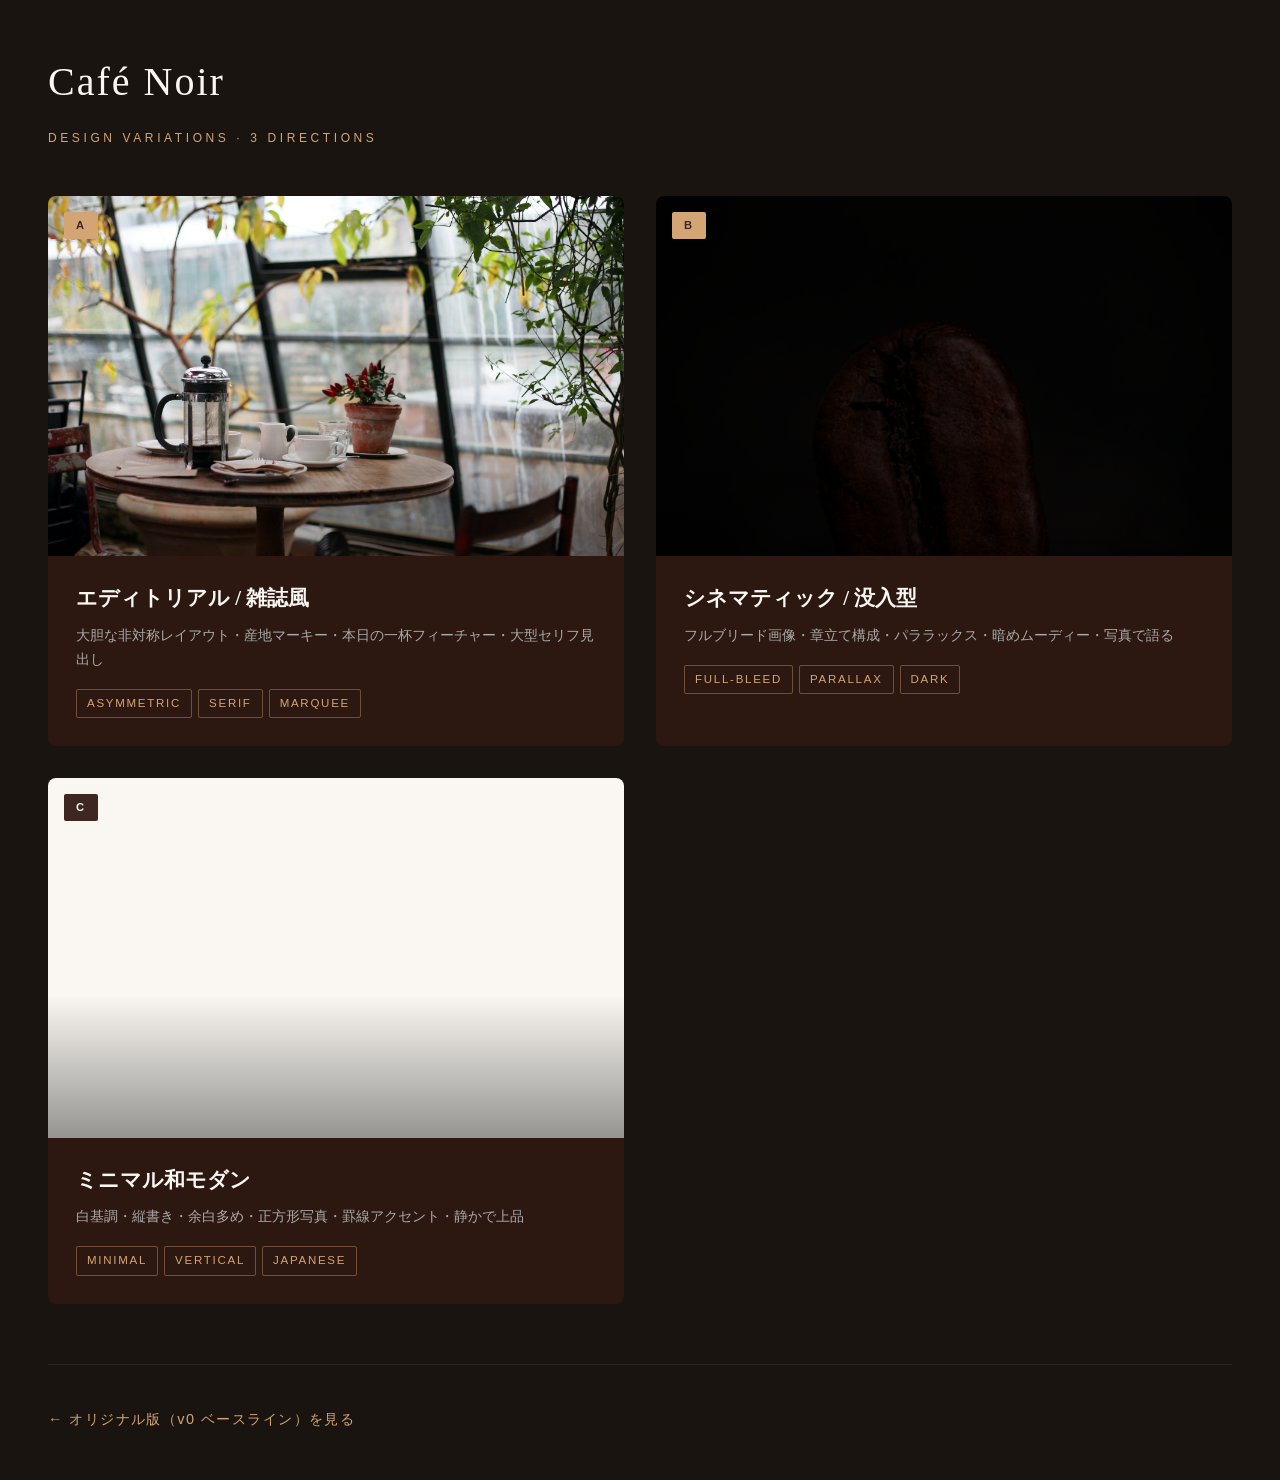
<file: index.html>
<!DOCTYPE html>
<html lang="ja">
<head>
<meta charset="UTF-8">
<title>Café Noir – Design Variations</title>
<style>
  body{font-family:-apple-system,'Hiragino Sans',sans-serif;background:#1a1410;color:#FAF7F2;margin:0;padding:48px;line-height:1.7}
  h1{font-family:'Playfair Display',serif;font-weight:400;font-size:2.5rem;letter-spacing:0.05em;margin:0 0 8px}
  .sub{color:#D4A574;letter-spacing:0.3em;font-size:0.75rem;margin-bottom:48px}
  .grid{display:grid;grid-template-columns:repeat(auto-fit,minmax(380px,1fr));gap:32px;max-width:1400px}
  .card{background:#2C1810;border-radius:8px;overflow:hidden;text-decoration:none;color:inherit;transition:transform .3s,box-shadow .3s}
  .card:hover{transform:translateY(-6px);box-shadow:0 20px 40px rgba(0,0,0,0.4)}
  .card .preview{aspect-ratio:16/10;background:#3E2723;display:flex;align-items:center;justify-content:center;font-family:'Playfair Display',serif;font-size:3rem;color:#D4A574;letter-spacing:0.1em;position:relative;overflow:hidden}
  .card .preview::after{content:'';position:absolute;inset:0;background:linear-gradient(180deg,transparent 60%,rgba(0,0,0,0.4))}
  .a .preview{background:url('images/hero.jpg') center/cover}
  .b .preview{background:linear-gradient(135deg,#1a1410,#3E2723),url('images/roast.jpg') center/cover;background-blend-mode:multiply}
  .c .preview{background:#FAF7F2;color:#3E2723;font-family:'Noto Serif JP',serif}
  .badge{position:absolute;top:16px;left:16px;background:#D4A574;color:#3E2723;padding:4px 12px;border-radius:2px;font-size:0.7rem;letter-spacing:0.2em;font-weight:700;font-family:-apple-system,sans-serif;z-index:2}
  .body{padding:24px 28px 28px}
  .title{font-family:'Noto Serif JP',serif;font-size:1.3rem;margin:0 0 8px}
  .desc{font-size:0.88rem;color:#aaa;margin:0 0 16px}
  .tag{display:inline-block;font-size:0.72rem;color:#D4A574;letter-spacing:0.15em;border:1px solid rgba(212,165,116,0.4);padding:4px 10px;border-radius:2px;margin-right:6px}
  .original{margin-top:60px;padding-top:40px;border-top:1px solid rgba(255,255,255,0.08)}
  .original a{color:#D4A574;text-decoration:none;font-size:0.9rem;letter-spacing:0.1em}
  .original a:hover{color:#fff}
</style>
</head>
<body>
<h1>Café Noir</h1>
<p class="sub">DESIGN VARIATIONS · 3 DIRECTIONS</p>

<div class="grid">
  <a href="editorial.html" class="card a">
    <div class="preview"><span class="badge">A</span></div>
    <div class="body">
      <h2 class="title">エディトリアル / 雑誌風</h2>
      <p class="desc">大胆な非対称レイアウト・産地マーキー・本日の一杯フィーチャー・大型セリフ見出し</p>
      <span class="tag">ASYMMETRIC</span><span class="tag">SERIF</span><span class="tag">MARQUEE</span>
    </div>
  </a>

  <a href="cinematic.html" class="card b">
    <div class="preview"><span class="badge">B</span></div>
    <div class="body">
      <h2 class="title">シネマティック / 没入型</h2>
      <p class="desc">フルブリード画像・章立て構成・パララックス・暗めムーディー・写真で語る</p>
      <span class="tag">FULL-BLEED</span><span class="tag">PARALLAX</span><span class="tag">DARK</span>
    </div>
  </a>

  <a href="minimal.html" class="card c">
    <div class="preview"><span class="badge" style="background:#3E2723;color:#FAF7F2">C</span></div>
    <div class="body">
      <h2 class="title">ミニマル和モダン</h2>
      <p class="desc">白基調・縦書き・余白多め・正方形写真・罫線アクセント・静かで上品</p>
      <span class="tag">MINIMAL</span><span class="tag">VERTICAL</span><span class="tag">JAPANESE</span>
    </div>
  </a>
</div>

<div class="original">
  <a href="v0.html">← オリジナル版（v0 ベースライン）を見る</a>
</div>

</body>
</html>
</file>
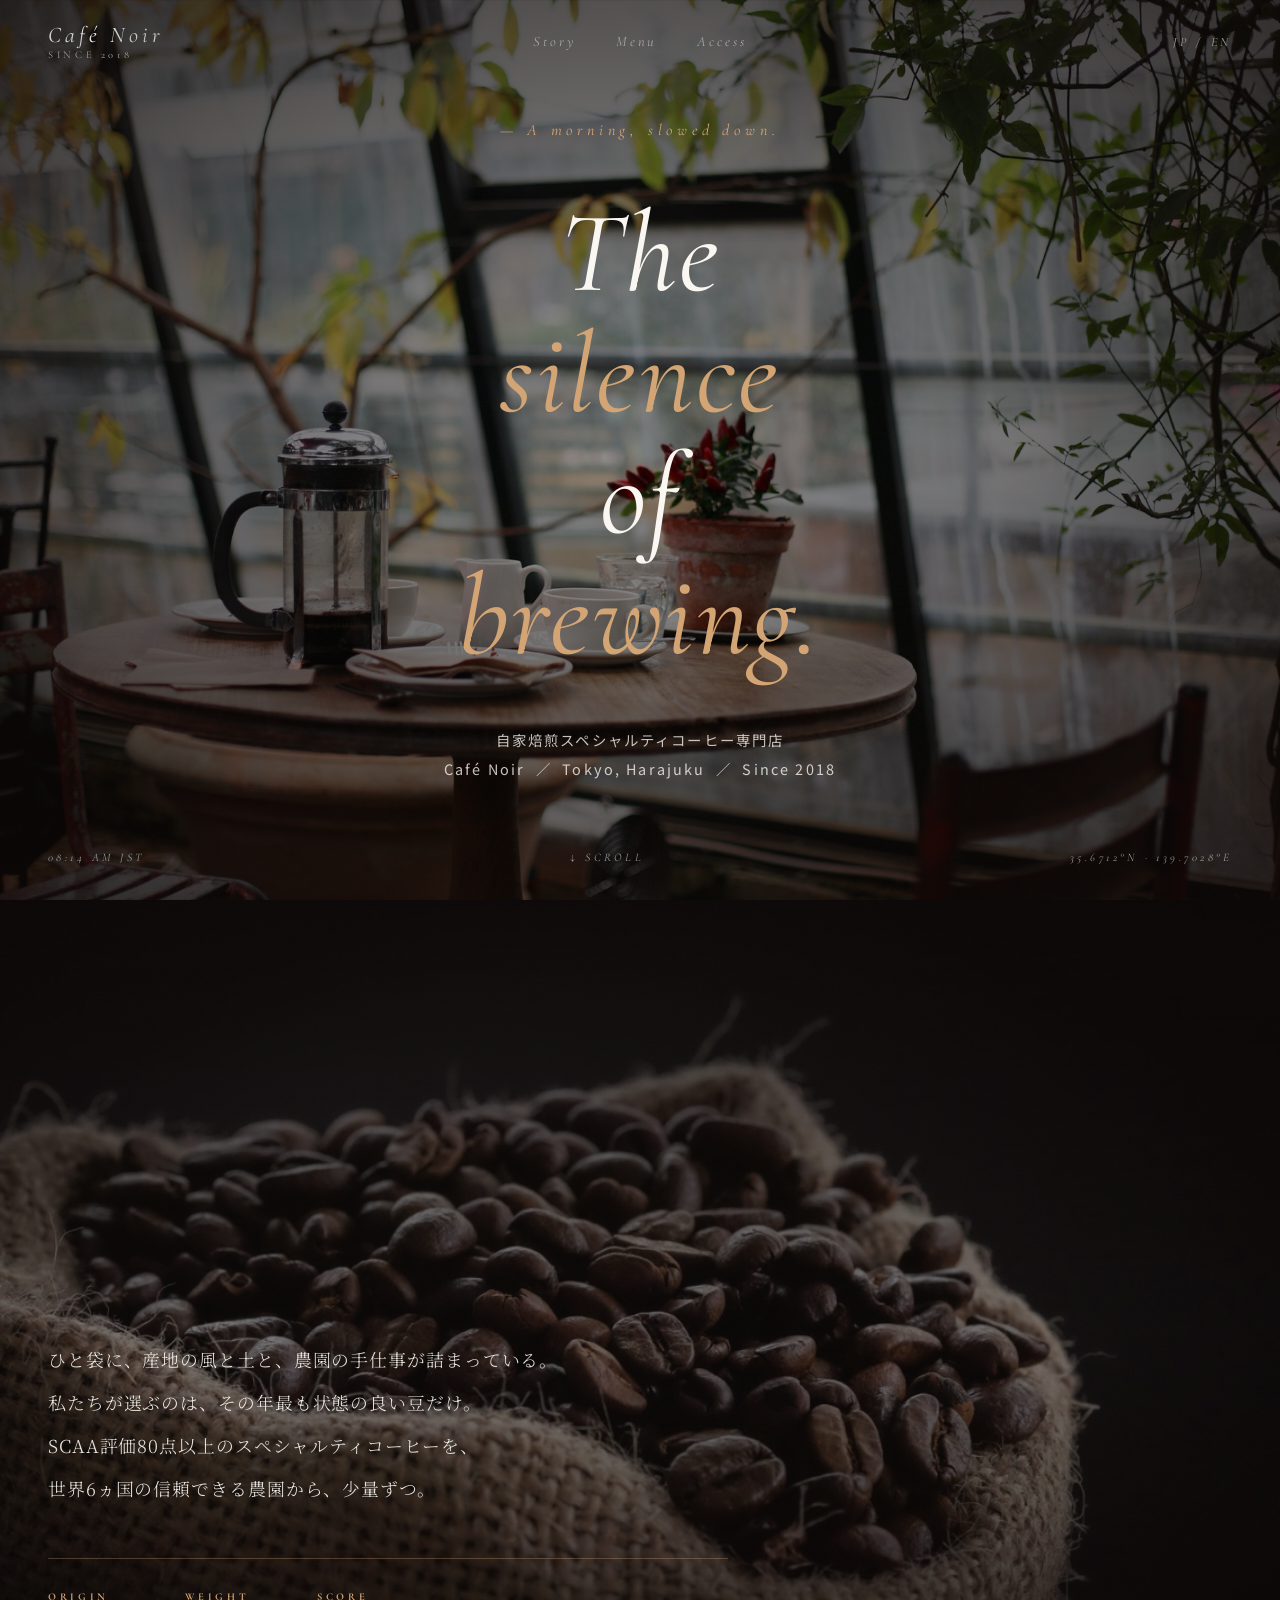
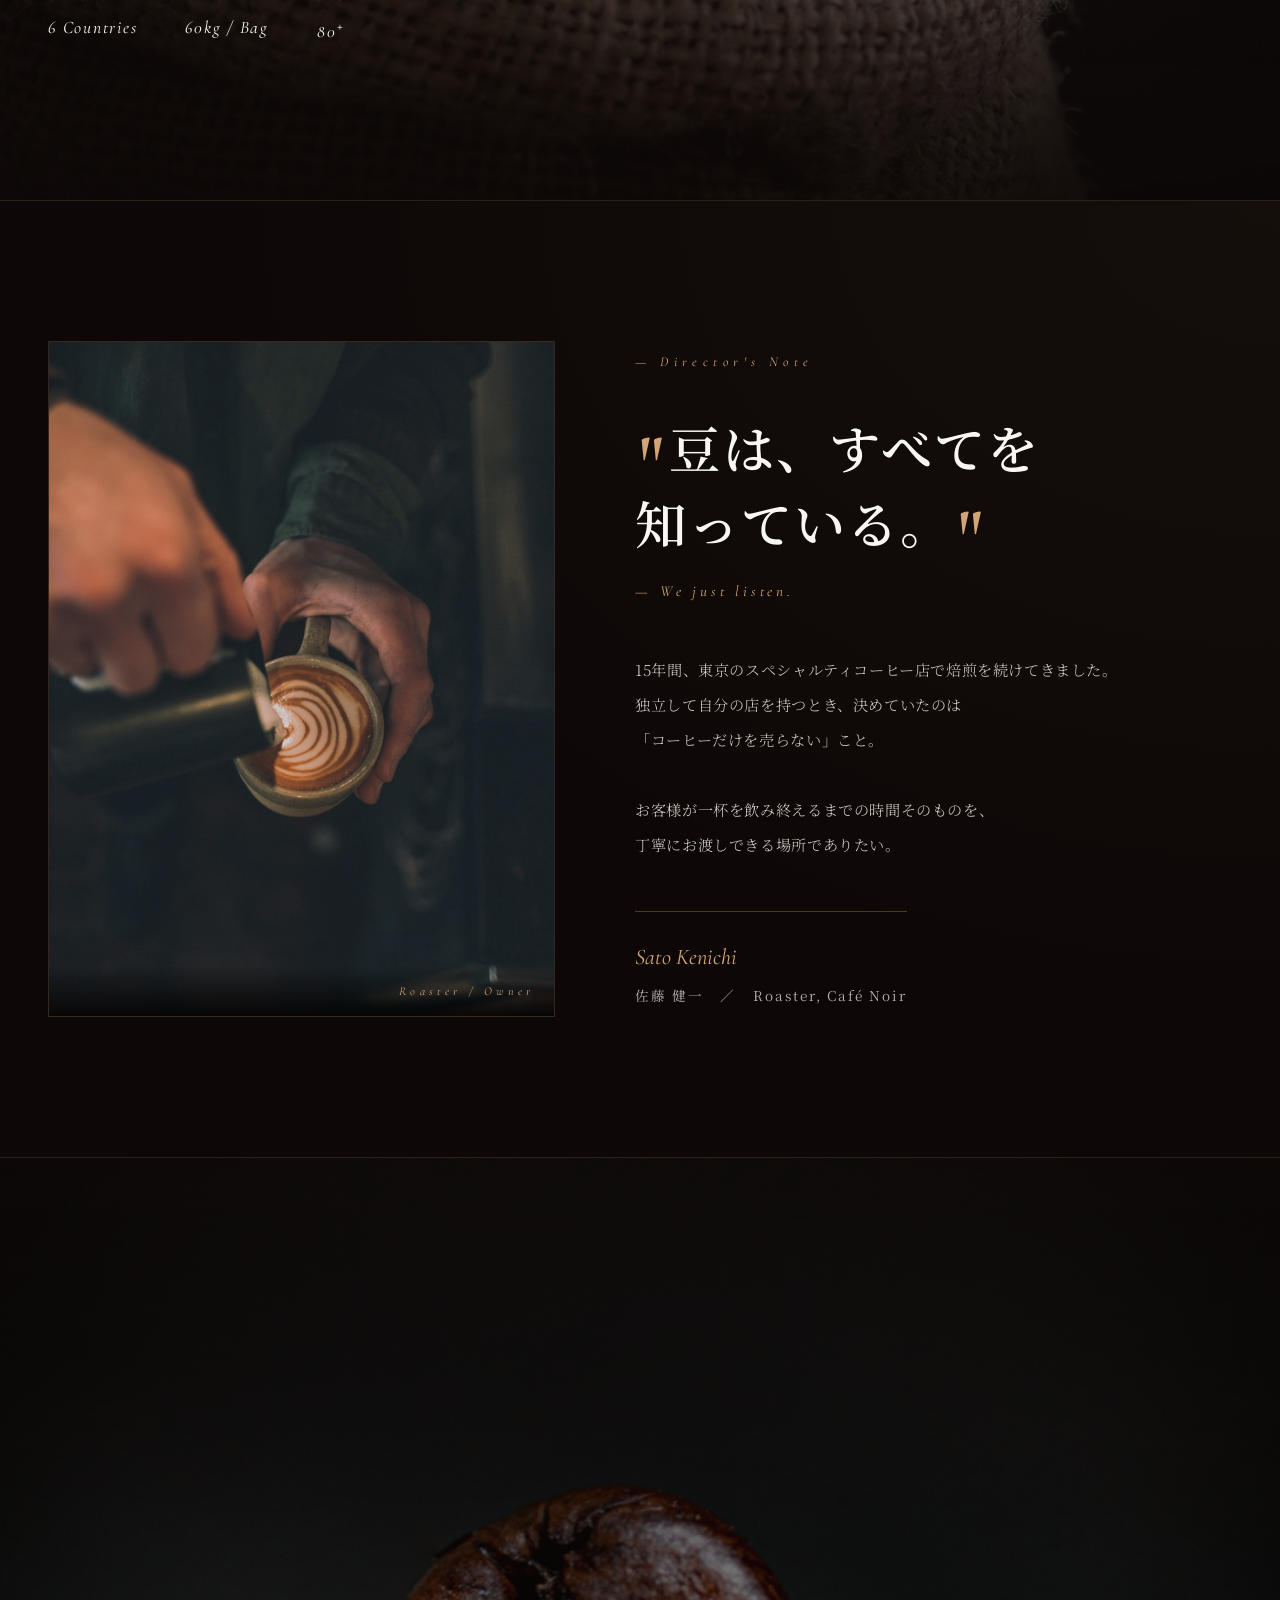
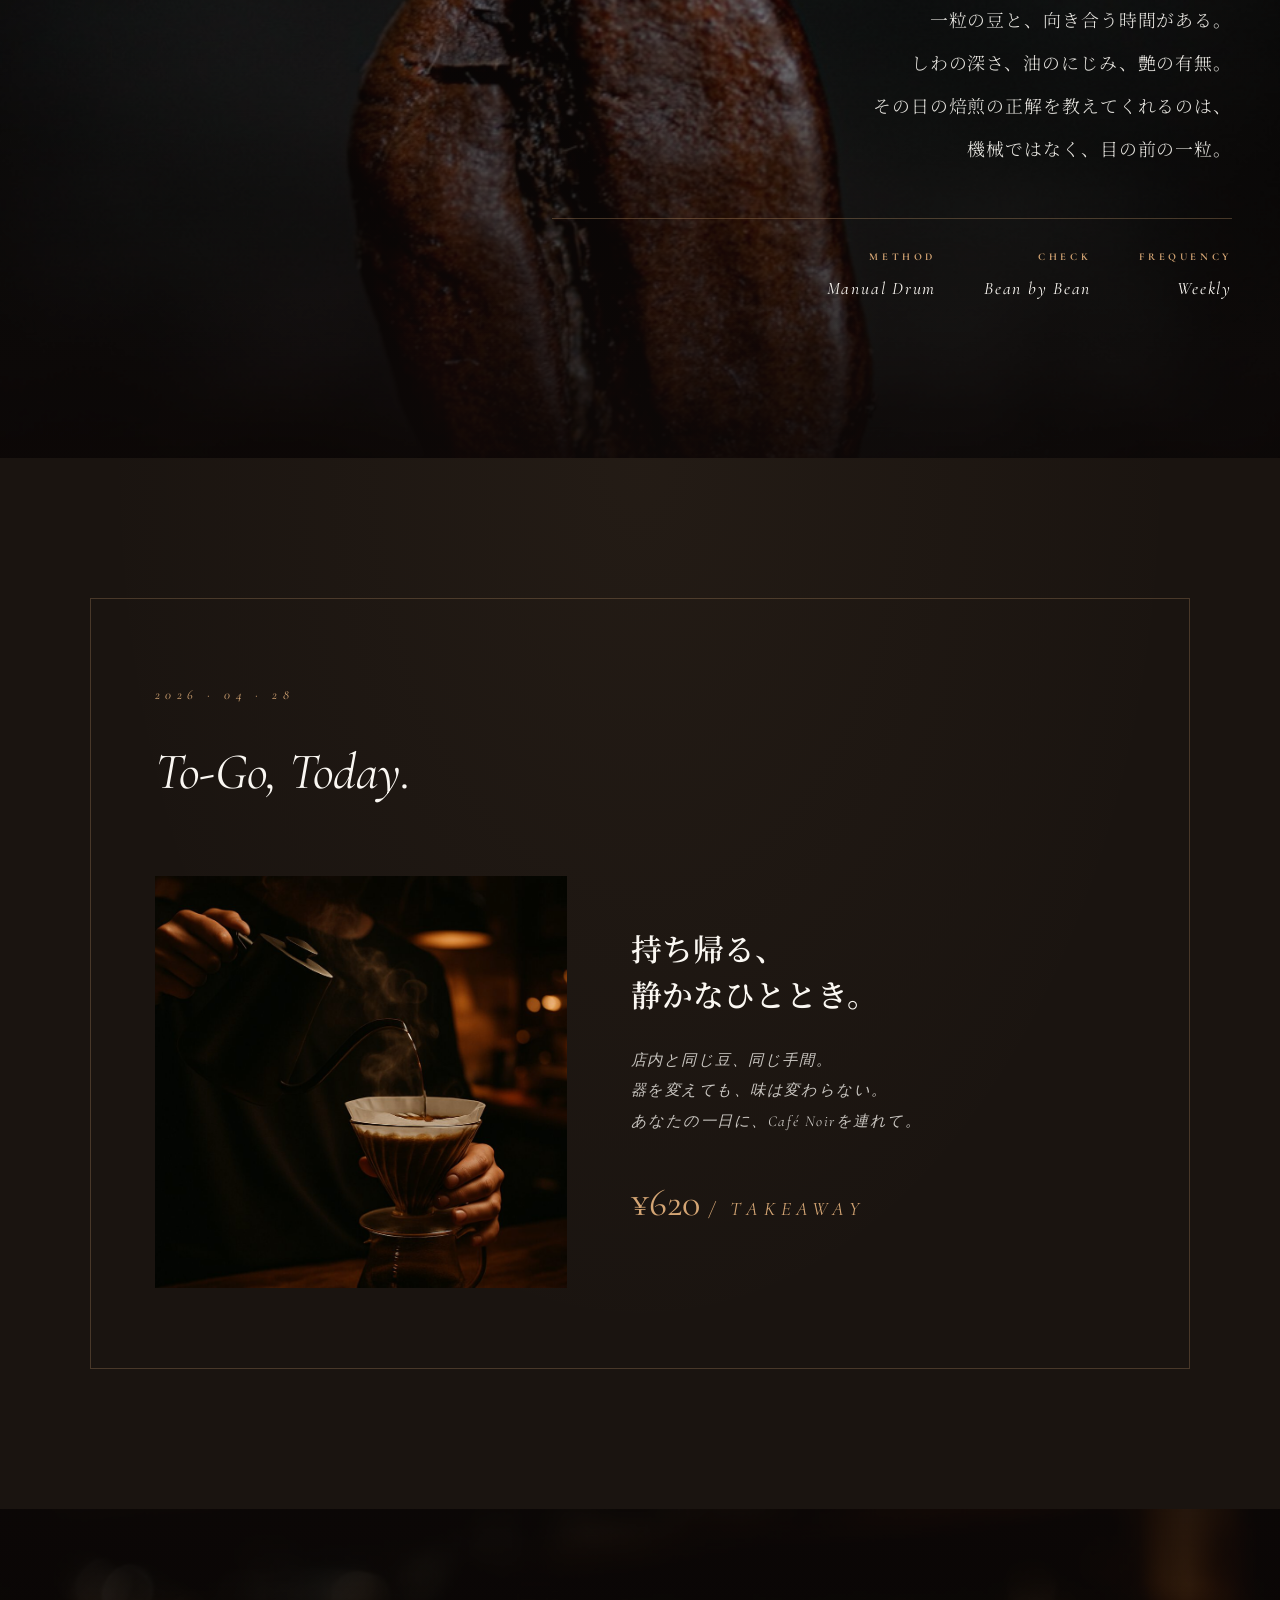
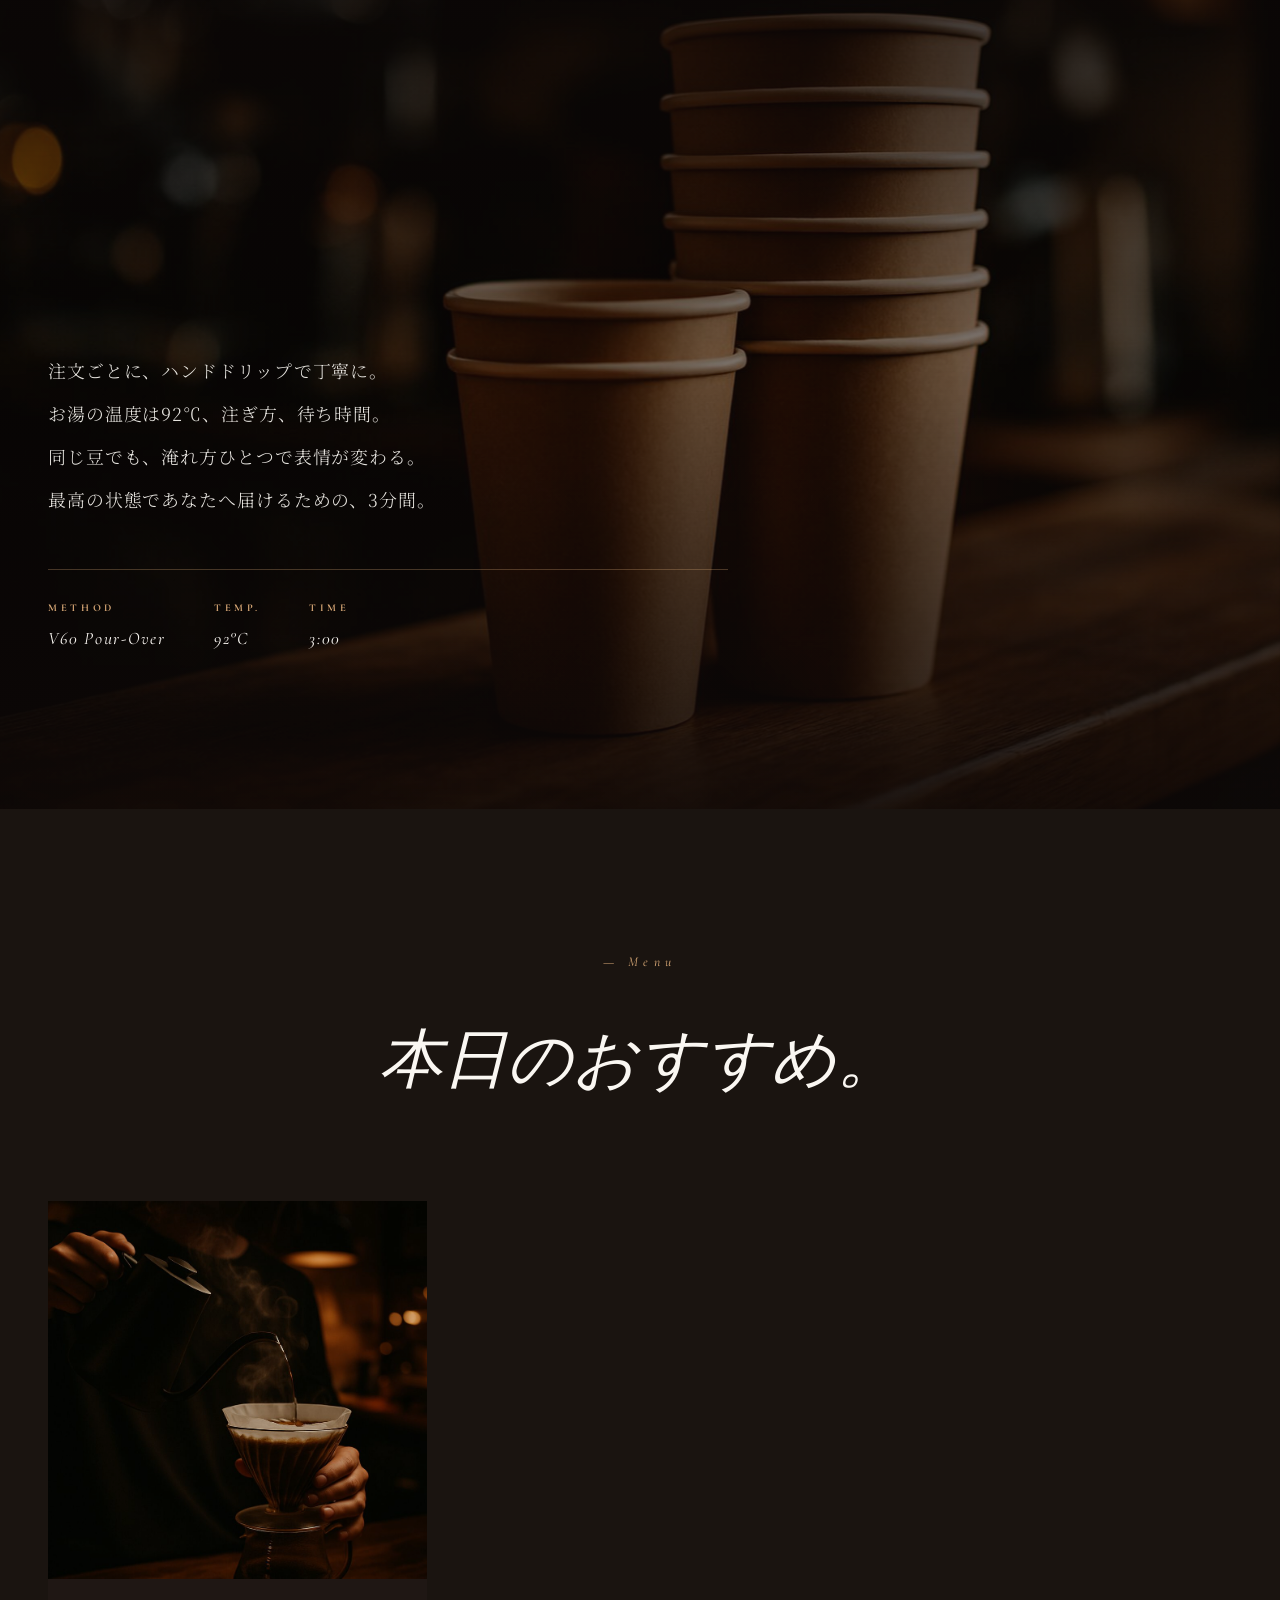
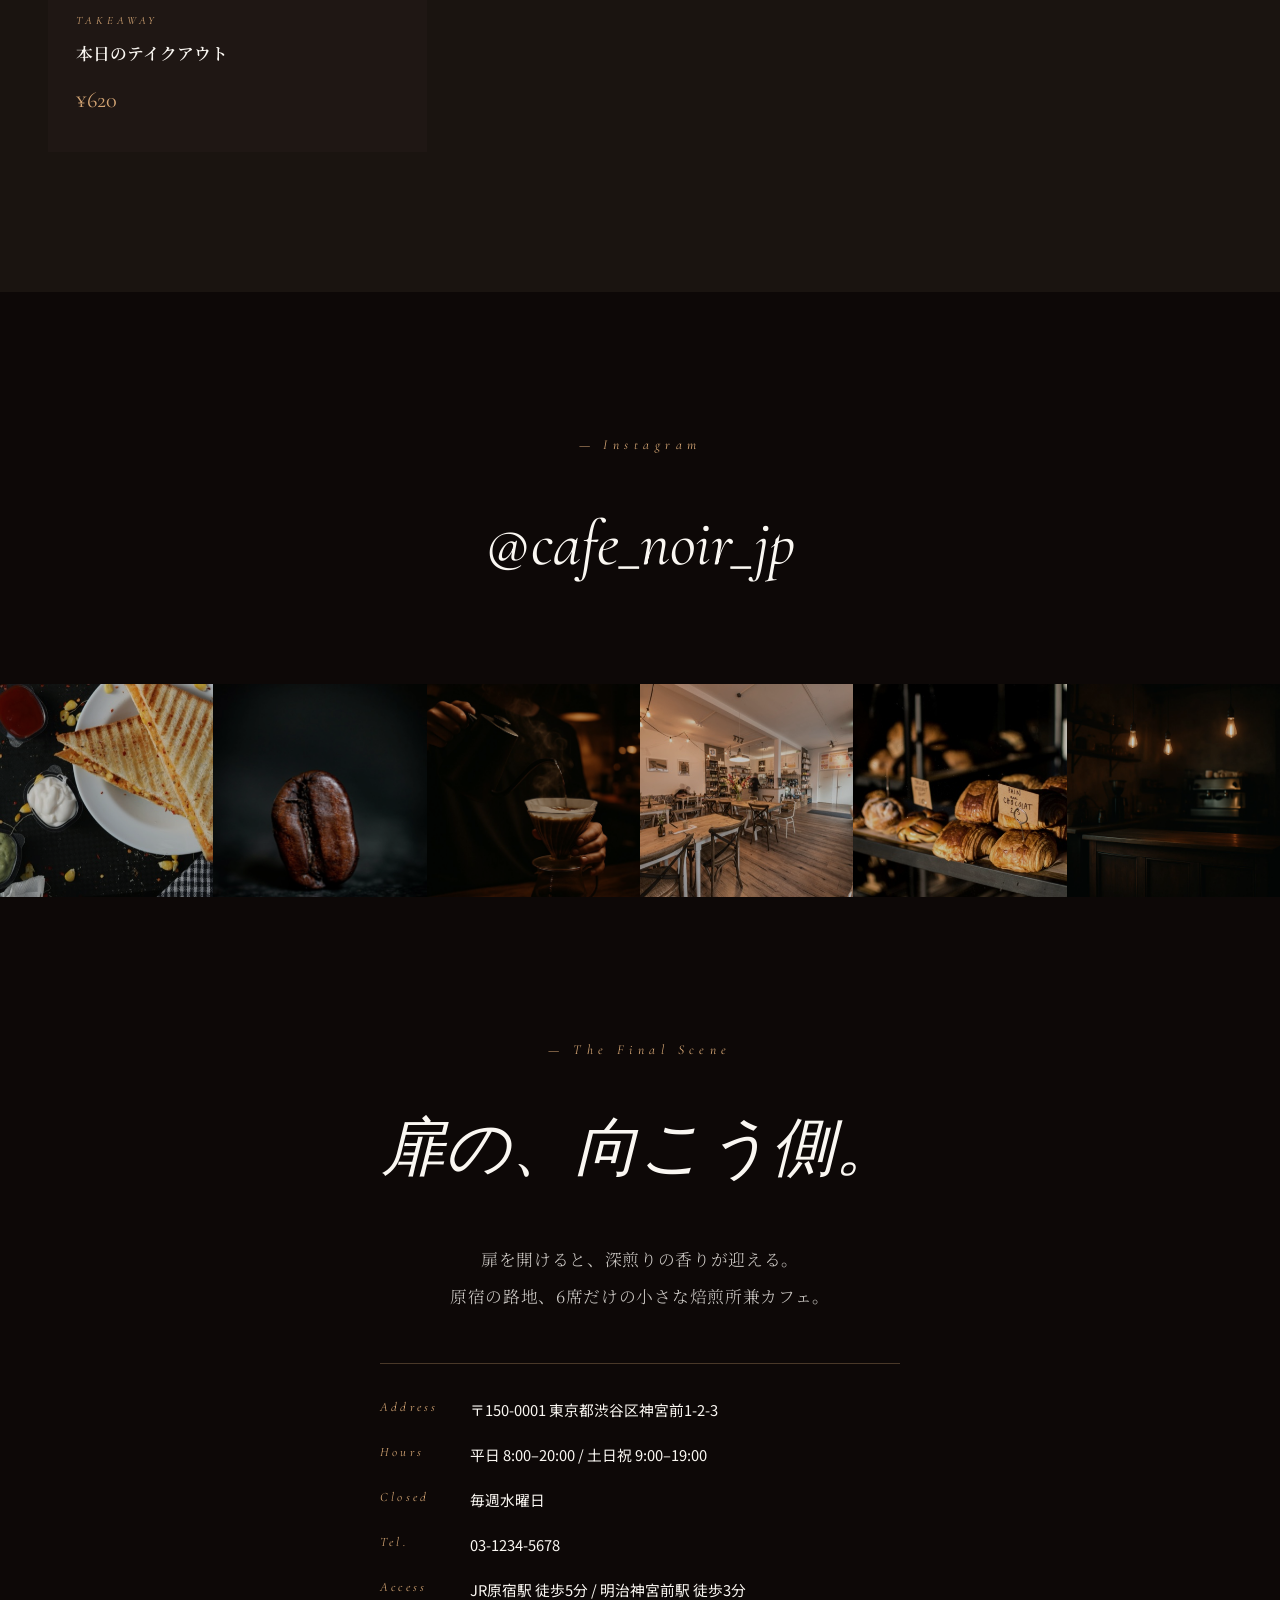
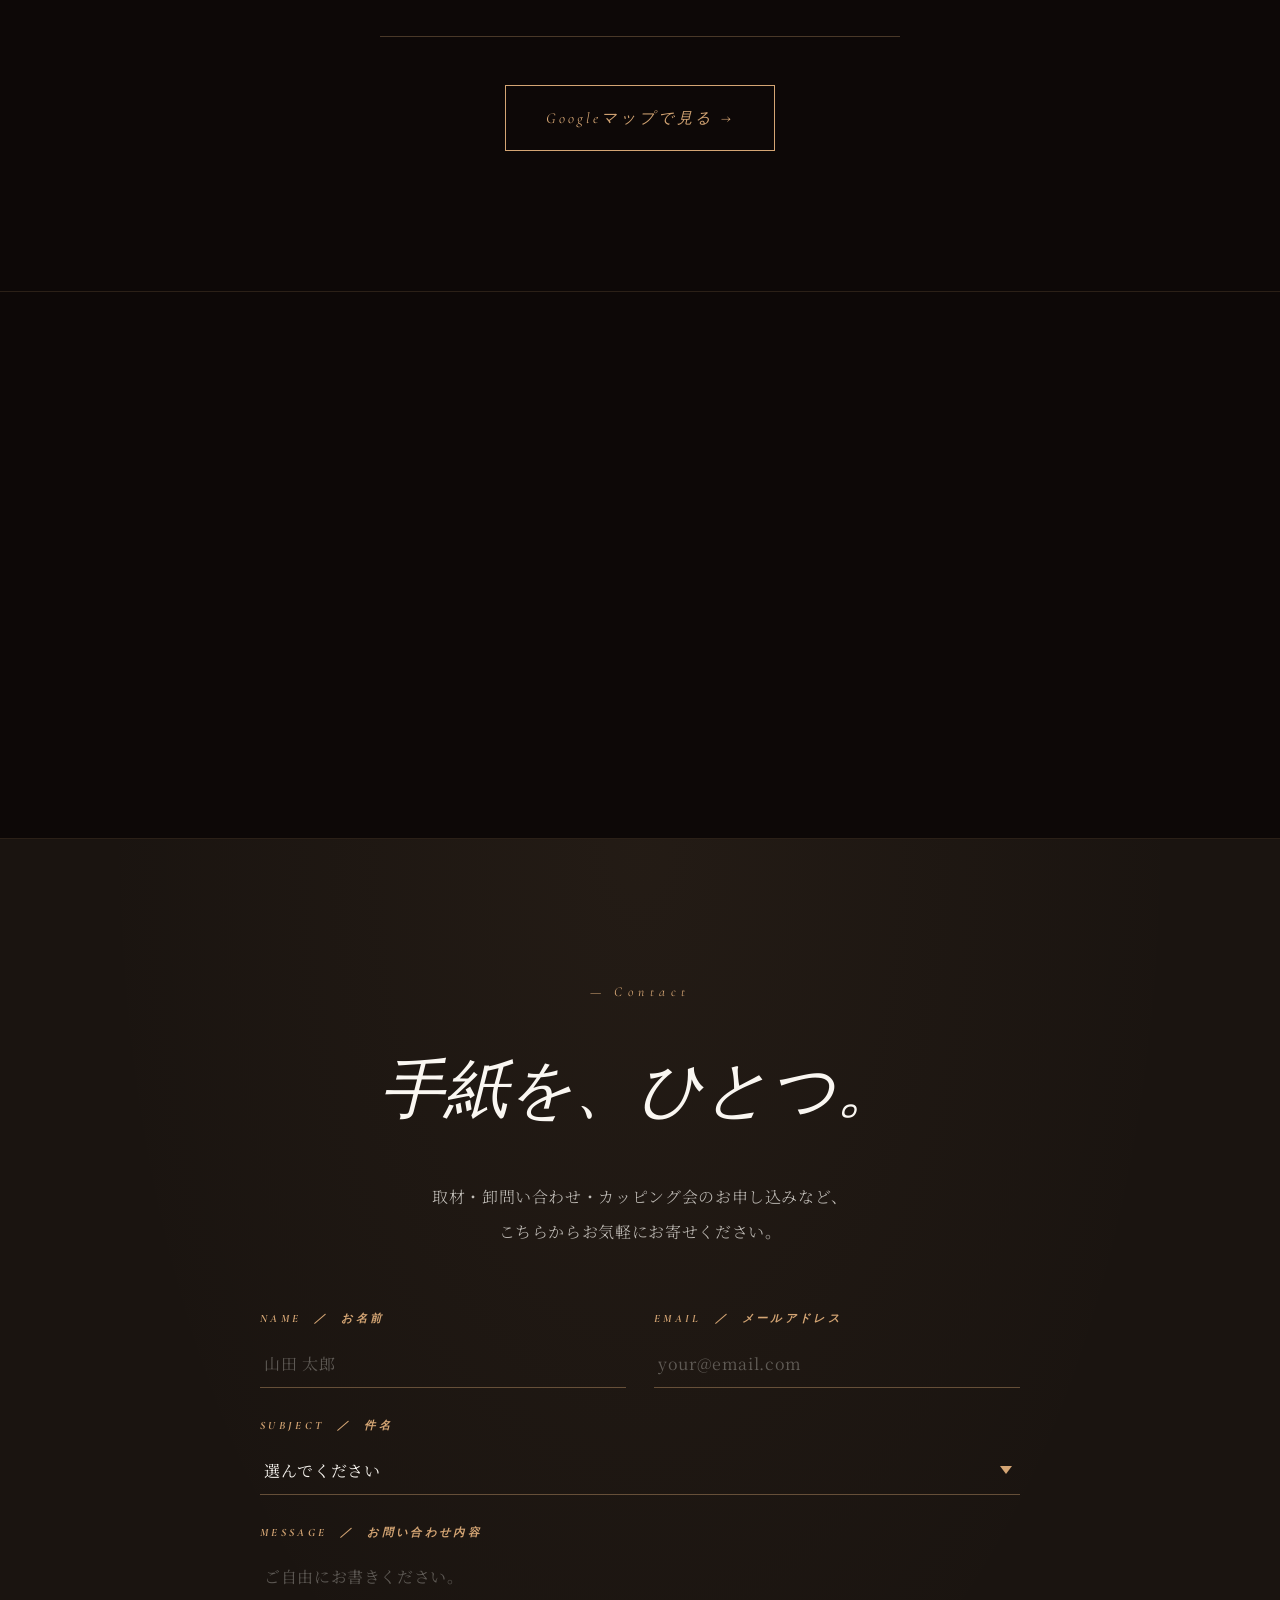
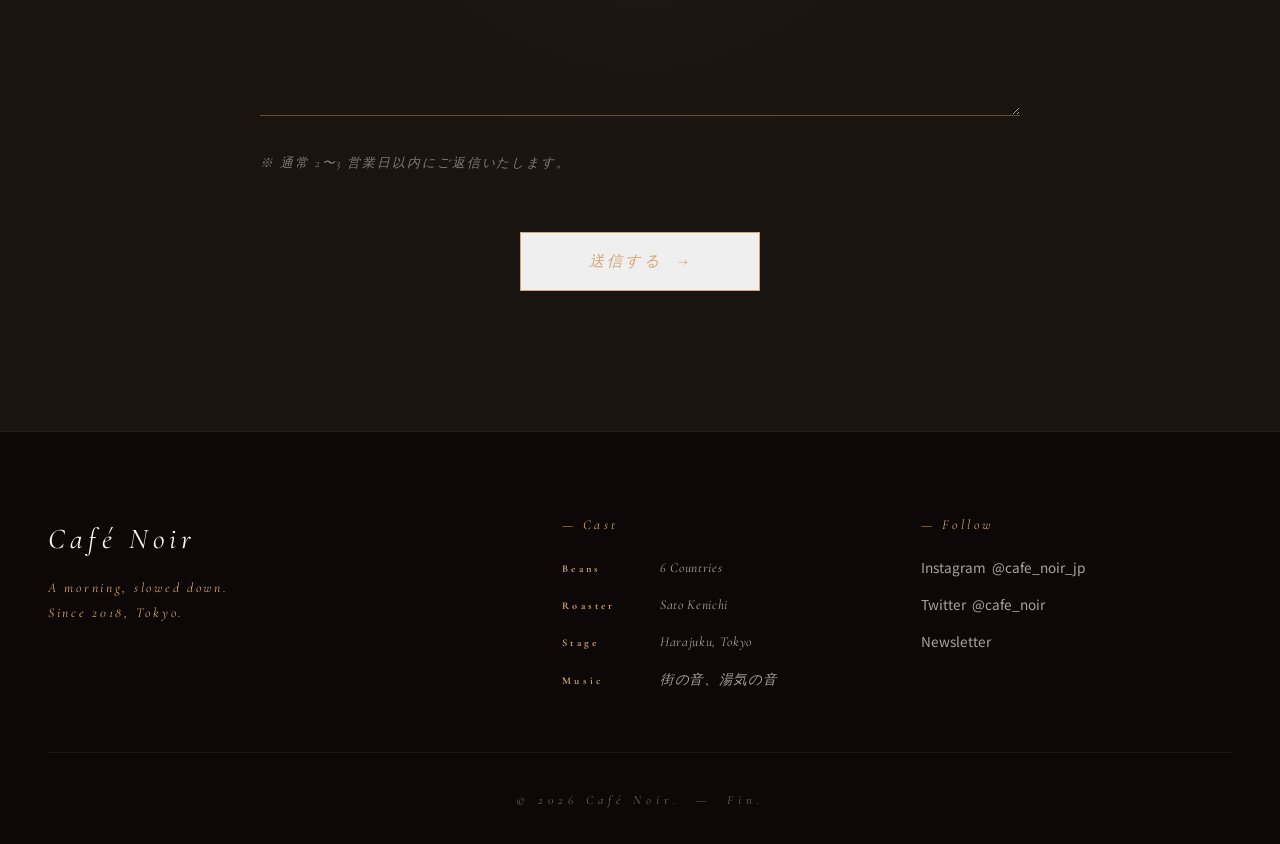
<file: cinematic.html>
<!DOCTYPE html>
<html lang="ja">
<head>
<meta charset="UTF-8">
<meta name="viewport" content="width=device-width, initial-scale=1.0">
<title>Café Noir – Cinematic</title>
<link rel="preconnect" href="https://fonts.googleapis.com">
<link rel="preconnect" href="https://fonts.gstatic.com" crossorigin>
<link href="https://fonts.googleapis.com/css2?family=Noto+Sans+JP:wght@300;400;500&family=Noto+Serif+JP:wght@300;400;600;700&family=Cormorant+Garamond:ital,wght@0,400;0,700;1,400&display=swap" rel="stylesheet">
<link rel="stylesheet" href="cinematic.css">
</head>
<body>

<header class="hd">
  <a href="index.html" class="hd__brand">
    <span>Café Noir</span>
    <small>SINCE 2018</small>
  </a>
  <nav class="hd__nav">
    <a href="#story">Story</a>
    <a href="#menu">Menu</a>
    <a href="#access">Access</a>
  </nav>
  <span class="hd__lang">JP / EN</span>
</header>

<!-- HERO: full-screen image with cinematic layered text -->
<section class="hero">
  <div class="hero__bg" style="background-image:url('images/hero.jpg')"></div>
  <div class="hero__veil"></div>
  <div class="hero__inner">
    <p class="hero__chap">— A morning, slowed down.</p>
    <h1 class="hero__title">
      <span>The</span>
      <span class="i">silence</span>
      <span>of</span>
      <span class="i">brewing.</span>
    </h1>
    <p class="hero__sub">自家焙煎スペシャルティコーヒー専門店<br>Café Noir &nbsp;／&nbsp; Tokyo, Harajuku &nbsp;／&nbsp; Since 2018</p>
  </div>
  <div class="hero__bottom">
    <span class="hero__time">08:14 AM JST</span>
    <span class="hero__scroll">↓ SCROLL</span>
    <span class="hero__loc">35.6712°N · 139.7028°E</span>
  </div>
</section>

<!-- CHAPTER 01: BEANS -->
<section class="chap chap--01" id="story">
  <div class="chap__head">
    <span class="chap__no">CHAPTER 01</span>
    <h2 class="chap__title">The Beans</h2>
    <p class="chap__sub">— 麻袋ひとつ分の、世界。</p>
  </div>
  <div class="chap__bg" style="background-image:url('images/beans.jpg')"></div>
  <div class="chap__veil"></div>
  <div class="chap__body">
    <p class="chap__txt">
      ひと袋に、産地の風と土と、農園の手仕事が詰まっている。<br>
      私たちが選ぶのは、その年最も状態の良い豆だけ。<br>
      SCAA評価80点以上のスペシャルティコーヒーを、<br>
      世界6ヵ国の信頼できる農園から、少量ずつ。
    </p>
    <div class="chap__meta">
      <div><span>ORIGIN</span>6 Countries</div>
      <div><span>WEIGHT</span>60kg / Bag</div>
      <div><span>SCORE</span>80<sup>+</sup></div>
    </div>
  </div>
</section>

<!-- DIRECTOR'S NOTE (Owner) -->
<section class="director">
  <div class="director__inner">
    <figure class="director__img">
      <img src="images/owner.jpg" alt="店主 佐藤 健一">
      <figcaption>Roaster / Owner</figcaption>
    </figure>
    <div class="director__txt">
      <p class="director__label">— Director's Note</p>
      <p class="director__quote">
        <em>"</em>豆は、すべてを<br>知っている。<em>"</em>
      </p>
      <p class="director__sub">— We just listen.</p>
      <p class="director__body">
        15年間、東京のスペシャルティコーヒー店で焙煎を続けてきました。<br>
        独立して自分の店を持つとき、決めていたのは<br>
        「コーヒーだけを売らない」こと。<br><br>
        お客様が一杯を飲み終えるまでの時間そのものを、<br>
        丁寧にお渡しできる場所でありたい。
      </p>
      <div class="director__sig">
        <span>Sato Kenichi</span>
        <p>佐藤 健一　／　Roaster, Café Noir</p>
      </div>
    </div>
  </div>
</section>

<!-- CHAPTER 02: COLOR / ROAST -->
<section class="chap chap--02">
  <div class="chap__head chap__head--right">
    <span class="chap__no">CHAPTER 02</span>
    <h2 class="chap__title">The Color</h2>
    <p class="chap__sub">— 色の正解は、豆が知っている。</p>
  </div>
  <div class="chap__bg" style="background-image:url('images/roast.jpg')"></div>
  <div class="chap__veil"></div>
  <div class="chap__body chap__body--right">
    <p class="chap__txt">
      一粒の豆と、向き合う時間がある。<br>
      しわの深さ、油のにじみ、艶の有無。<br>
      その日の焙煎の正解を教えてくれるのは、<br>
      機械ではなく、目の前の一粒。
    </p>
    <div class="chap__meta">
      <div><span>METHOD</span>Manual Drum</div>
      <div><span>CHECK</span>Bean by Bean</div>
      <div><span>FREQUENCY</span>Weekly</div>
    </div>
  </div>
</section>

<!-- TODAY'S TAKEAWAY Cinema Card -->
<section class="card-pick">
  <div class="card-pick__inner">
    <span class="card-pick__date">2026 · 04 · 28</span>
    <h3 class="card-pick__title">To-Go, Today.</h3>
    <div class="card-pick__row">
      <figure class="card-pick__img"><img src="images/menu-drip.jpg" alt=""></figure>
      <div class="card-pick__txt">
        <p class="card-pick__name">持ち帰る、<br>静かなひととき。</p>
        <p class="card-pick__notes">店内と同じ豆、同じ手間。<br>器を変えても、味は変わらない。<br>あなたの一日に、Café Noirを連れて。</p>
        <p class="card-pick__price">¥620 <small>/ TAKEAWAY</small></p>
      </div>
    </div>
  </div>
</section>

<!-- CHAPTER 03: BREWING -->
<section class="chap chap--03">
  <div class="chap__head">
    <span class="chap__no">CHAPTER 03</span>
    <h2 class="chap__title">The Brew</h2>
    <p class="chap__sub">— 一杯ずつ、丁寧に。</p>
  </div>
  <div class="chap__bg" style="background-image:url('images/brew.jpg')"></div>
  <div class="chap__veil"></div>
  <div class="chap__body">
    <p class="chap__txt">
      注文ごとに、ハンドドリップで丁寧に。<br>
      お湯の温度は92℃、注ぎ方、待ち時間。<br>
      同じ豆でも、淹れ方ひとつで表情が変わる。<br>
      最高の状態であなたへ届けるための、3分間。
    </p>
    <div class="chap__meta">
      <div><span>METHOD</span>V60 Pour-Over</div>
      <div><span>TEMP.</span>92°C</div>
      <div><span>TIME</span>3:00</div>
    </div>
  </div>
</section>

<!-- MENU GALLERY -->
<section class="gal" id="menu">
  <div class="gal__head">
    <span class="chap__no">— Menu</span>
    <h2 class="gal__title">本日のおすすめ。</h2>
  </div>
  <div class="gal__grid" id="menu-grid">
    <!-- MicroCMS から動的に読み込まれます -->
  </div>
</section>

<!-- INSTAGRAM full-bleed -->
<section class="ig">
  <div class="ig__head">
    <span class="chap__no">— Instagram</span>
    <h2 class="gal__title">@cafe_noir_jp</h2>
  </div>
  <div class="ig__strip">
    <a href="#" class="ig__i"><img src="images/ig1.jpg" alt=""></a>
    <a href="#" class="ig__i"><img src="images/ig2.jpg" alt=""></a>
    <a href="#" class="ig__i"><img src="images/ig3.jpg" alt=""></a>
    <a href="#" class="ig__i"><img src="images/ig4.jpg" alt=""></a>
    <a href="#" class="ig__i"><img src="images/ig5.jpg" alt=""></a>
    <a href="#" class="ig__i"><img src="images/ig6.jpg" alt=""></a>
  </div>
</section>

<!-- ACCESS -->
<section class="acc" id="access">
  <div class="acc__bg" style="background-image:url('images/exterior.jpg')"></div>
  <div class="acc__veil"></div>
  <div class="acc__inner">
    <span class="chap__no">— The Final Scene</span>
    <h2 class="gal__title">扉の、向こう側。</h2>
    <p class="acc__lead">扉を開けると、深煎りの香りが迎える。<br>原宿の路地、6席だけの小さな焙煎所兼カフェ。</p>
    <dl class="acc__dl">
      <dt>Address</dt><dd>〒150-0001 東京都渋谷区神宮前1-2-3</dd>
      <dt>Hours</dt><dd>平日 8:00–20:00 / 土日祝 9:00–19:00</dd>
      <dt>Closed</dt><dd>毎週水曜日</dd>
      <dt>Tel.</dt><dd>03-1234-5678</dd>
      <dt>Access</dt><dd>JR原宿駅 徒歩5分 / 明治神宮前駅 徒歩3分</dd>
    </dl>
    <a href="https://www.google.com/maps/search/?api=1&query=%E6%9D%B1%E4%BA%AC%E9%83%BD%E6%B8%8B%E8%B0%B7%E5%8C%BA%E7%A5%9E%E5%AE%AE%E5%89%8D1-2-3" target="_blank" rel="noopener" class="btn">Googleマップで見る →</a>
  </div>
</section>

<!-- MAP -->
<section class="map">
  <div class="map__inner">
    <iframe
      src="https://maps.google.com/maps?q=%E6%9D%B1%E4%BA%AC%E9%83%BD%E6%B8%8B%E8%B0%B7%E5%8C%BA%E7%A5%9E%E5%AE%AE%E5%89%8D1-2-3&hl=ja&z=17&output=embed"
      width="100%" height="100%" style="border:0;" allowfullscreen="" loading="lazy" referrerpolicy="no-referrer-when-downgrade"
      title="Café Noir – Map"></iframe>
  </div>
</section>

<!-- CONTACT -->
<section class="contact" id="contact">
  <div class="contact__inner">
    <span class="chap__no">— Contact</span>
    <h2 class="gal__title">手紙を、ひとつ。</h2>
    <p class="contact__lead">取材・卸問い合わせ・カッピング会のお申し込みなど、<br>こちらからお気軽にお寄せください。</p>

    <form class="contact__form" onsubmit="cnFakeSubmit(event)">
      <div class="contact__row">
        <label class="contact__field">
          <span>NAME &nbsp;／&nbsp; お名前</span>
          <input type="text" name="name" required placeholder="山田 太郎">
        </label>
        <label class="contact__field">
          <span>EMAIL &nbsp;／&nbsp; メールアドレス</span>
          <input type="email" name="email" required placeholder="your@email.com">
        </label>
      </div>
      <label class="contact__field">
        <span>SUBJECT &nbsp;／&nbsp; 件名</span>
        <select name="subject" required>
          <option value="">選んでください</option>
          <option>取材・撮影のご依頼</option>
          <option>卸・OEMのご相談</option>
          <option>カッピング会・ワークショップ</option>
          <option>豆の通信販売について</option>
          <option>その他</option>
        </select>
      </label>
      <label class="contact__field">
        <span>MESSAGE &nbsp;／&nbsp; お問い合わせ内容</span>
        <textarea name="message" rows="6" required placeholder="ご自由にお書きください。"></textarea>
      </label>
      <p class="contact__note">※ 通常 2〜3 営業日以内にご返信いたします。</p>
      <button type="submit" class="btn">送信する &nbsp;→</button>
      <p class="contact__success" id="cnSuccess">
        — Thank you. お問い合わせを受け付けました。<br>
        後ほどメールにてご連絡いたします。
      </p>
    </form>
  </div>
</section>

<script>
function cnFakeSubmit(e){
  e.preventDefault();
  const f = e.target;
  f.querySelectorAll('input,select,textarea,button').forEach(el => el.disabled = true);
  document.getElementById('cnSuccess').classList.add('is-show');
}
</script>

<script>
// MicroCMS メニュー取得
// YOUR_API_KEY を自分のAPIキーに置き換えてください
const MICROCMS_API_KEY = 'auFJ6m605zLL6A9Dqz2Lk2ffT1larFMCia5l';
const MICROCMS_ENDPOINT = 'https://cafe-noir.microcms.io/api/v1/menu?limit=20';

const menuImageMap = {
  'エスプレッソ':       'images/menu-espresso.jpg',
  'ドリップコーヒー':   'images/menu-drip.jpg',
  'カフェラテ':         'images/menu-latte.jpg',
  'カプチーノ':         'images/menu-cappuccino.jpg',
  'フラットホワイト':   'images/menu-flatwhite.jpg',
  'コールドブリュー':   'images/menu-coldbrew.jpg',
  'シーズナルラテ':     'images/menu-seasonal-latte.jpg',
  'アフォガート':       'images/menu-affogato.jpg',
  'クロワッサン':       'images/menu-croissant.jpg',
  'バナナブレッド':     'images/menu-banana-bread.jpg',
  'バスクチーズケーキ': 'images/menu-basque-cheesecake.jpg',
};

fetch(MICROCMS_ENDPOINT, {
  headers: { 'X-MICROCMS-API-KEY': MICROCMS_API_KEY }
})
  .then(res => res.json())
  .then(data => {
    const grid = document.getElementById('menu-grid');
    grid.innerHTML = data.contents.map((item) => `
      <article class="gc">
        <figure class="gc__img"><img src="${(item.image && item.image.url) || menuImageMap[item.name] || 'images/menu-drip.jpg'}" alt="${item.name}"></figure>
        <div class="gc__b">
          <p class="gc__cat">${item.category}</p>
          <h3>${item.name}</h3>
          <p class="gc__p">¥${item.price}</p>
        </div>
      </article>
    `).join('');
  })
  .catch(() => {
    // API取得失敗時はフォールバック表示
    document.getElementById('menu-grid').innerHTML = `
      <article class="gc"><figure class="gc__img"><img src="images/menu-drip.jpg" alt=""></figure>
        <div class="gc__b"><p class="gc__cat">TAKEAWAY</p><h3>本日のテイクアウト</h3><p class="gc__p">¥620</p></div>
      </article>`;
  });
</script>

<!-- CREDITS -->
<footer class="ft">
  <div class="ft__inner">
    <div class="ft__main">
      <p class="ft__name">Café Noir</p>
      <p class="ft__tag">A morning, slowed down.<br>Since 2018, Tokyo.</p>
    </div>
    <div class="ft__credits">
      <h4>— Cast</h4>
      <ul>
        <li><span>Beans</span> 6 Countries</li>
        <li><span>Roaster</span> Sato Kenichi</li>
        <li><span>Stage</span> Harajuku, Tokyo</li>
        <li><span>Music</span> 街の音、湯気の音</li>
      </ul>
    </div>
    <div class="ft__follow">
      <h4>— Follow</h4>
      <ul>
        <li><a href="#">Instagram &nbsp;@cafe_noir_jp</a></li>
        <li><a href="#">Twitter &nbsp;@cafe_noir</a></li>
        <li><a href="#">Newsletter</a></li>
      </ul>
    </div>
  </div>
  <p class="ft__copy">© 2026 Café Noir. &nbsp;—&nbsp; Fin.</p>
</footer>

</body>
</html>
</file>
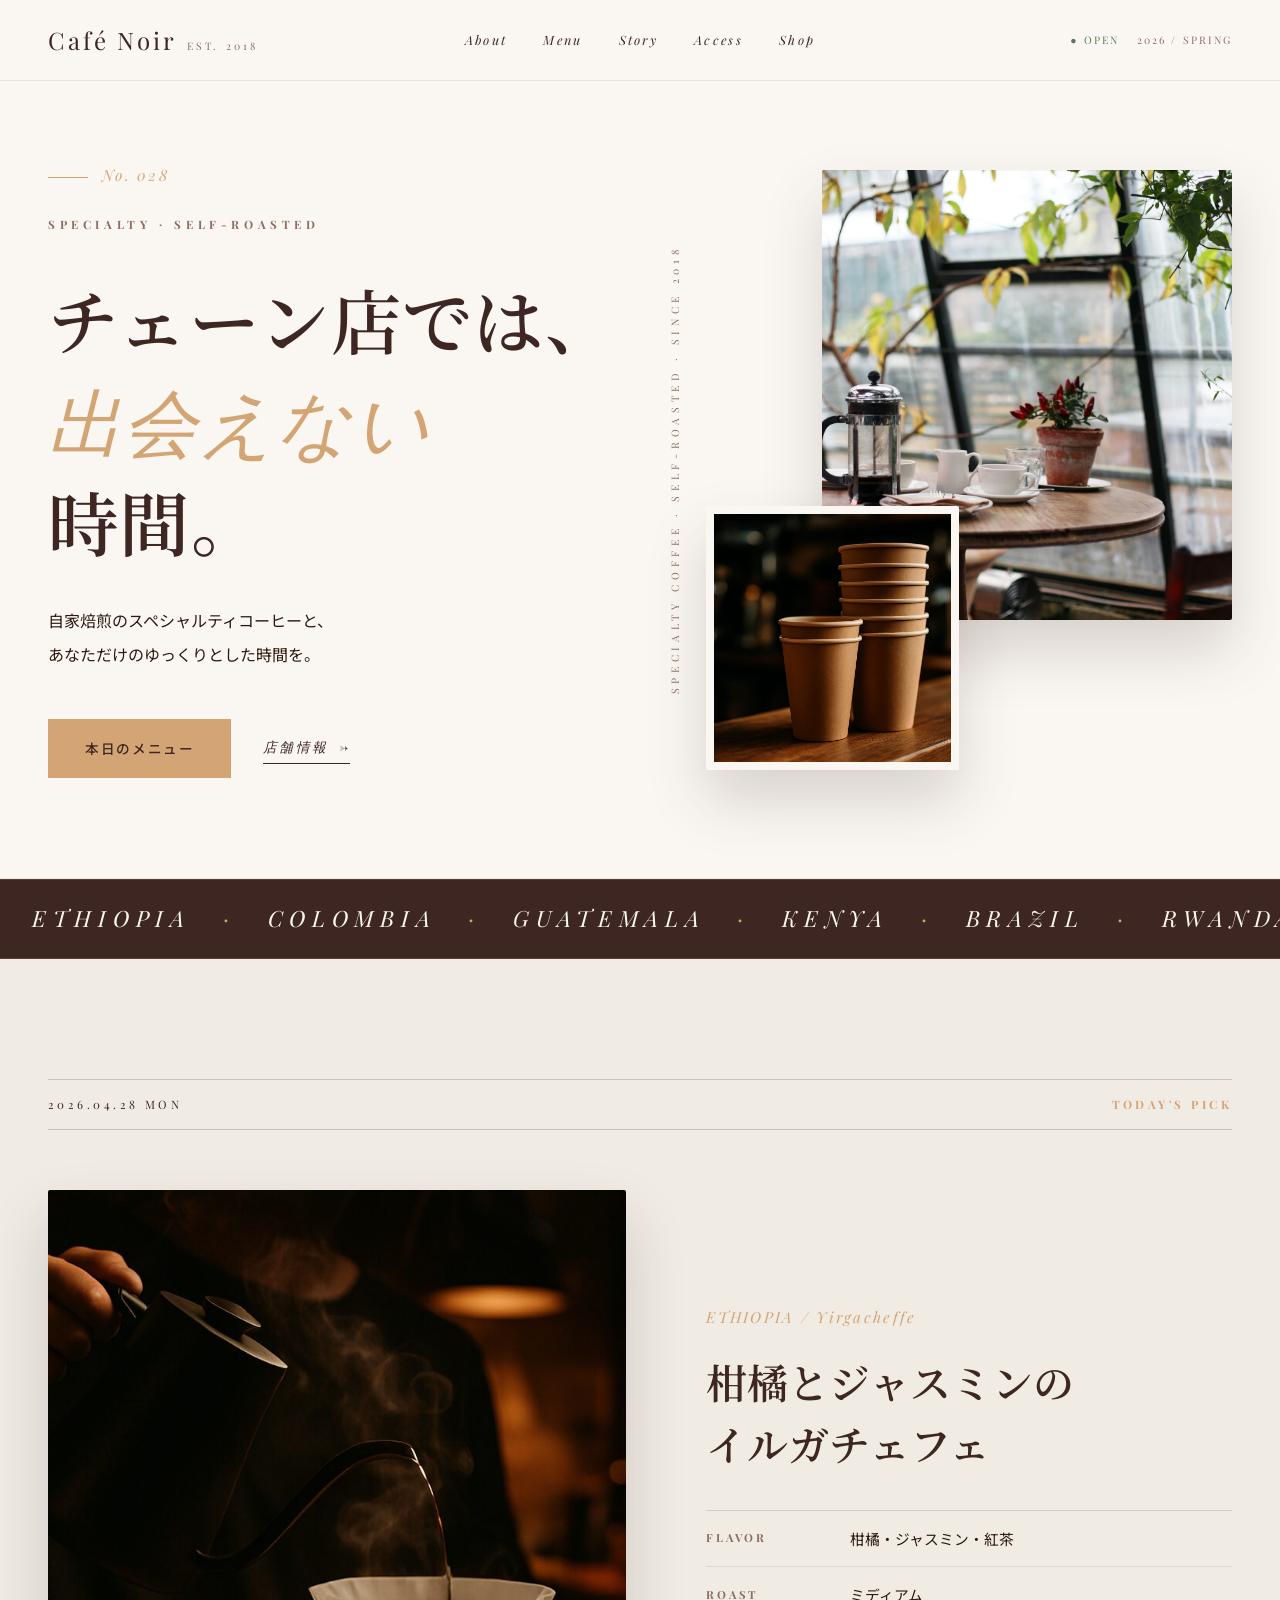
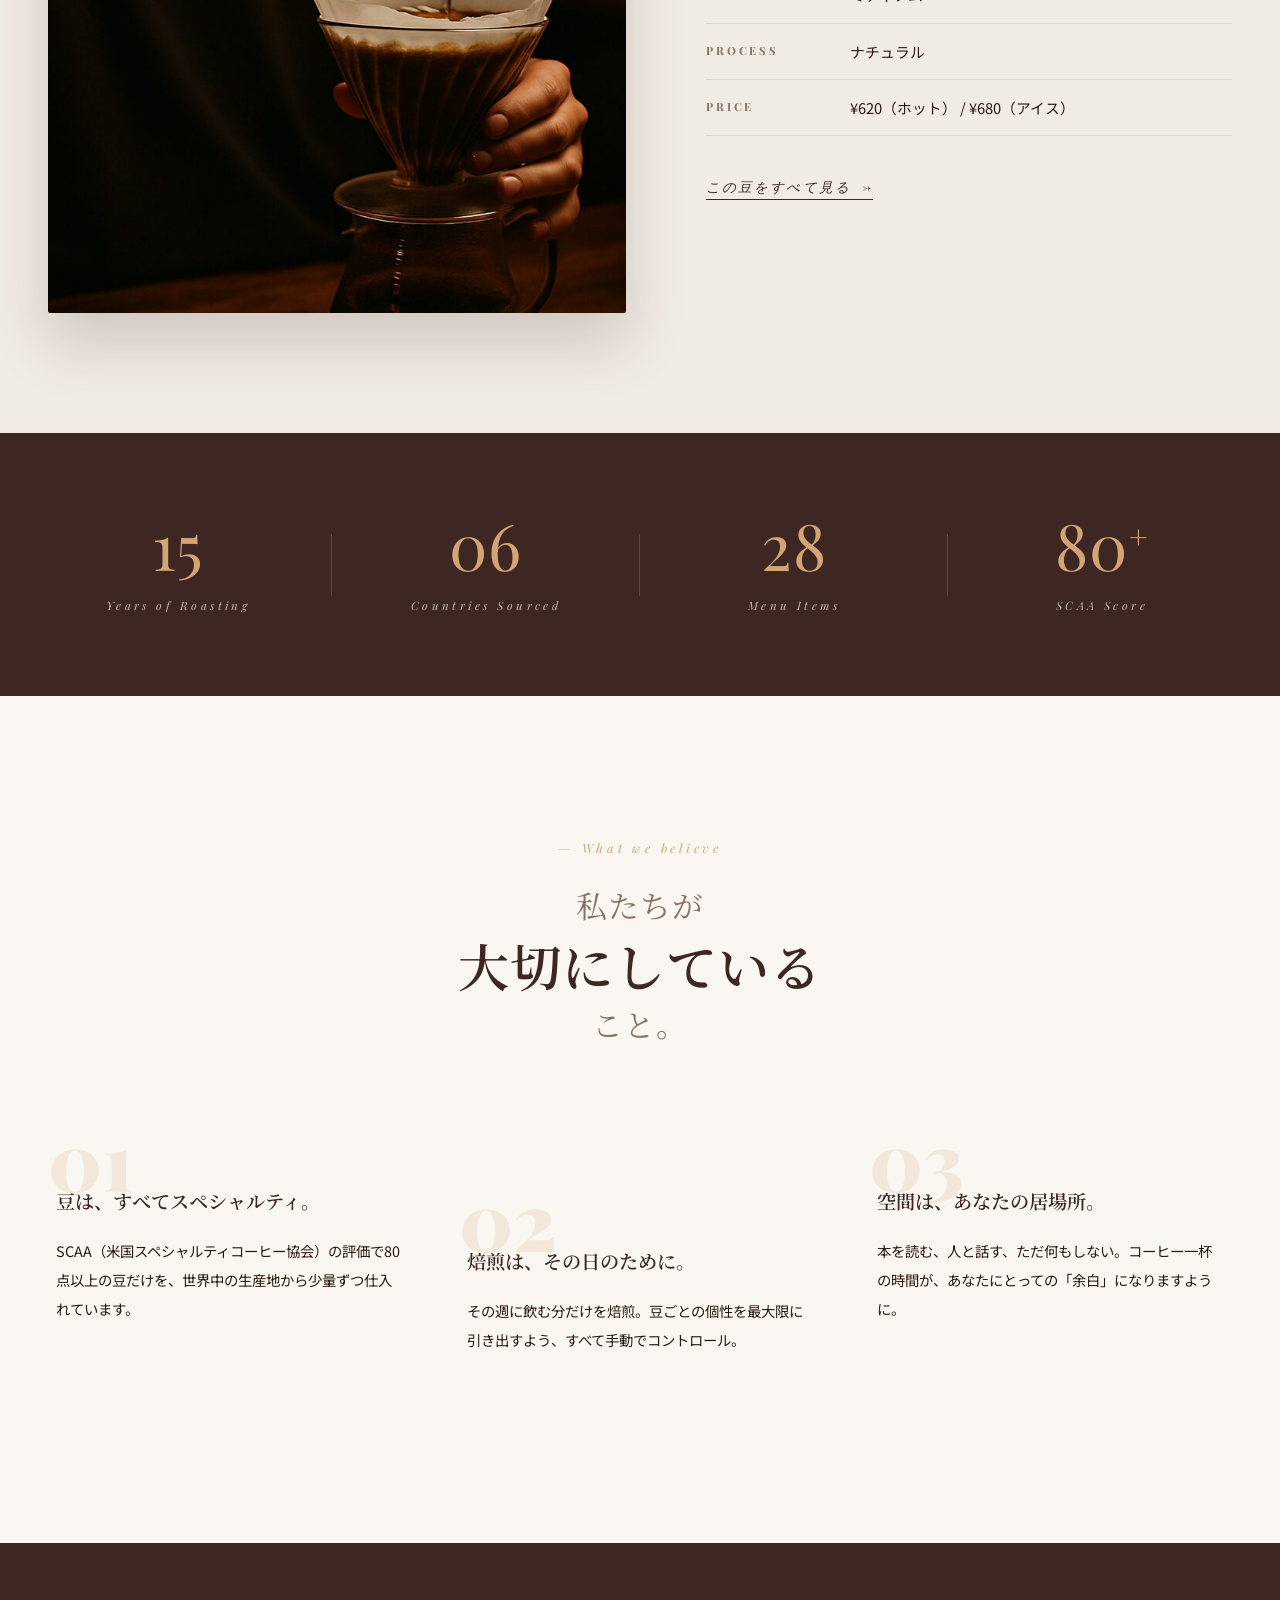
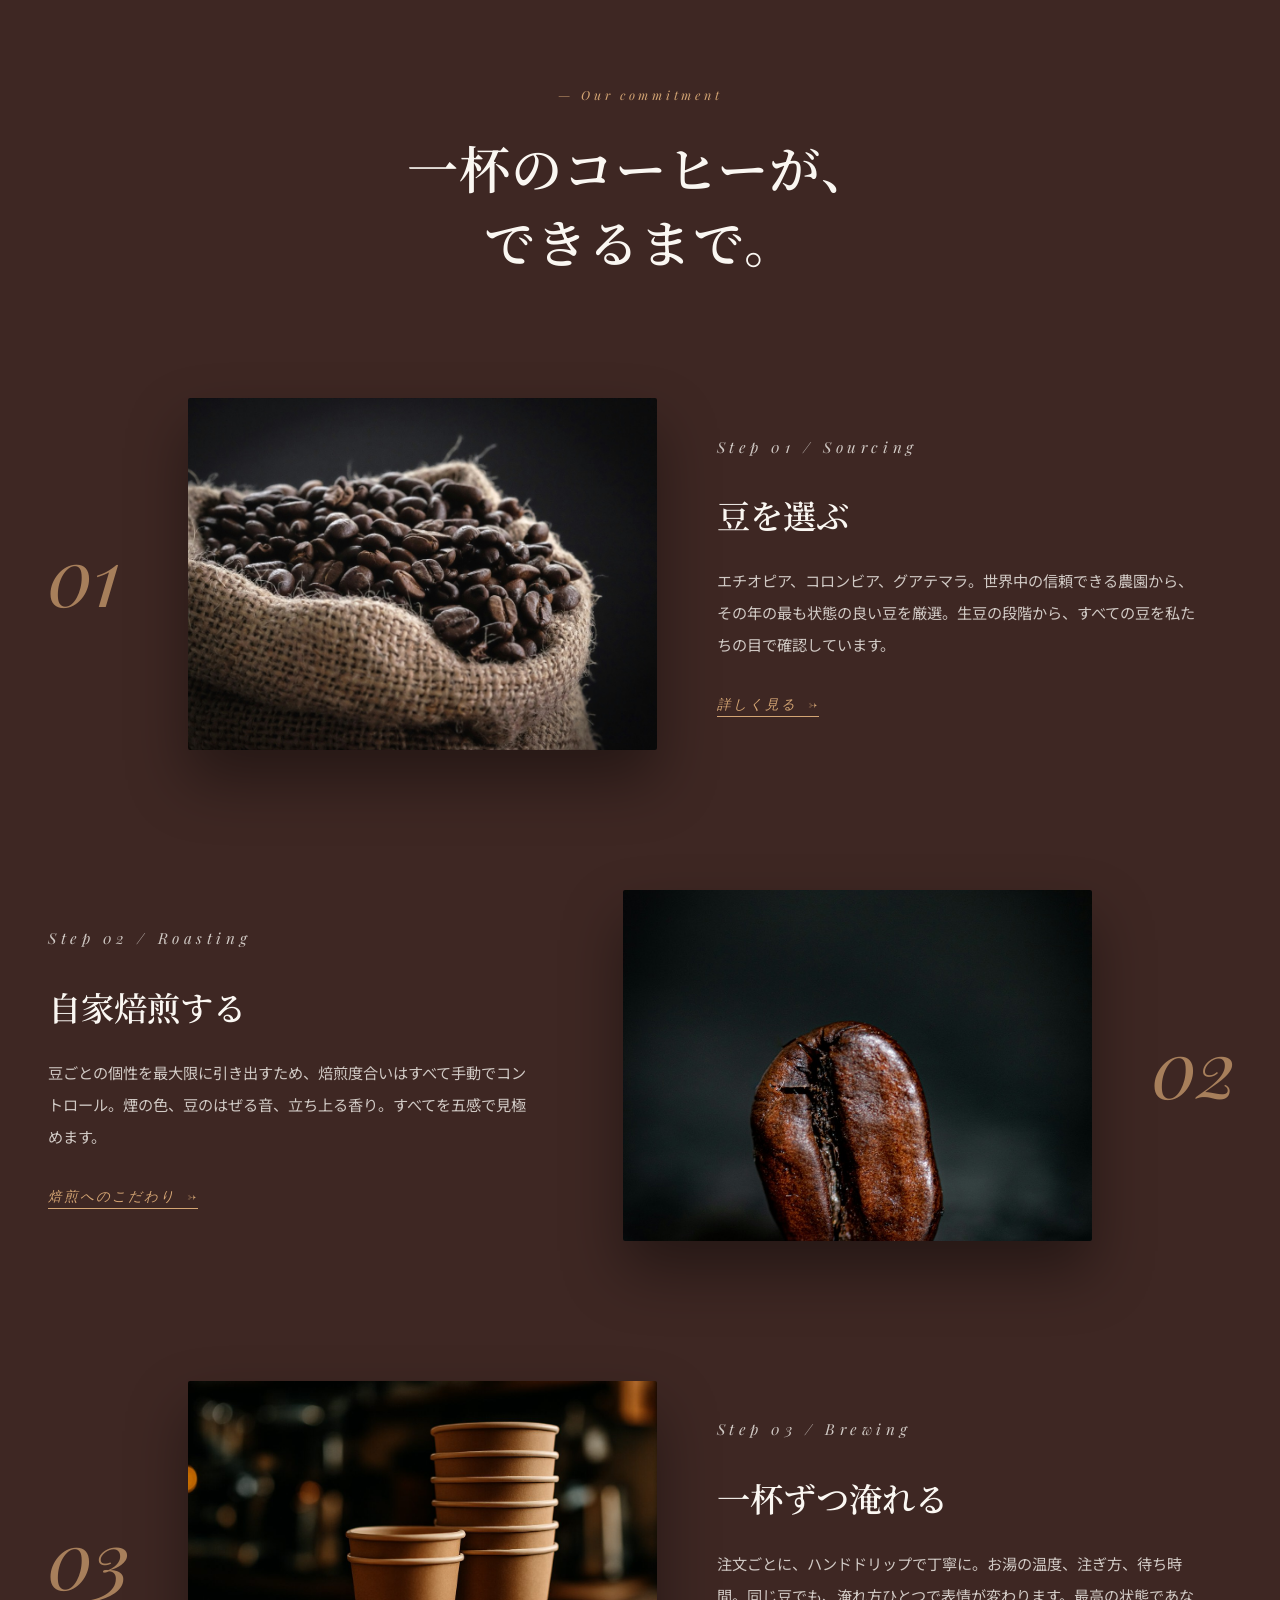
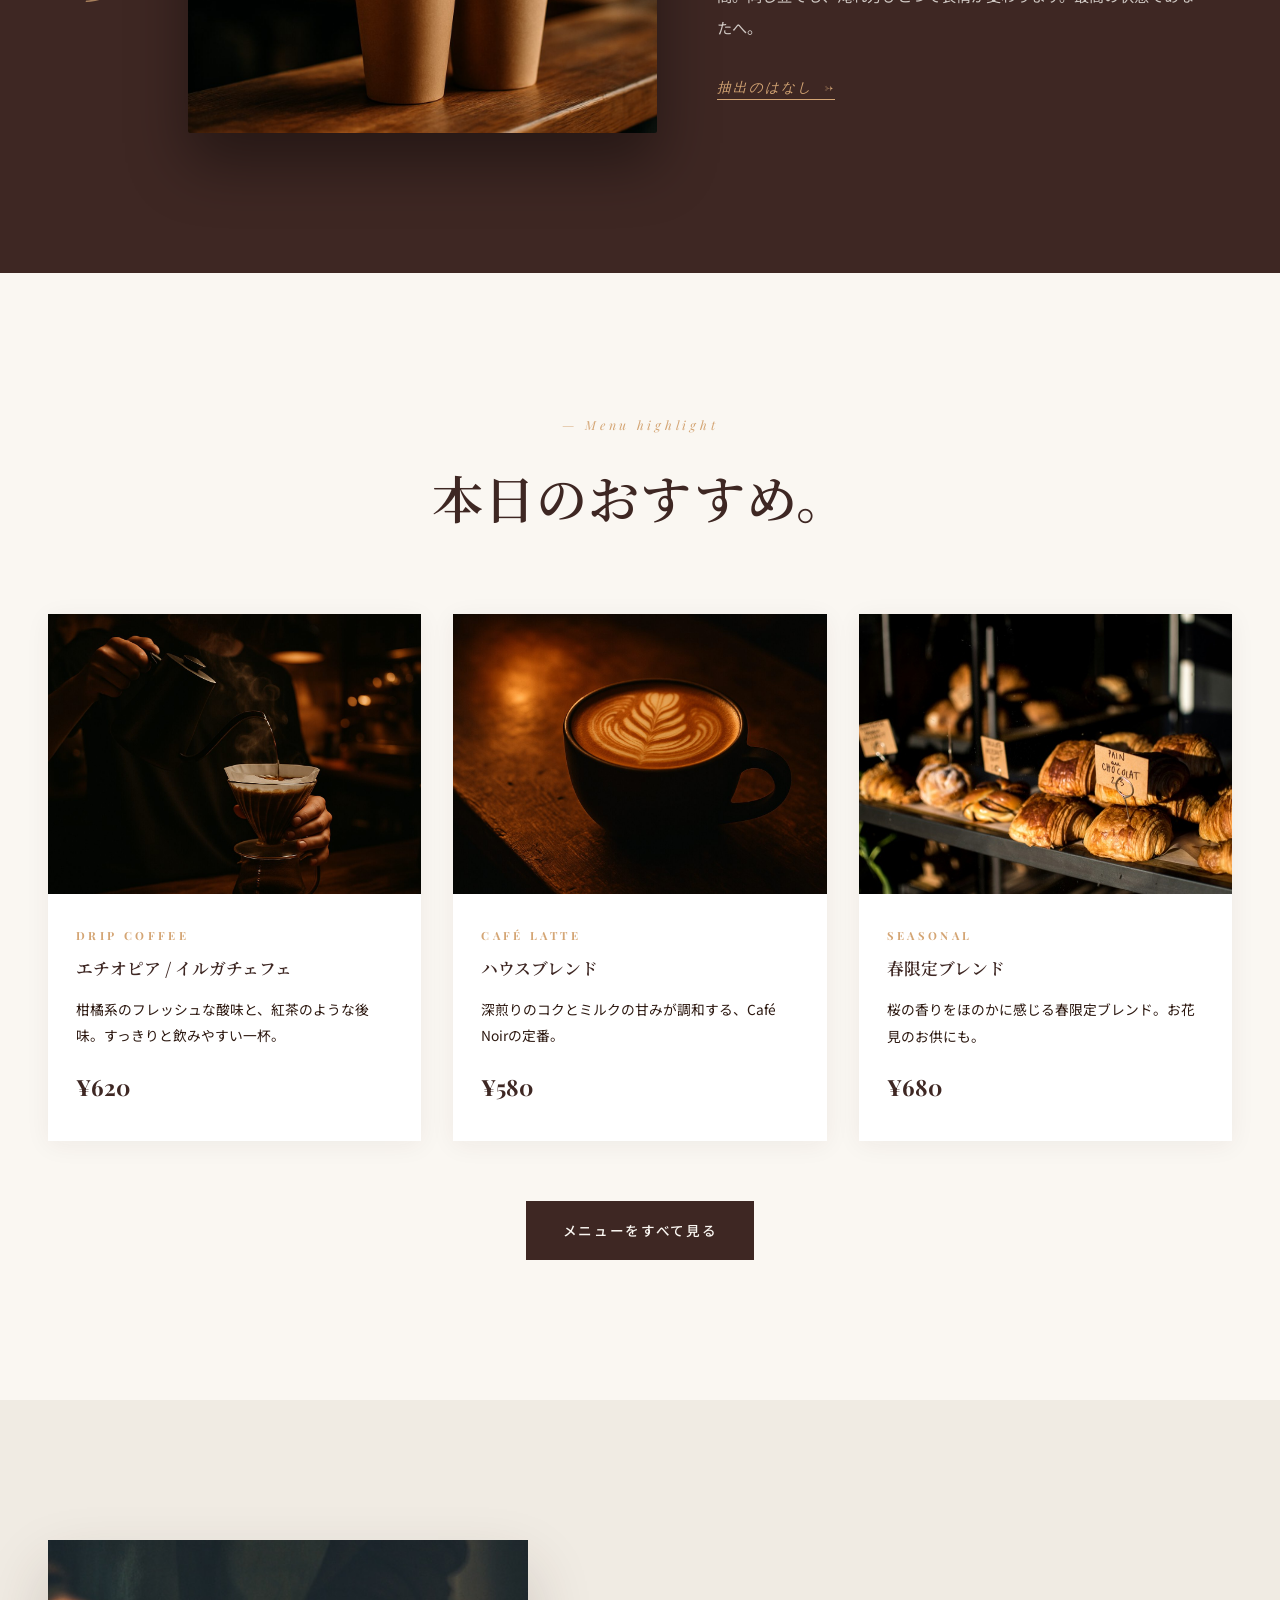
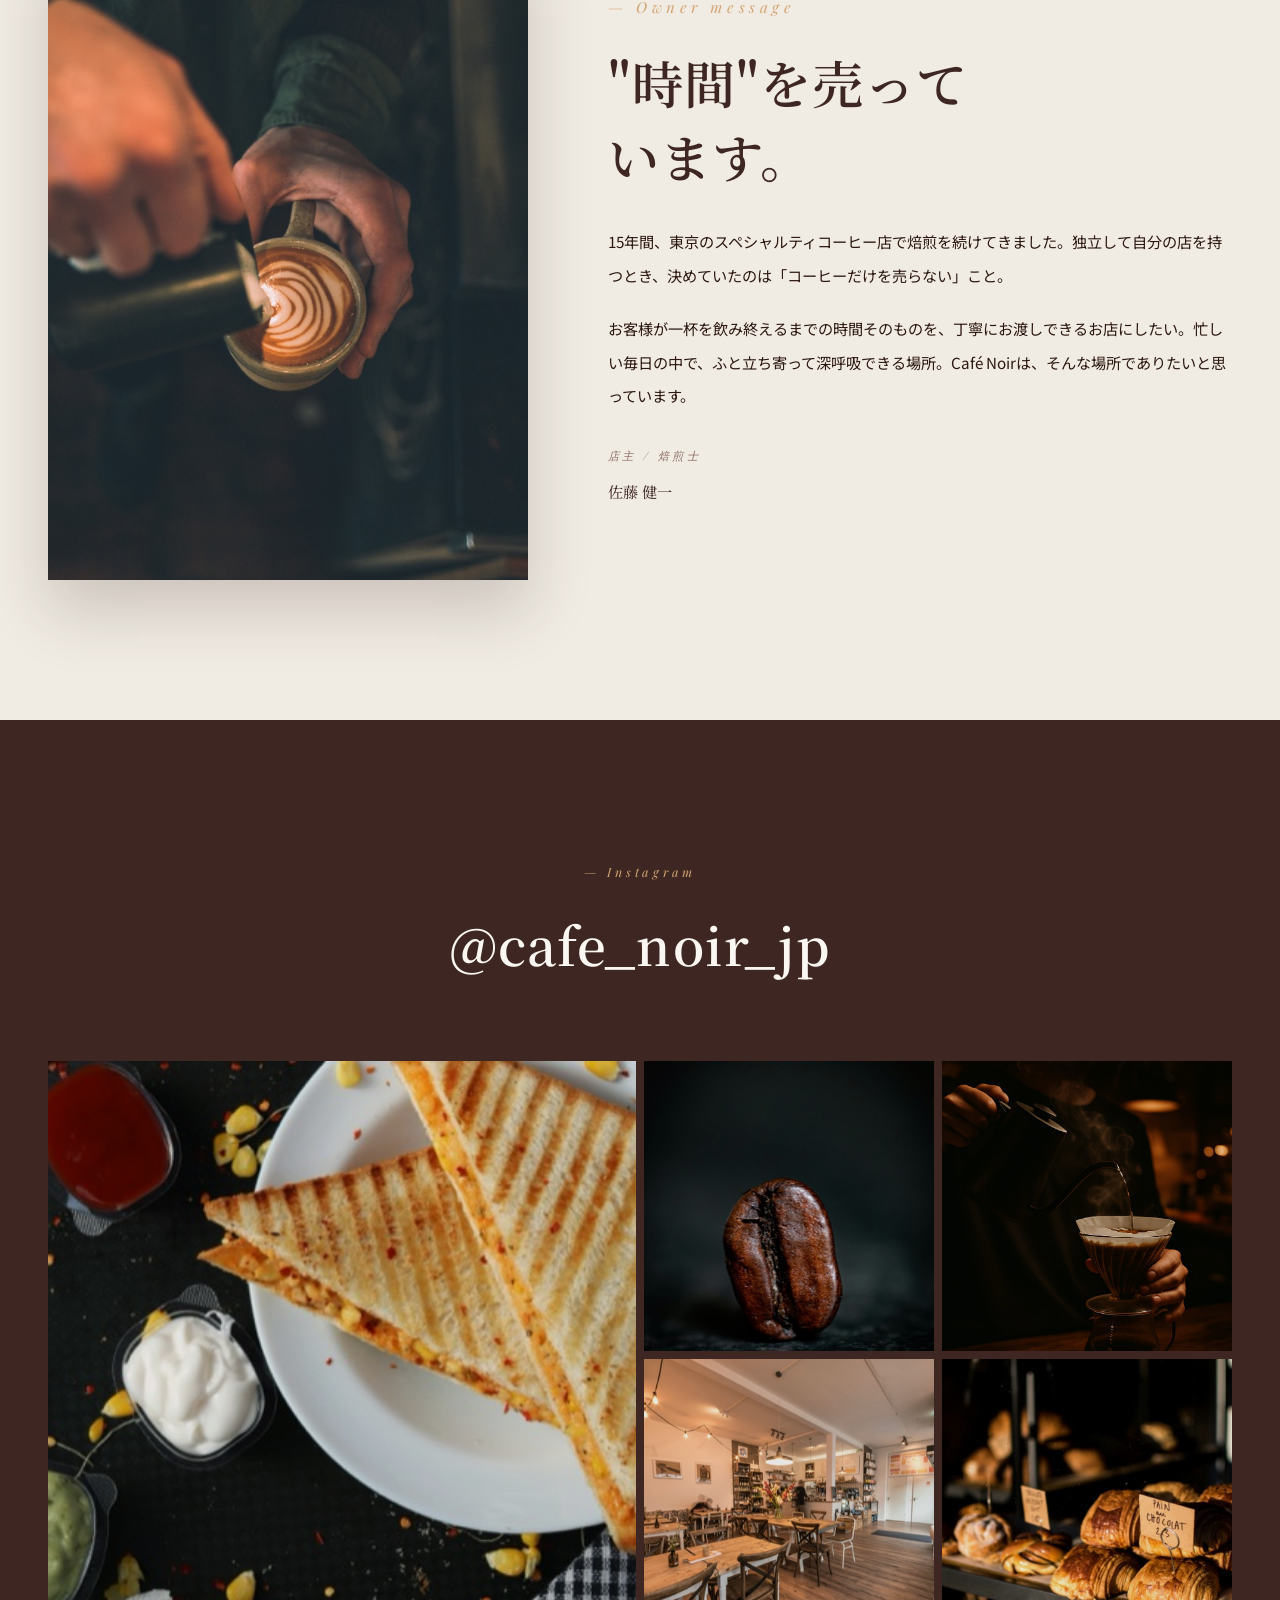
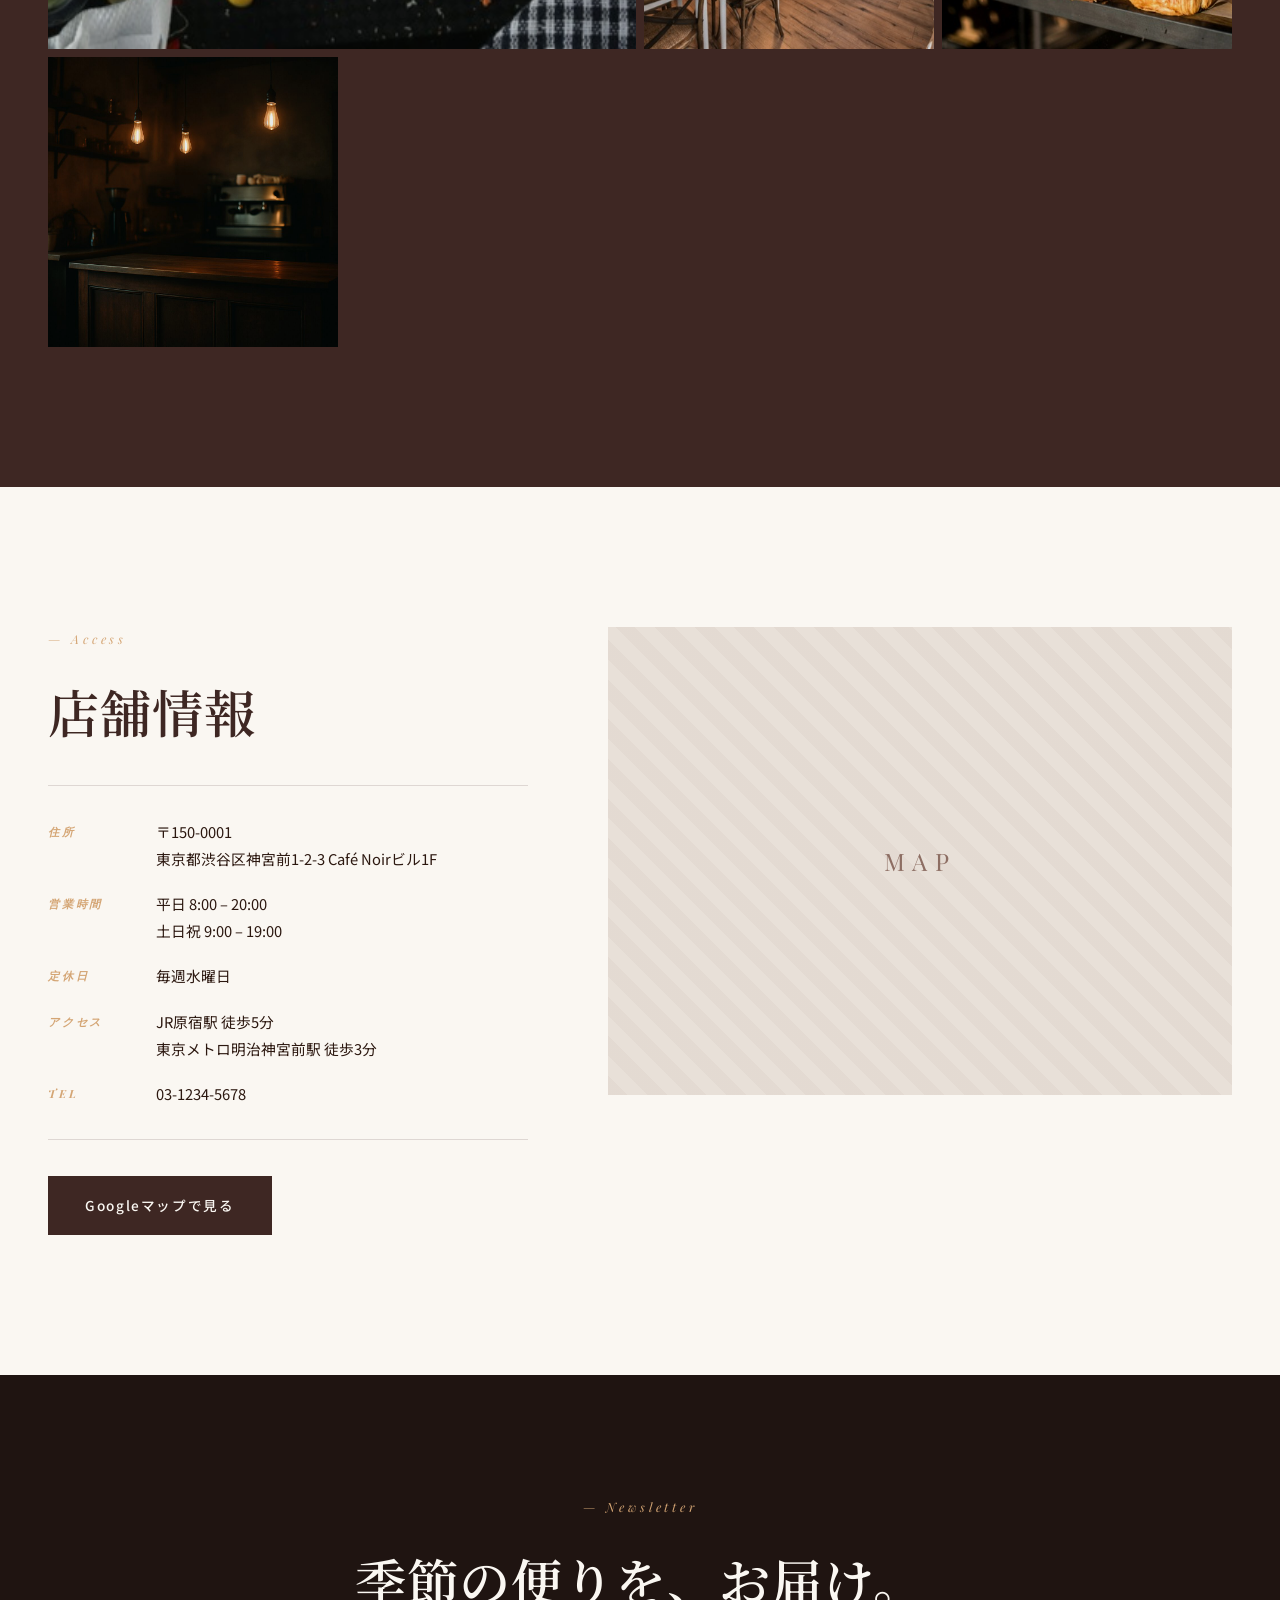
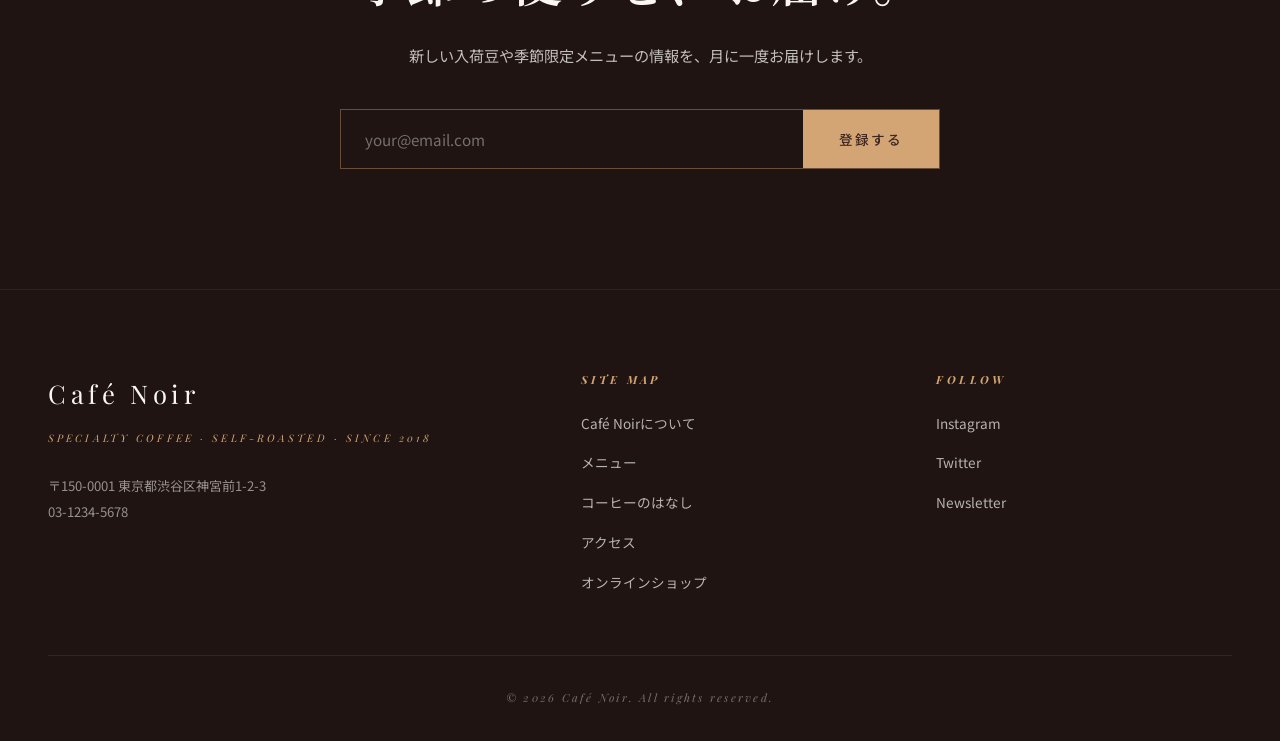
<file: editorial.html>
<!DOCTYPE html>
<html lang="ja">
<head>
<meta charset="UTF-8">
<meta name="viewport" content="width=device-width, initial-scale=1.0">
<title>Café Noir – Editorial</title>
<link rel="preconnect" href="https://fonts.googleapis.com">
<link rel="preconnect" href="https://fonts.gstatic.com" crossorigin>
<link href="https://fonts.googleapis.com/css2?family=Noto+Sans+JP:wght@300;400;500;700&family=Noto+Serif+JP:wght@300;400;600;700;900&family=Playfair+Display:ital,wght@0,400;0,700;0,900;1,400&display=swap" rel="stylesheet">
<link rel="stylesheet" href="editorial.css">
</head>
<body>

<header class="hd">
  <div class="hd__bar">
    <a href="index.html" class="hd__brand">
      <span class="hd__name">Café Noir</span>
      <span class="hd__est">EST. 2018</span>
    </a>
    <nav class="hd__nav">
      <a href="#about">About</a>
      <a href="#menu">Menu</a>
      <a href="#story">Story</a>
      <a href="#access">Access</a>
      <a href="#shop">Shop</a>
    </nav>
    <div class="hd__meta">
      <span class="hd__open">● OPEN</span>
      <span>2026 / SPRING</span>
    </div>
  </div>
</header>

<!-- HERO -->
<section class="hero">
  <div class="hero__grid">
    <div class="hero__text">
      <p class="hero__no">No. 028</p>
      <p class="hero__kicker">SPECIALTY · SELF-ROASTED</p>
      <h1 class="hero__title">
        <span>チェーン店では、</span>
        <span class="hero__title--em">出会えない</span>
        <span>時間。</span>
      </h1>
      <p class="hero__lead">
        自家焙煎のスペシャルティコーヒーと、<br>
        あなただけのゆっくりとした時間を。
      </p>
      <div class="hero__cta">
        <a href="#menu" class="btn">本日のメニュー</a>
        <a href="#access" class="lnk">店舗情報 <em>→</em></a>
      </div>
    </div>
    <div class="hero__visual">
      <figure class="hero__photo"><img src="images/hero.jpg" alt=""></figure>
      <figure class="hero__photo hero__photo--sm"><img src="images/brew.jpg" alt=""></figure>
      <span class="hero__vtext">SPECIALTY COFFEE · SELF-ROASTED · SINCE 2018</span>
    </div>
  </div>
</section>

<!-- MARQUEE -->
<div class="marq">
  <div class="marq__track">
    <span>ETHIOPIA</span><i>·</i><span>COLOMBIA</span><i>·</i><span>GUATEMALA</span><i>·</i><span>KENYA</span><i>·</i><span>BRAZIL</span><i>·</i><span>RWANDA</span><i>·</i><span>PANAMA</span><i>·</i><span>YEMEN</span><i>·</i>
    <span>ETHIOPIA</span><i>·</i><span>COLOMBIA</span><i>·</i><span>GUATEMALA</span><i>·</i><span>KENYA</span><i>·</i><span>BRAZIL</span><i>·</i><span>RWANDA</span><i>·</i><span>PANAMA</span><i>·</i><span>YEMEN</span><i>·</i>
  </div>
</div>

<!-- TODAY'S PICK -->
<section class="pick">
  <div class="pick__inner">
    <div class="pick__label">
      <span class="pick__date">2026.04.28 MON</span>
      <span class="pick__tag">TODAY'S PICK</span>
    </div>
    <div class="pick__grid">
      <figure class="pick__img"><img src="images/menu-drip.jpg" alt=""></figure>
      <div class="pick__body">
        <p class="pick__origin">ETHIOPIA / Yirgacheffe</p>
        <h2 class="pick__name">柑橘とジャスミンの<br>イルガチェフェ</h2>
        <ul class="pick__notes">
          <li><span>FLAVOR</span>柑橘・ジャスミン・紅茶</li>
          <li><span>ROAST</span>ミディアム</li>
          <li><span>PROCESS</span>ナチュラル</li>
          <li><span>PRICE</span>¥620（ホット） / ¥680（アイス）</li>
        </ul>
        <a href="#menu" class="lnk lnk--dark">この豆をすべて見る <em>→</em></a>
      </div>
    </div>
  </div>
</section>

<!-- STATS -->
<section class="stats">
  <div class="stats__inner">
    <div class="stat"><span class="stat__num">15</span><span class="stat__lbl">Years of Roasting</span></div>
    <div class="stat"><span class="stat__num">06</span><span class="stat__lbl">Countries Sourced</span></div>
    <div class="stat"><span class="stat__num">28</span><span class="stat__lbl">Menu Items</span></div>
    <div class="stat"><span class="stat__num">80<sup>+</sup></span><span class="stat__lbl">SCAA Score</span></div>
  </div>
</section>

<!-- BELIEVE -->
<section class="believe" id="about">
  <div class="believe__inner">
    <div class="believe__head">
      <p class="kicker">— What we believe</p>
      <h2 class="h2">
        <span class="h2__sm">私たちが</span>
        <span class="h2__big">大切にしている</span>
        <span class="h2__sm">こと。</span>
      </h2>
    </div>

    <div class="believe__list">
      <article class="bel">
        <span class="bel__no">01</span>
        <h3 class="bel__t">豆は、すべてスペシャルティ。</h3>
        <p>SCAA（米国スペシャルティコーヒー協会）の評価で80点以上の豆だけを、世界中の生産地から少量ずつ仕入れています。</p>
      </article>
      <article class="bel bel--mid">
        <span class="bel__no">02</span>
        <h3 class="bel__t">焙煎は、その日のために。</h3>
        <p>その週に飲む分だけを焙煎。豆ごとの個性を最大限に引き出すよう、すべて手動でコントロール。</p>
      </article>
      <article class="bel">
        <span class="bel__no">03</span>
        <h3 class="bel__t">空間は、あなたの居場所。</h3>
        <p>本を読む、人と話す、ただ何もしない。コーヒー一杯の時間が、あなたにとっての「余白」になりますように。</p>
      </article>
    </div>
  </div>
</section>

<!-- COMMITMENT -->
<section class="cmt" id="story">
  <div class="cmt__head">
    <p class="kicker kicker--light">— Our commitment</p>
    <h2 class="h2 h2--light">一杯のコーヒーが、<br>できるまで。</h2>
  </div>

  <article class="cmt__row">
    <div class="cmt__num">01</div>
    <figure class="cmt__img"><img src="images/beans.jpg" alt=""></figure>
    <div class="cmt__txt">
      <p class="kicker kicker--cara">Step 01 / Sourcing</p>
      <h3>豆を選ぶ</h3>
      <p>エチオピア、コロンビア、グアテマラ。世界中の信頼できる農園から、その年の最も状態の良い豆を厳選。生豆の段階から、すべての豆を私たちの目で確認しています。</p>
      <a href="#" class="lnk lnk--cara">詳しく見る <em>→</em></a>
    </div>
  </article>

  <article class="cmt__row cmt__row--rev">
    <div class="cmt__num">02</div>
    <figure class="cmt__img"><img src="images/roast.jpg" alt=""></figure>
    <div class="cmt__txt">
      <p class="kicker kicker--cara">Step 02 / Roasting</p>
      <h3>自家焙煎する</h3>
      <p>豆ごとの個性を最大限に引き出すため、焙煎度合いはすべて手動でコントロール。煙の色、豆のはぜる音、立ち上る香り。すべてを五感で見極めます。</p>
      <a href="#" class="lnk lnk--cara">焙煎へのこだわり <em>→</em></a>
    </div>
  </article>

  <article class="cmt__row">
    <div class="cmt__num">03</div>
    <figure class="cmt__img"><img src="images/brew.jpg" alt=""></figure>
    <div class="cmt__txt">
      <p class="kicker kicker--cara">Step 03 / Brewing</p>
      <h3>一杯ずつ淹れる</h3>
      <p>注文ごとに、ハンドドリップで丁寧に。お湯の温度、注ぎ方、待ち時間。同じ豆でも、淹れ方ひとつで表情が変わります。最高の状態であなたへ。</p>
      <a href="#" class="lnk lnk--cara">抽出のはなし <em>→</em></a>
    </div>
  </article>
</section>

<!-- MENU -->
<section class="menu" id="menu">
  <div class="menu__inner">
    <div class="menu__head">
      <p class="kicker">— Menu highlight</p>
      <h2 class="h2">本日のおすすめ。</h2>
    </div>
    <div class="menu__grid">
      <article class="mc">
        <figure class="mc__img"><img src="images/menu-drip.jpg" alt=""></figure>
        <div class="mc__body">
          <p class="mc__cat">DRIP COFFEE</p>
          <h3 class="mc__t">エチオピア / イルガチェフェ</h3>
          <p class="mc__d">柑橘系のフレッシュな酸味と、紅茶のような後味。すっきりと飲みやすい一杯。</p>
          <p class="mc__p">¥620</p>
        </div>
      </article>
      <article class="mc">
        <figure class="mc__img"><img src="images/menu-latte.jpg" alt=""></figure>
        <div class="mc__body">
          <p class="mc__cat">CAFÉ LATTE</p>
          <h3 class="mc__t">ハウスブレンド</h3>
          <p class="mc__d">深煎りのコクとミルクの甘みが調和する、Café Noirの定番。</p>
          <p class="mc__p">¥580</p>
        </div>
      </article>
      <article class="mc">
        <figure class="mc__img"><img src="images/menu-season.jpg" alt=""></figure>
        <div class="mc__body">
          <p class="mc__cat">SEASONAL</p>
          <h3 class="mc__t">春限定ブレンド</h3>
          <p class="mc__d">桜の香りをほのかに感じる春限定ブレンド。お花見のお供にも。</p>
          <p class="mc__p">¥680</p>
        </div>
      </article>
    </div>
    <div class="menu__cta"><a href="#" class="btn btn--brown">メニューをすべて見る</a></div>
  </div>
</section>

<!-- OWNER -->
<section class="own">
  <div class="own__inner">
    <figure class="own__img"><img src="images/owner.jpg" alt=""></figure>
    <div class="own__txt">
      <p class="kicker">— Owner message</p>
      <h2 class="h2 h2--left">"時間"を売って<br>います。</h2>
      <p>15年間、東京のスペシャルティコーヒー店で焙煎を続けてきました。独立して自分の店を持つとき、決めていたのは「コーヒーだけを売らない」こと。</p>
      <p>お客様が一杯を飲み終えるまでの時間そのものを、丁寧にお渡しできるお店にしたい。忙しい毎日の中で、ふと立ち寄って深呼吸できる場所。Café Noirは、そんな場所でありたいと思っています。</p>
      <p class="own__sign"><span>店主 / 焙煎士</span>佐藤 健一</p>
    </div>
  </div>
</section>

<!-- INSTAGRAM -->
<section class="ig">
  <div class="ig__head">
    <p class="kicker kicker--light">— Instagram</p>
    <h2 class="h2 h2--light">@cafe_noir_jp</h2>
  </div>
  <div class="ig__grid">
    <a href="#" class="ig__item ig__item--big"><img src="images/ig1.jpg" alt=""></a>
    <a href="#" class="ig__item"><img src="images/ig2.jpg" alt=""></a>
    <a href="#" class="ig__item"><img src="images/ig3.jpg" alt=""></a>
    <a href="#" class="ig__item"><img src="images/ig4.jpg" alt=""></a>
    <a href="#" class="ig__item"><img src="images/ig5.jpg" alt=""></a>
    <a href="#" class="ig__item"><img src="images/ig6.jpg" alt=""></a>
  </div>
</section>

<!-- ACCESS -->
<section class="acc" id="access">
  <div class="acc__inner">
    <div class="acc__info">
      <p class="kicker">— Access</p>
      <h2 class="h2 h2--left">店舗情報</h2>
      <dl class="acc__dl">
        <dt>住所</dt><dd>〒150-0001<br>東京都渋谷区神宮前1-2-3 Café Noirビル1F</dd>
        <dt>営業時間</dt><dd>平日 8:00 – 20:00<br>土日祝 9:00 – 19:00</dd>
        <dt>定休日</dt><dd>毎週水曜日</dd>
        <dt>アクセス</dt><dd>JR原宿駅 徒歩5分<br>東京メトロ明治神宮前駅 徒歩3分</dd>
        <dt>TEL</dt><dd>03-1234-5678</dd>
      </dl>
      <a href="#" class="btn btn--brown">Googleマップで見る</a>
    </div>
    <div class="acc__map"><span>MAP</span></div>
  </div>
</section>

<!-- NEWSLETTER -->
<section class="news">
  <div class="news__inner">
    <p class="kicker kicker--cara">— Newsletter</p>
    <h2 class="h2 h2--light">季節の便りを、お届け。</h2>
    <p class="news__lead">新しい入荷豆や季節限定メニューの情報を、月に一度お届けします。</p>
    <form class="news__form" onsubmit="return false">
      <input type="email" placeholder="your@email.com" required>
      <button type="submit">登録する</button>
    </form>
  </div>
</section>

<!-- FOOTER -->
<footer class="ft">
  <div class="ft__inner">
    <div class="ft__brand">
      <p class="ft__name">Café Noir</p>
      <p class="ft__tag">SPECIALTY COFFEE · SELF-ROASTED · SINCE 2018</p>
      <p class="ft__addr">〒150-0001 東京都渋谷区神宮前1-2-3<br>03-1234-5678</p>
    </div>
    <nav class="ft__nav">
      <h4>SITE MAP</h4>
      <ul><li><a href="#about">Café Noirについて</a></li><li><a href="#menu">メニュー</a></li><li><a href="#story">コーヒーのはなし</a></li><li><a href="#access">アクセス</a></li><li><a href="#shop">オンラインショップ</a></li></ul>
    </nav>
    <div class="ft__sns">
      <h4>FOLLOW</h4>
      <ul><li><a href="#">Instagram</a></li><li><a href="#">Twitter</a></li><li><a href="#">Newsletter</a></li></ul>
    </div>
  </div>
  <p class="ft__copy">© 2026 Café Noir. All rights reserved.</p>
</footer>

</body>
</html>
</file>
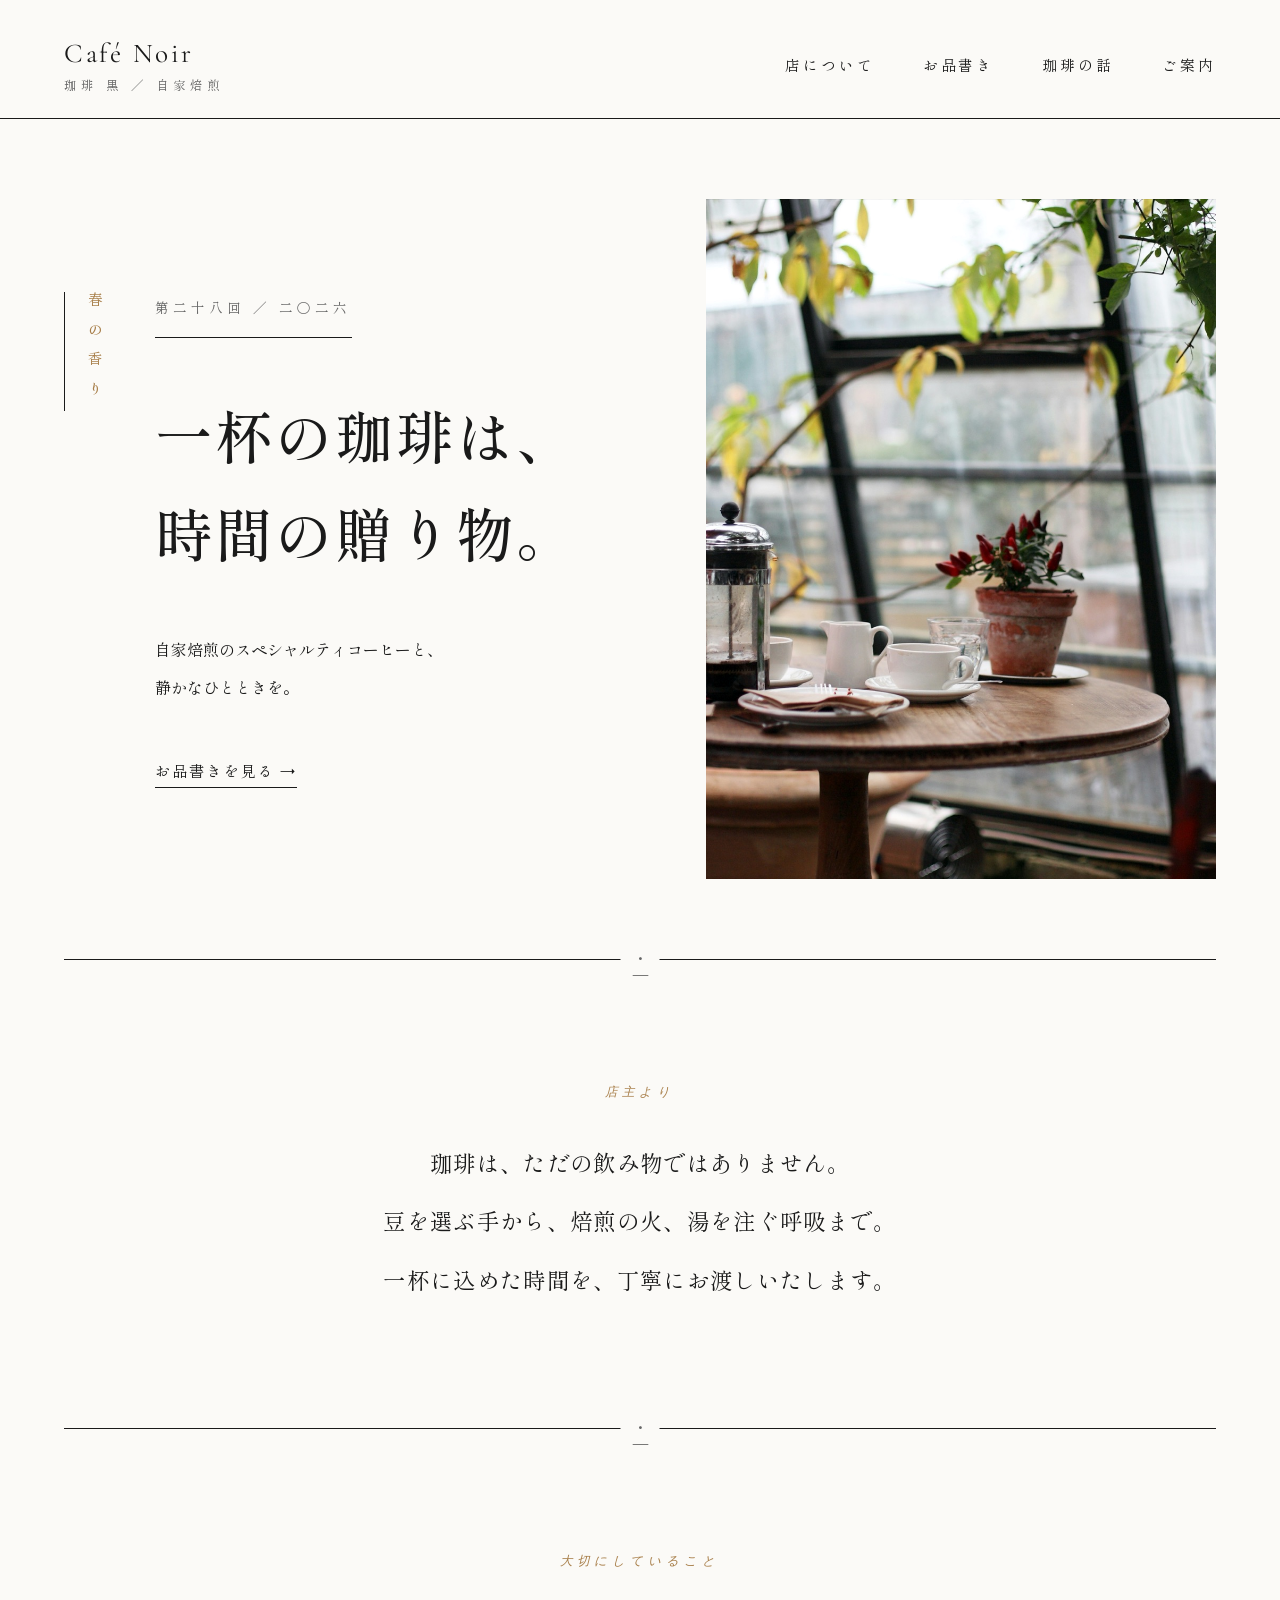
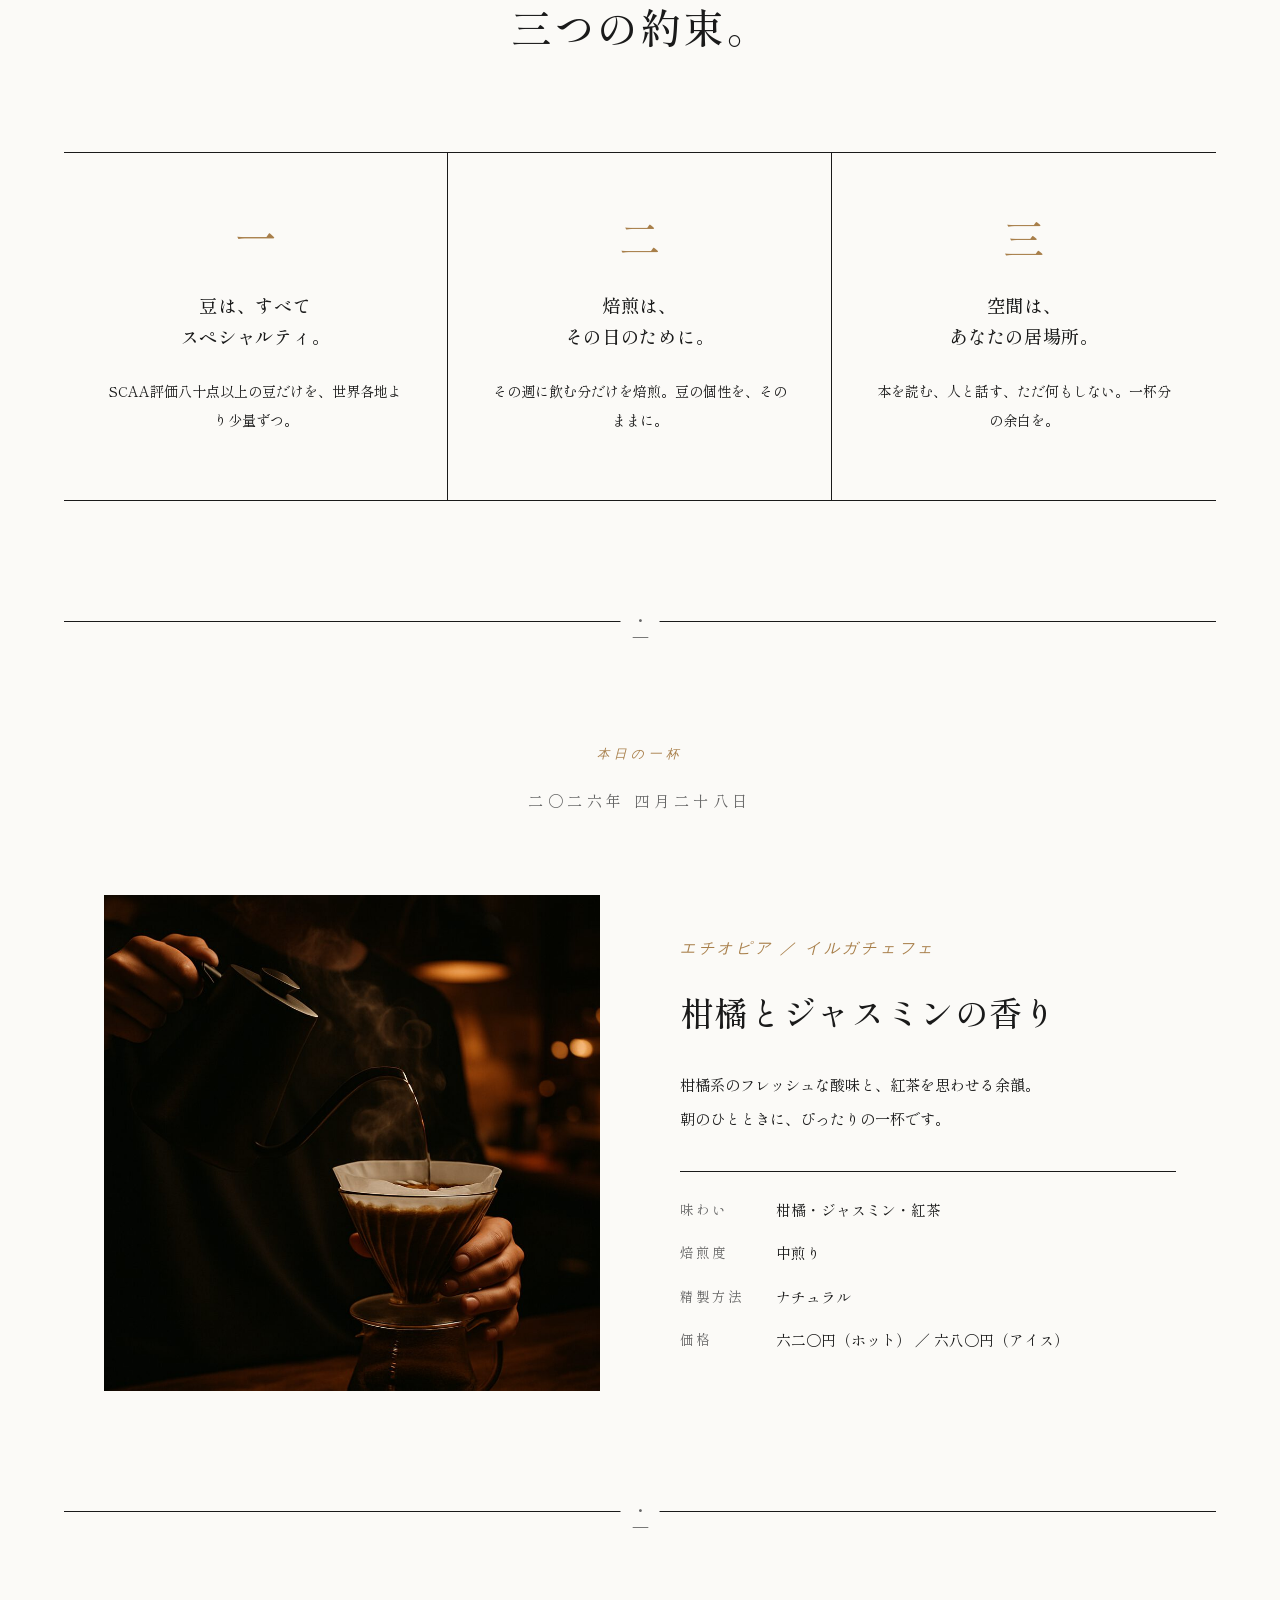
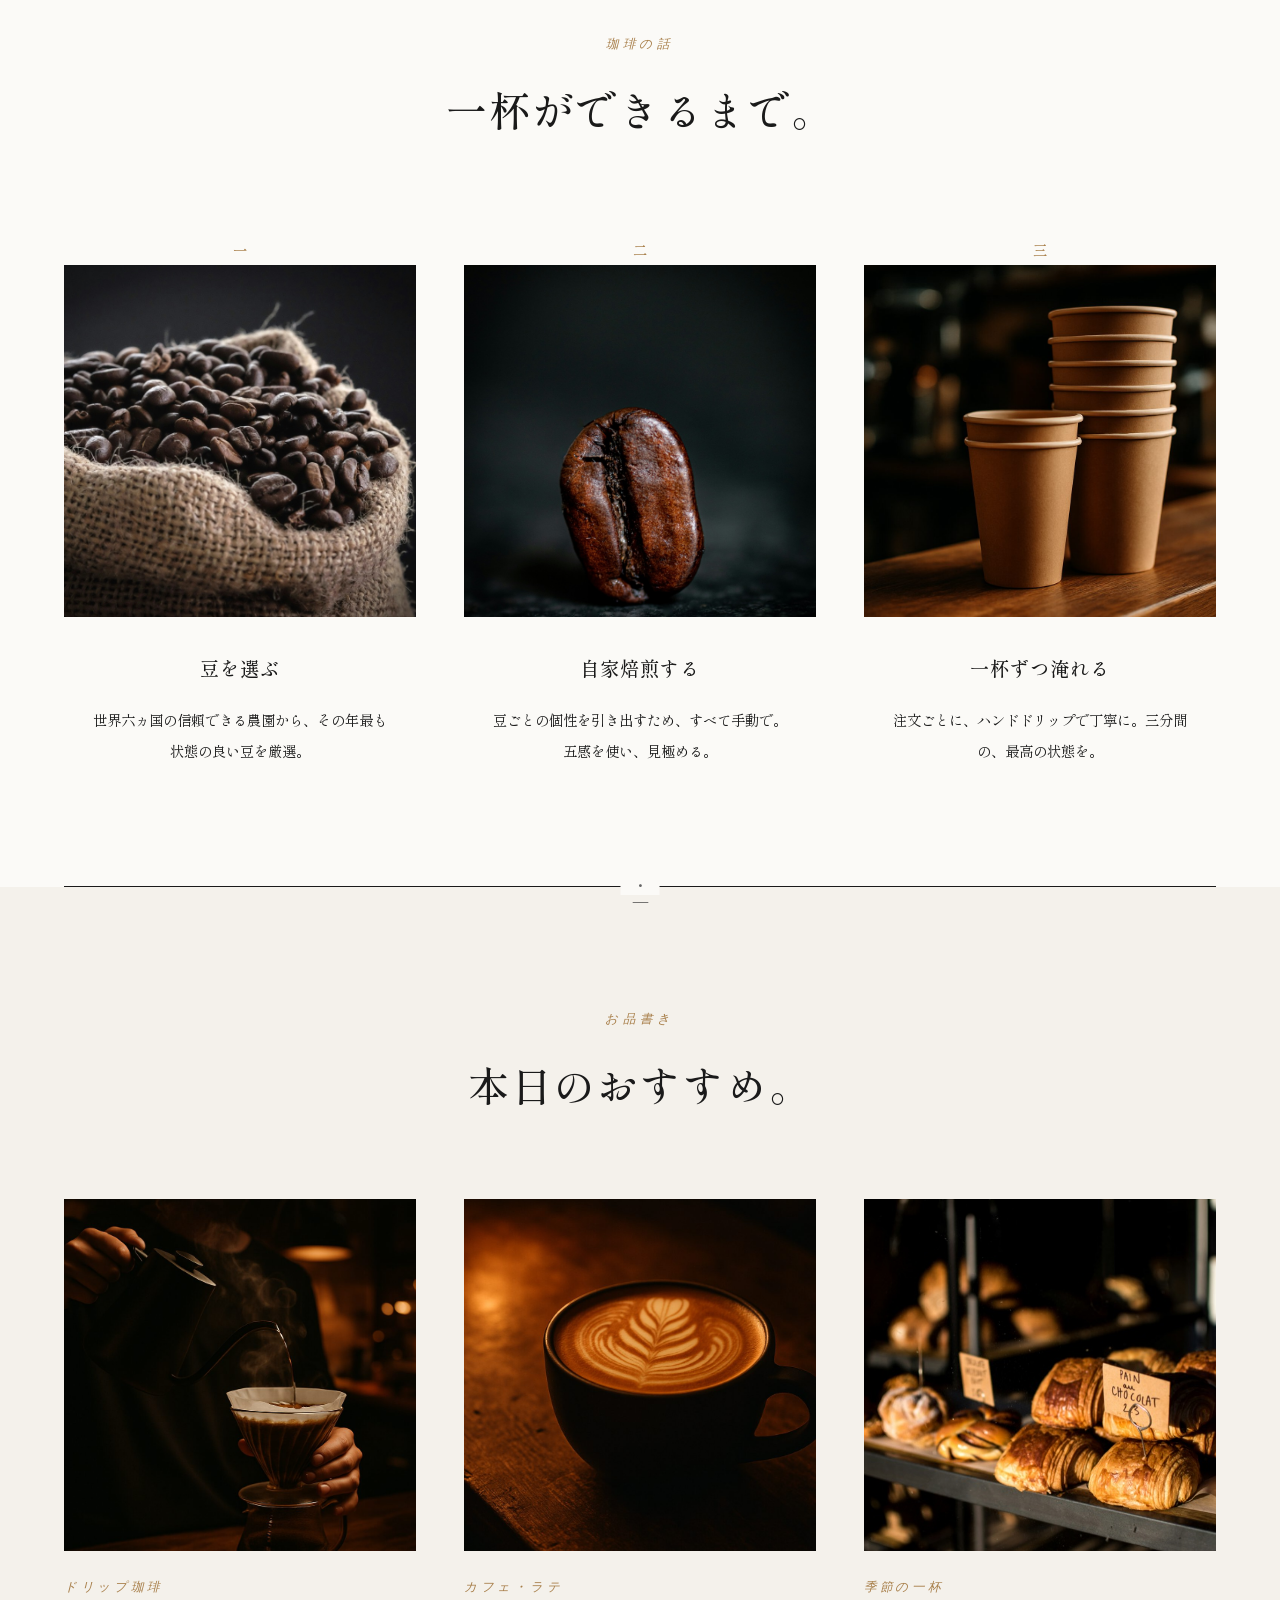
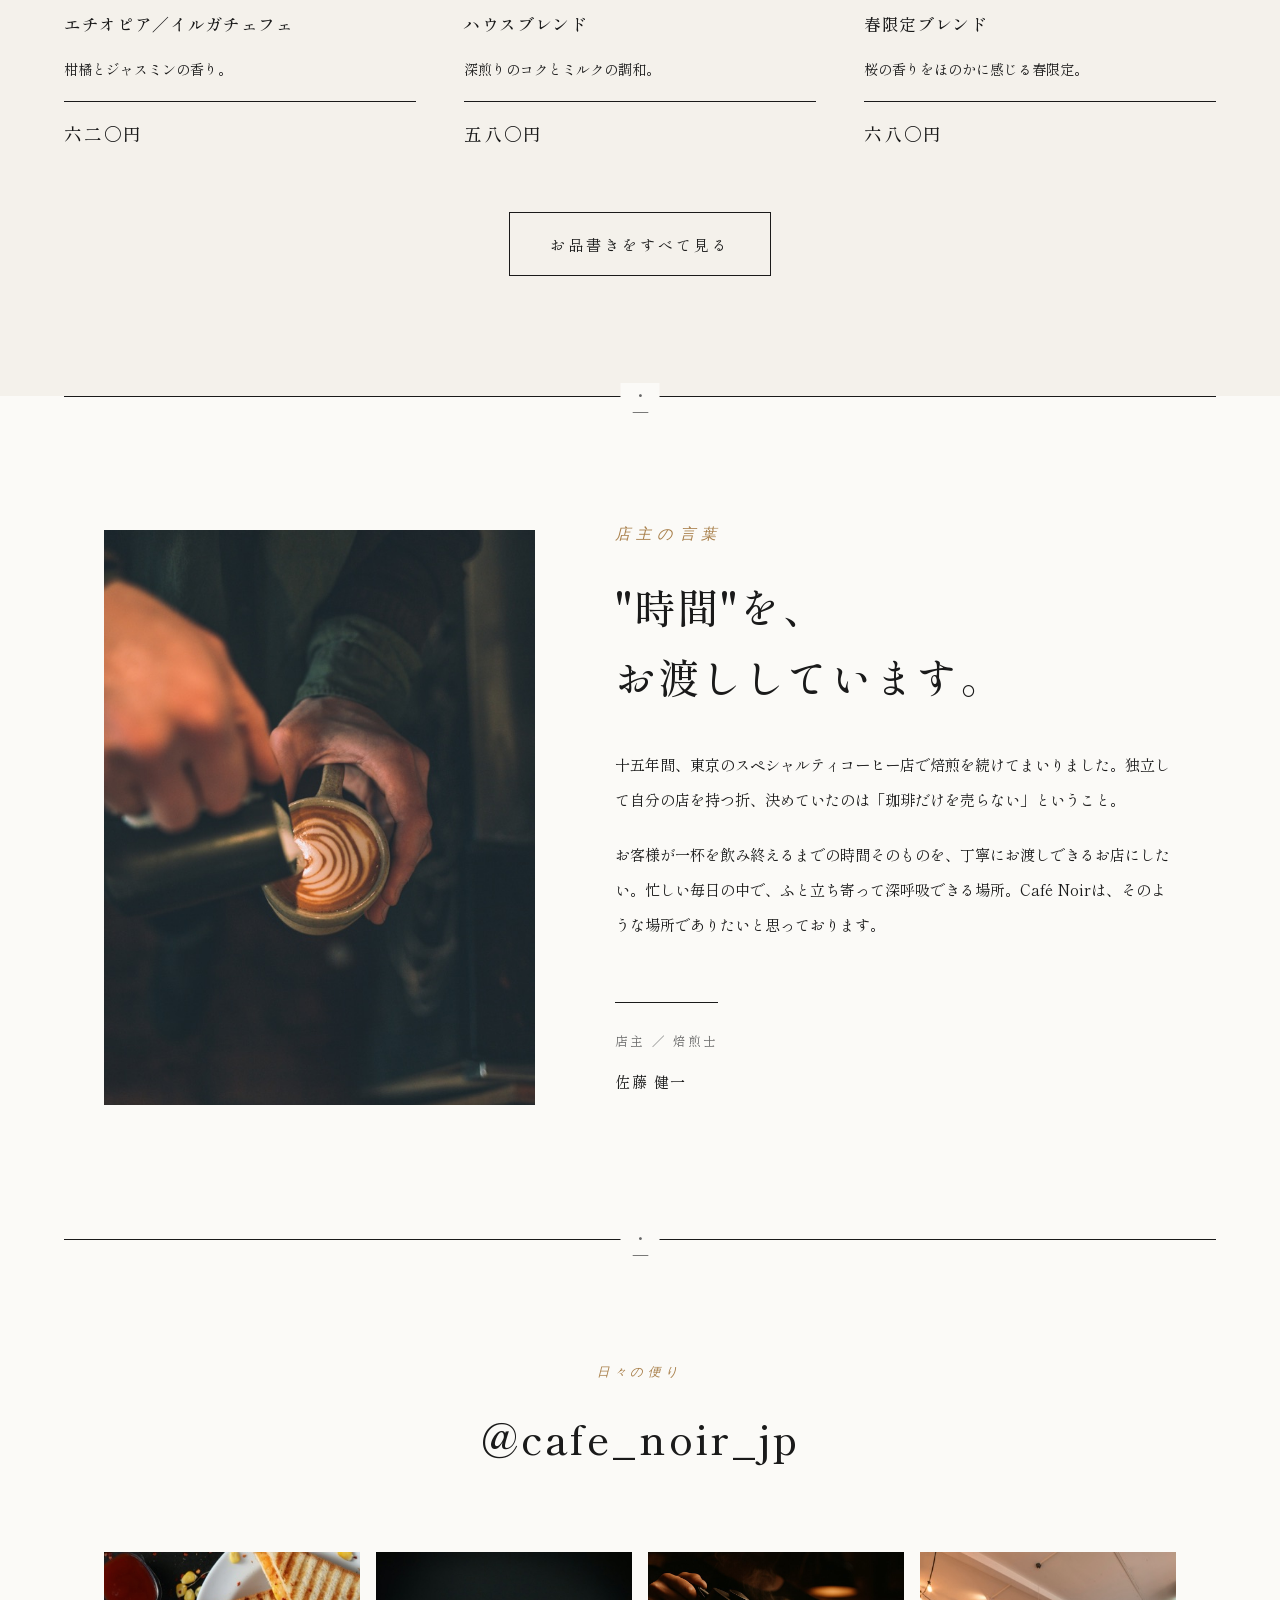
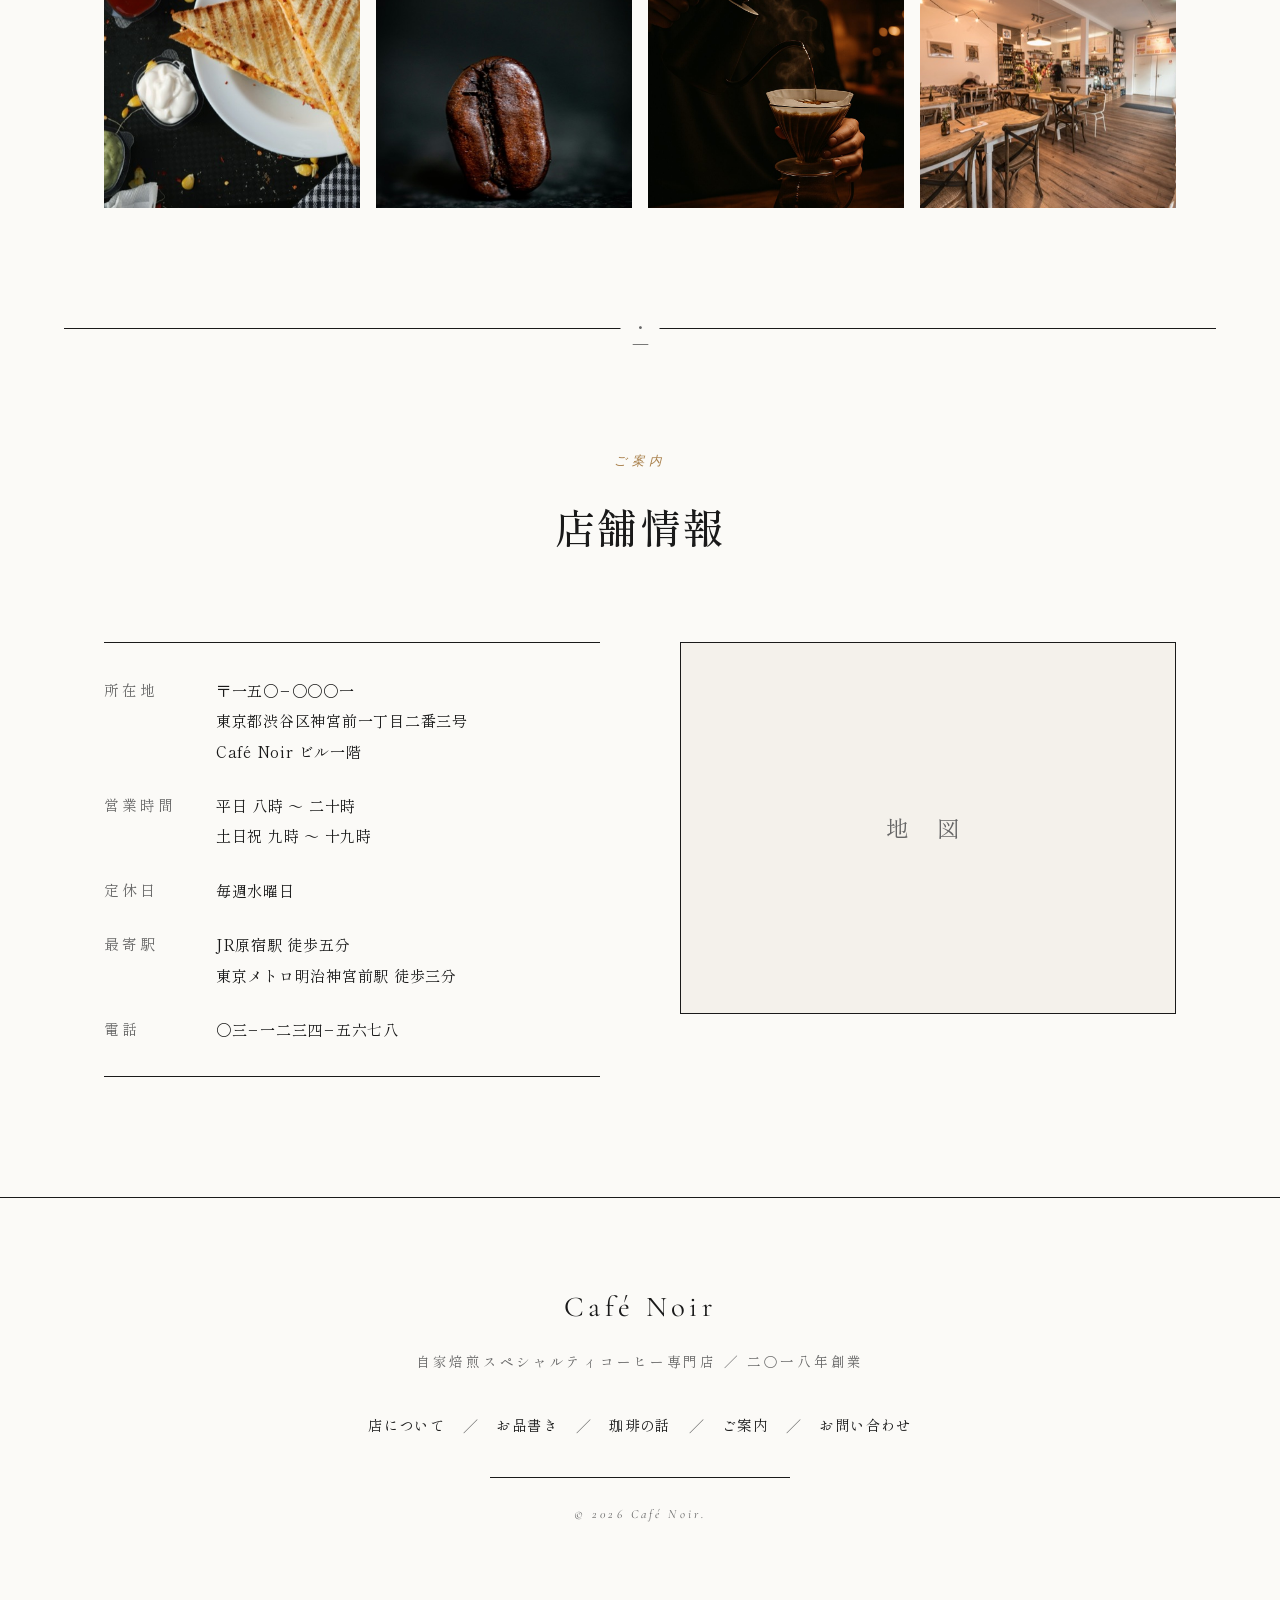
<file: minimal.html>
<!DOCTYPE html>
<html lang="ja">
<head>
<meta charset="UTF-8">
<meta name="viewport" content="width=device-width, initial-scale=1.0">
<title>Café Noir – 和モダン ミニマル</title>
<link rel="preconnect" href="https://fonts.googleapis.com">
<link rel="preconnect" href="https://fonts.gstatic.com" crossorigin>
<link href="https://fonts.googleapis.com/css2?family=Shippori+Mincho:wght@400;500;600;700&family=Noto+Sans+JP:wght@300;400;500&family=Cormorant+Garamond:ital,wght@0,400;1,400&display=swap" rel="stylesheet">
<link rel="stylesheet" href="minimal.css">
</head>
<body>

<header class="hd">
  <a href="index.html" class="hd__brand">
    <span class="hd__name">Café Noir</span>
    <span class="hd__sub">珈琲 黒 ／ 自家焙煎</span>
  </a>
  <nav class="hd__nav">
    <a href="#about">店について</a>
    <a href="#menu">お品書き</a>
    <a href="#story">珈琲の話</a>
    <a href="#access">ご案内</a>
  </nav>
</header>

<!-- HERO -->
<section class="hero">
  <div class="hero__grid">
    <div class="hero__left">
      <div class="hero__vert">
        <span>春</span><span>の</span><span>香</span><span>り</span>
      </div>
      <div class="hero__main">
        <p class="hero__num">第二十八回 ／ 二〇二六</p>
        <h1 class="hero__title">
          一杯の珈琲は、<br>
          時間の贈り物。
        </h1>
        <p class="hero__lead">
          自家焙煎のスペシャルティコーヒーと、<br>
          静かなひとときを。
        </p>
        <a href="#menu" class="link">お品書きを見る</a>
      </div>
    </div>
    <div class="hero__right">
      <figure class="hero__photo"><img src="images/hero.jpg" alt=""></figure>
    </div>
  </div>
</section>

<div class="rule"><span>—</span></div>

<!-- INTRO -->
<section class="intro">
  <p class="kicker">店主より</p>
  <p class="intro__txt">
    珈琲は、ただの飲み物ではありません。<br>
    豆を選ぶ手から、焙煎の火、湯を注ぐ呼吸まで。<br>
    一杯に込めた時間を、丁寧にお渡しいたします。
  </p>
</section>

<div class="rule"><span>—</span></div>

<!-- BELIEVE -->
<section class="believe" id="about">
  <div class="believe__head">
    <p class="kicker">大切にしていること</p>
    <h2 class="h2">三つの約束。</h2>
  </div>

  <div class="believe__list">
    <article class="bel">
      <span class="bel__no">一</span>
      <h3>豆は、すべて<br>スペシャルティ。</h3>
      <p>SCAA評価八十点以上の豆だけを、世界各地より少量ずつ。</p>
    </article>
    <article class="bel">
      <span class="bel__no">二</span>
      <h3>焙煎は、<br>その日のために。</h3>
      <p>その週に飲む分だけを焙煎。豆の個性を、そのままに。</p>
    </article>
    <article class="bel">
      <span class="bel__no">三</span>
      <h3>空間は、<br>あなたの居場所。</h3>
      <p>本を読む、人と話す、ただ何もしない。一杯分の余白を。</p>
    </article>
  </div>
</section>

<div class="rule"><span>—</span></div>

<!-- TODAY'S PICK -->
<section class="pick">
  <div class="pick__head">
    <p class="kicker">本日の一杯</p>
    <p class="pick__date">二〇二六年 四月二十八日</p>
  </div>
  <div class="pick__row">
    <figure class="pick__img"><img src="images/menu-drip.jpg" alt=""></figure>
    <div class="pick__txt">
      <p class="pick__origin">エチオピア ／ イルガチェフェ</p>
      <h3>柑橘とジャスミンの香り</h3>
      <p class="pick__desc">柑橘系のフレッシュな酸味と、紅茶を思わせる余韻。<br>朝のひとときに、ぴったりの一杯です。</p>
      <dl class="pick__dl">
        <dt>味わい</dt><dd>柑橘・ジャスミン・紅茶</dd>
        <dt>焙煎度</dt><dd>中煎り</dd>
        <dt>精製方法</dt><dd>ナチュラル</dd>
        <dt>価格</dt><dd>六二〇円（ホット） ／ 六八〇円（アイス）</dd>
      </dl>
    </div>
  </div>
</section>

<div class="rule"><span>—</span></div>

<!-- COMMITMENT -->
<section class="cmt" id="story">
  <div class="cmt__head">
    <p class="kicker">珈琲の話</p>
    <h2 class="h2">一杯ができるまで。</h2>
  </div>

  <div class="cmt__steps">
    <article class="step">
      <p class="step__no">一</p>
      <figure class="step__img"><img src="images/beans.jpg" alt=""></figure>
      <h3>豆を選ぶ</h3>
      <p>世界六ヵ国の信頼できる農園から、その年最も状態の良い豆を厳選。</p>
    </article>
    <article class="step">
      <p class="step__no">二</p>
      <figure class="step__img"><img src="images/roast.jpg" alt=""></figure>
      <h3>自家焙煎する</h3>
      <p>豆ごとの個性を引き出すため、すべて手動で。五感を使い、見極める。</p>
    </article>
    <article class="step">
      <p class="step__no">三</p>
      <figure class="step__img"><img src="images/brew.jpg" alt=""></figure>
      <h3>一杯ずつ淹れる</h3>
      <p>注文ごとに、ハンドドリップで丁寧に。三分間の、最高の状態を。</p>
    </article>
  </div>
</section>

<div class="rule"><span>—</span></div>

<!-- MENU -->
<section class="menu" id="menu">
  <div class="menu__head">
    <p class="kicker">お品書き</p>
    <h2 class="h2">本日のおすすめ。</h2>
  </div>
  <div class="menu__list">
    <article class="m"><figure><img src="images/menu-drip.jpg" alt=""></figure>
      <p class="m__cat">ドリップ珈琲</p><h3>エチオピア／イルガチェフェ</h3><p class="m__d">柑橘とジャスミンの香り。</p><p class="m__p">六二〇円</p></article>
    <article class="m"><figure><img src="images/menu-latte.jpg" alt=""></figure>
      <p class="m__cat">カフェ・ラテ</p><h3>ハウスブレンド</h3><p class="m__d">深煎りのコクとミルクの調和。</p><p class="m__p">五八〇円</p></article>
    <article class="m"><figure><img src="images/menu-season.jpg" alt=""></figure>
      <p class="m__cat">季節の一杯</p><h3>春限定ブレンド</h3><p class="m__d">桜の香りをほのかに感じる春限定。</p><p class="m__p">六八〇円</p></article>
  </div>
  <div class="menu__cta"><a href="#" class="btn">お品書きをすべて見る</a></div>
</section>

<div class="rule"><span>—</span></div>

<!-- OWNER -->
<section class="own">
  <div class="own__inner">
    <figure class="own__img"><img src="images/owner.jpg" alt=""></figure>
    <div class="own__txt">
      <p class="kicker">店主の言葉</p>
      <h2 class="h2 h2--l">"時間"を、<br>お渡ししています。</h2>
      <p>十五年間、東京のスペシャルティコーヒー店で焙煎を続けてまいりました。独立して自分の店を持つ折、決めていたのは「珈琲だけを売らない」ということ。</p>
      <p>お客様が一杯を飲み終えるまでの時間そのものを、丁寧にお渡しできるお店にしたい。忙しい毎日の中で、ふと立ち寄って深呼吸できる場所。Café Noirは、そのような場所でありたいと思っております。</p>
      <p class="own__sign"><span>店主 ／ 焙煎士</span>佐藤 健一</p>
    </div>
  </div>
</section>

<div class="rule"><span>—</span></div>

<!-- INSTAGRAM -->
<section class="ig">
  <div class="ig__head">
    <p class="kicker">日々の便り</p>
    <h2 class="h2">@cafe_noir_jp</h2>
  </div>
  <div class="ig__grid">
    <a href="#" class="ig__i"><img src="images/ig1.jpg" alt=""></a>
    <a href="#" class="ig__i"><img src="images/ig2.jpg" alt=""></a>
    <a href="#" class="ig__i"><img src="images/ig3.jpg" alt=""></a>
    <a href="#" class="ig__i"><img src="images/ig4.jpg" alt=""></a>
  </div>
</section>

<div class="rule"><span>—</span></div>

<!-- ACCESS -->
<section class="acc" id="access">
  <div class="acc__head">
    <p class="kicker">ご案内</p>
    <h2 class="h2">店舗情報</h2>
  </div>
  <div class="acc__row">
    <dl class="acc__dl">
      <dt>所在地</dt><dd>〒一五〇−〇〇〇一<br>東京都渋谷区神宮前一丁目二番三号<br>Café Noir ビル一階</dd>
      <dt>営業時間</dt><dd>平日 八時 〜 二十時<br>土日祝 九時 〜 十九時</dd>
      <dt>定休日</dt><dd>毎週水曜日</dd>
      <dt>最寄駅</dt><dd>JR原宿駅 徒歩五分<br>東京メトロ明治神宮前駅 徒歩三分</dd>
      <dt>電話</dt><dd>〇三−一二三四−五六七八</dd>
    </dl>
    <div class="acc__map"><span>地 図</span></div>
  </div>
</section>

<!-- FOOTER -->
<footer class="ft">
  <div class="ft__inner">
    <p class="ft__name">Café Noir</p>
    <p class="ft__tag">自家焙煎スペシャルティコーヒー専門店 ／ 二〇一八年創業</p>
    <nav class="ft__nav">
      <a href="#about">店について</a><span>／</span>
      <a href="#menu">お品書き</a><span>／</span>
      <a href="#story">珈琲の話</a><span>／</span>
      <a href="#access">ご案内</a><span>／</span>
      <a href="#">お問い合わせ</a>
    </nav>
    <p class="ft__copy">© 2026 Café Noir.</p>
  </div>
</footer>

</body>
</html>
</file>
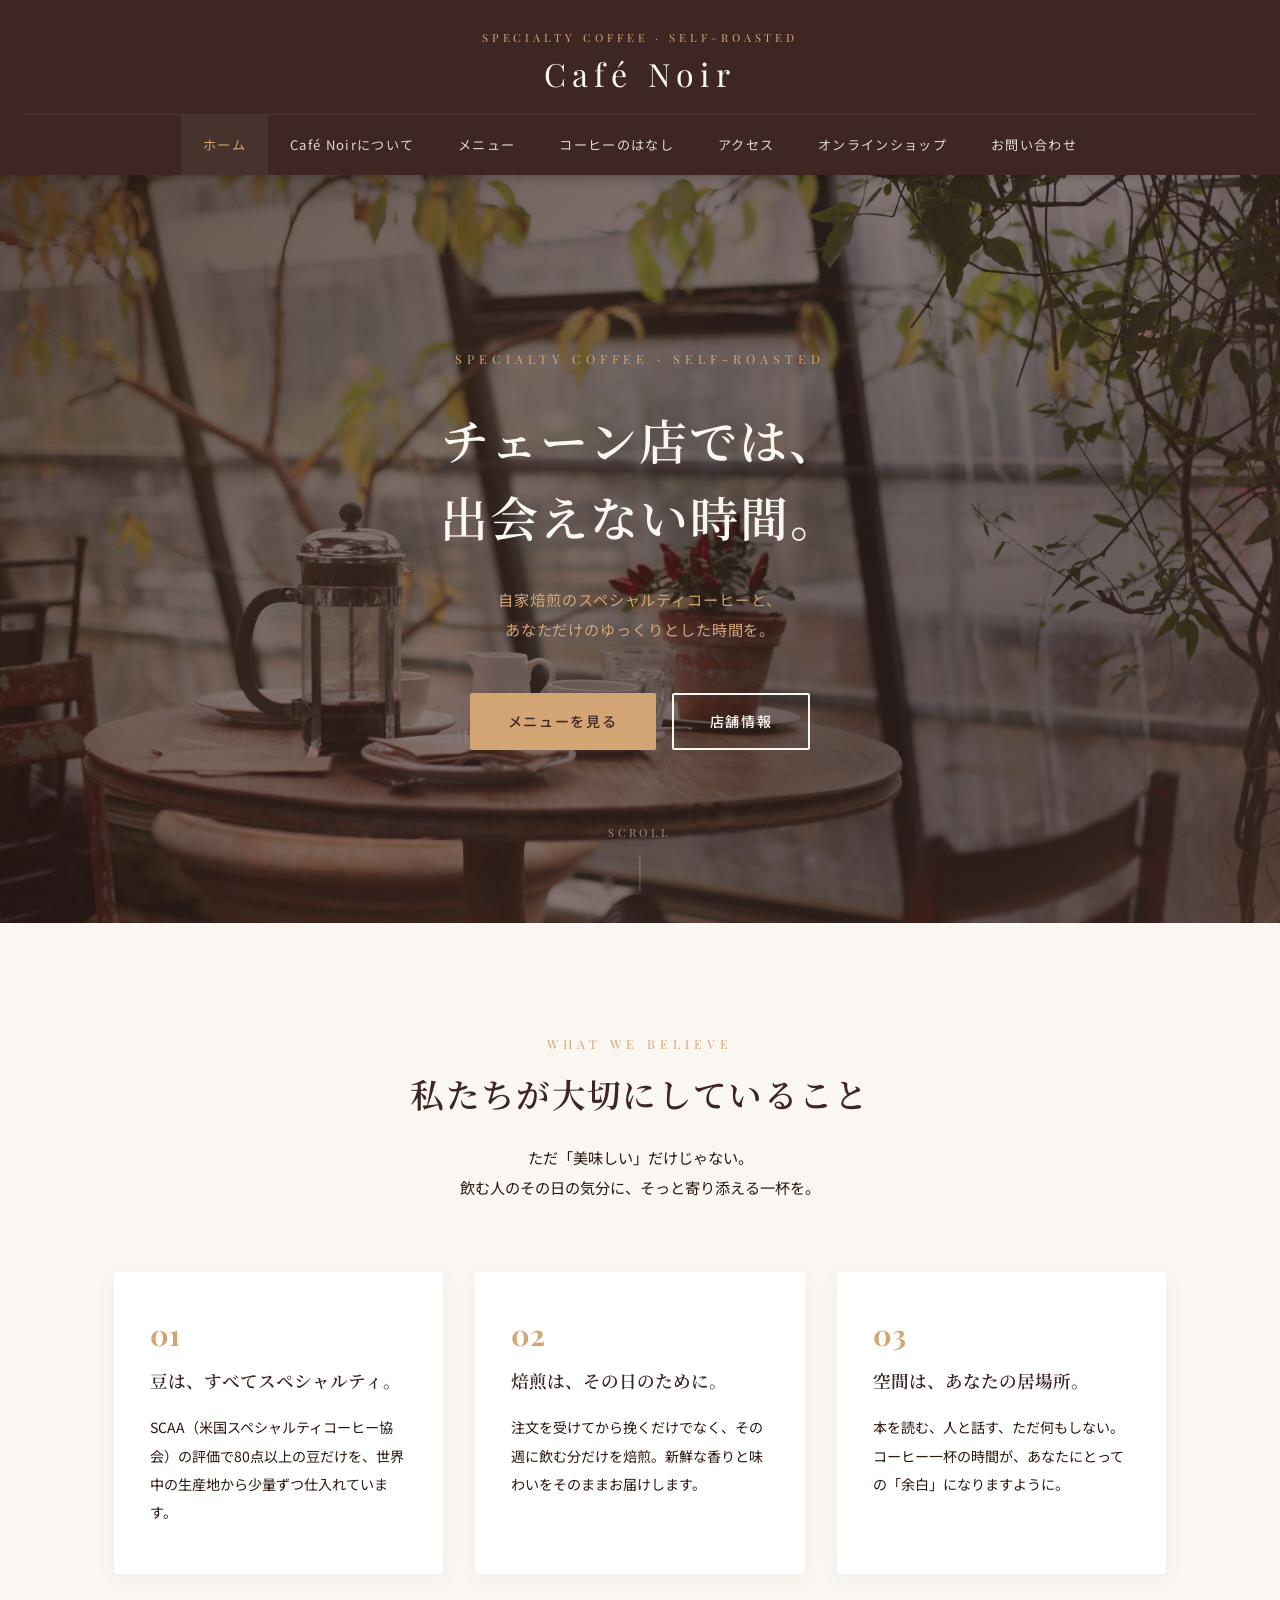
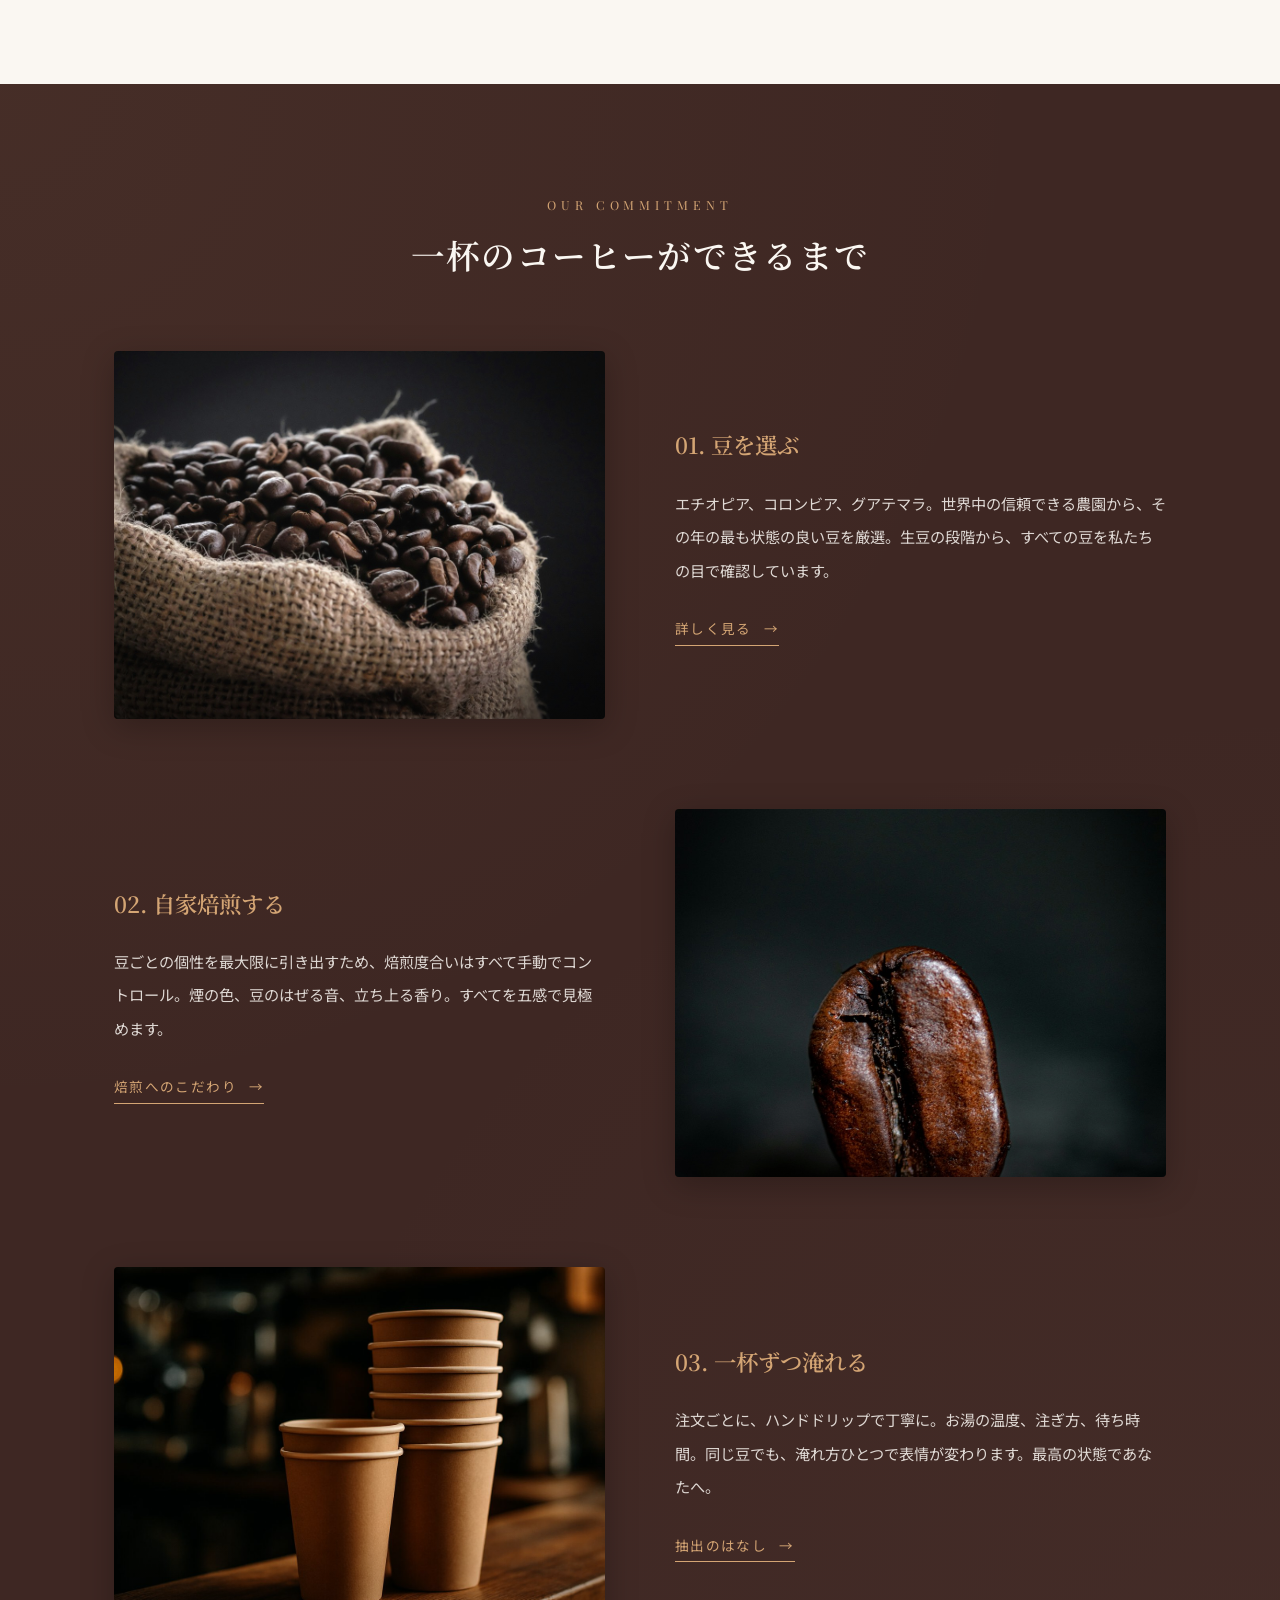
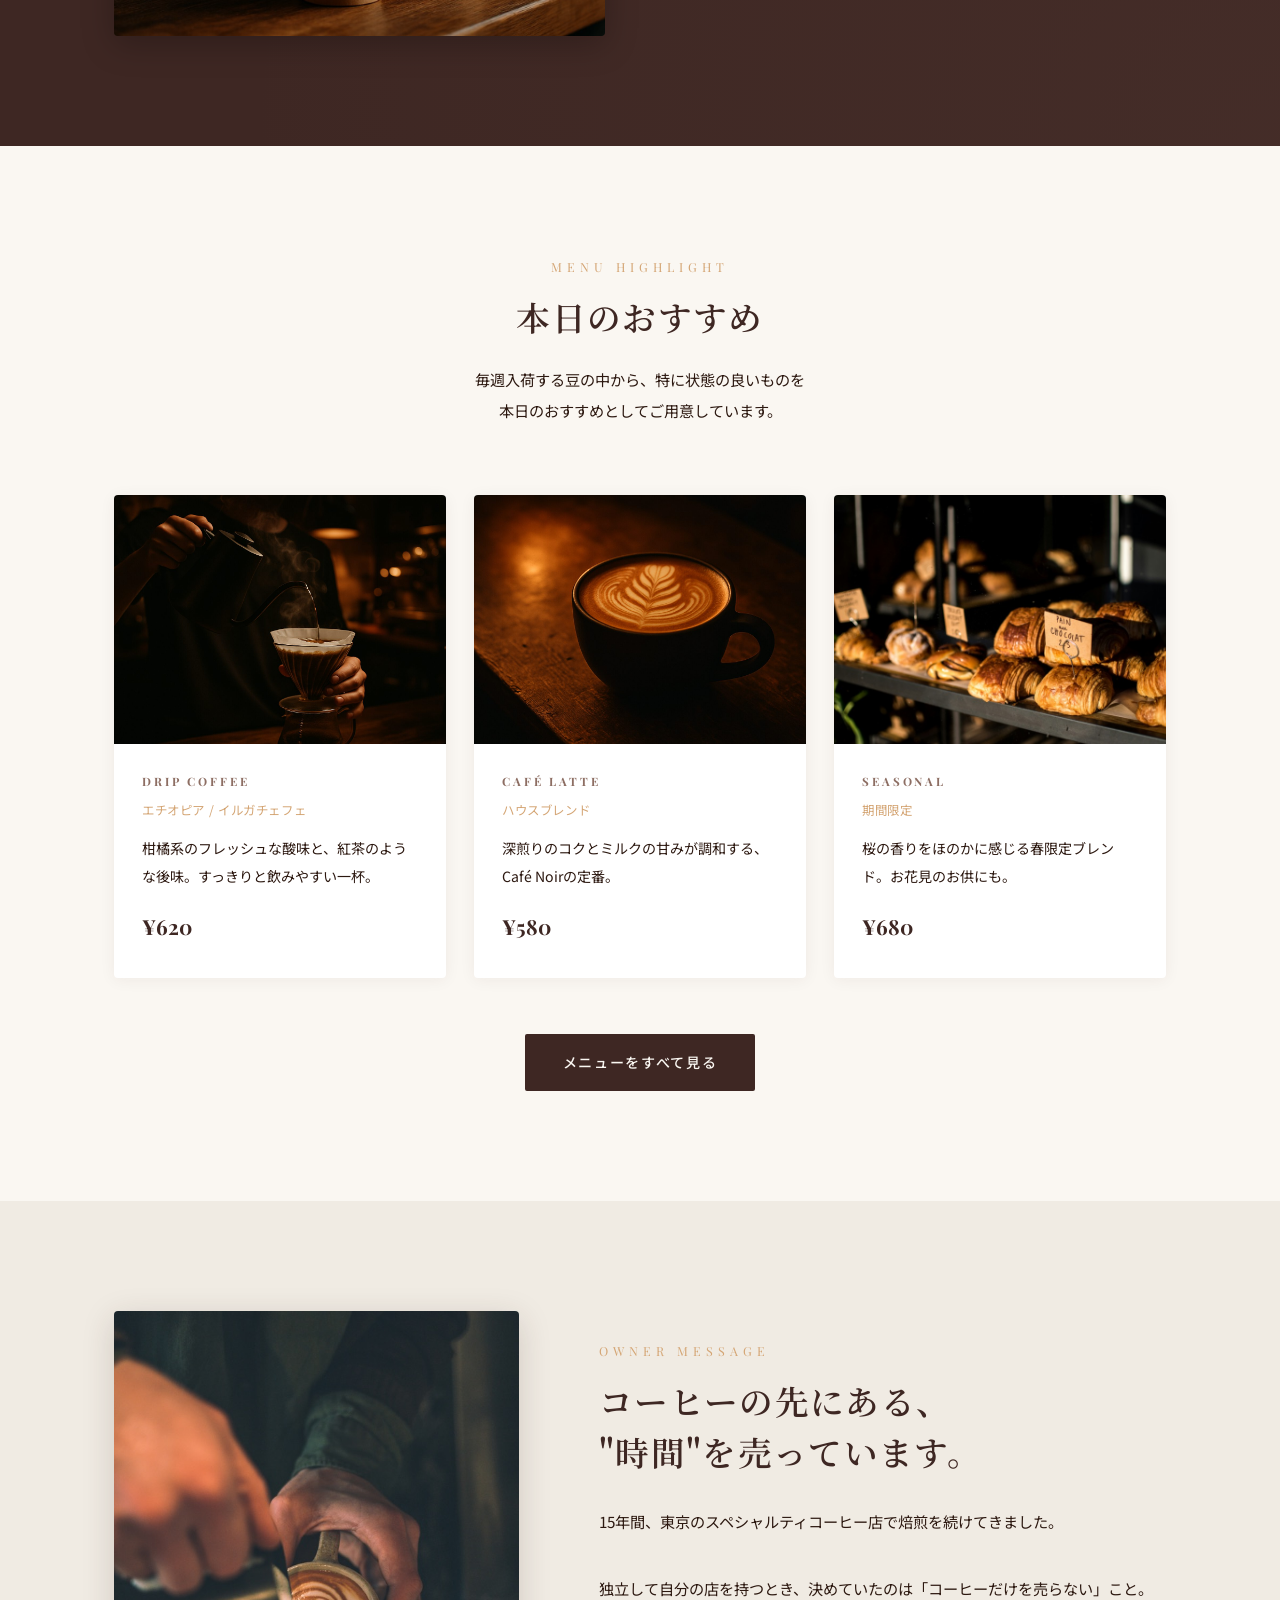
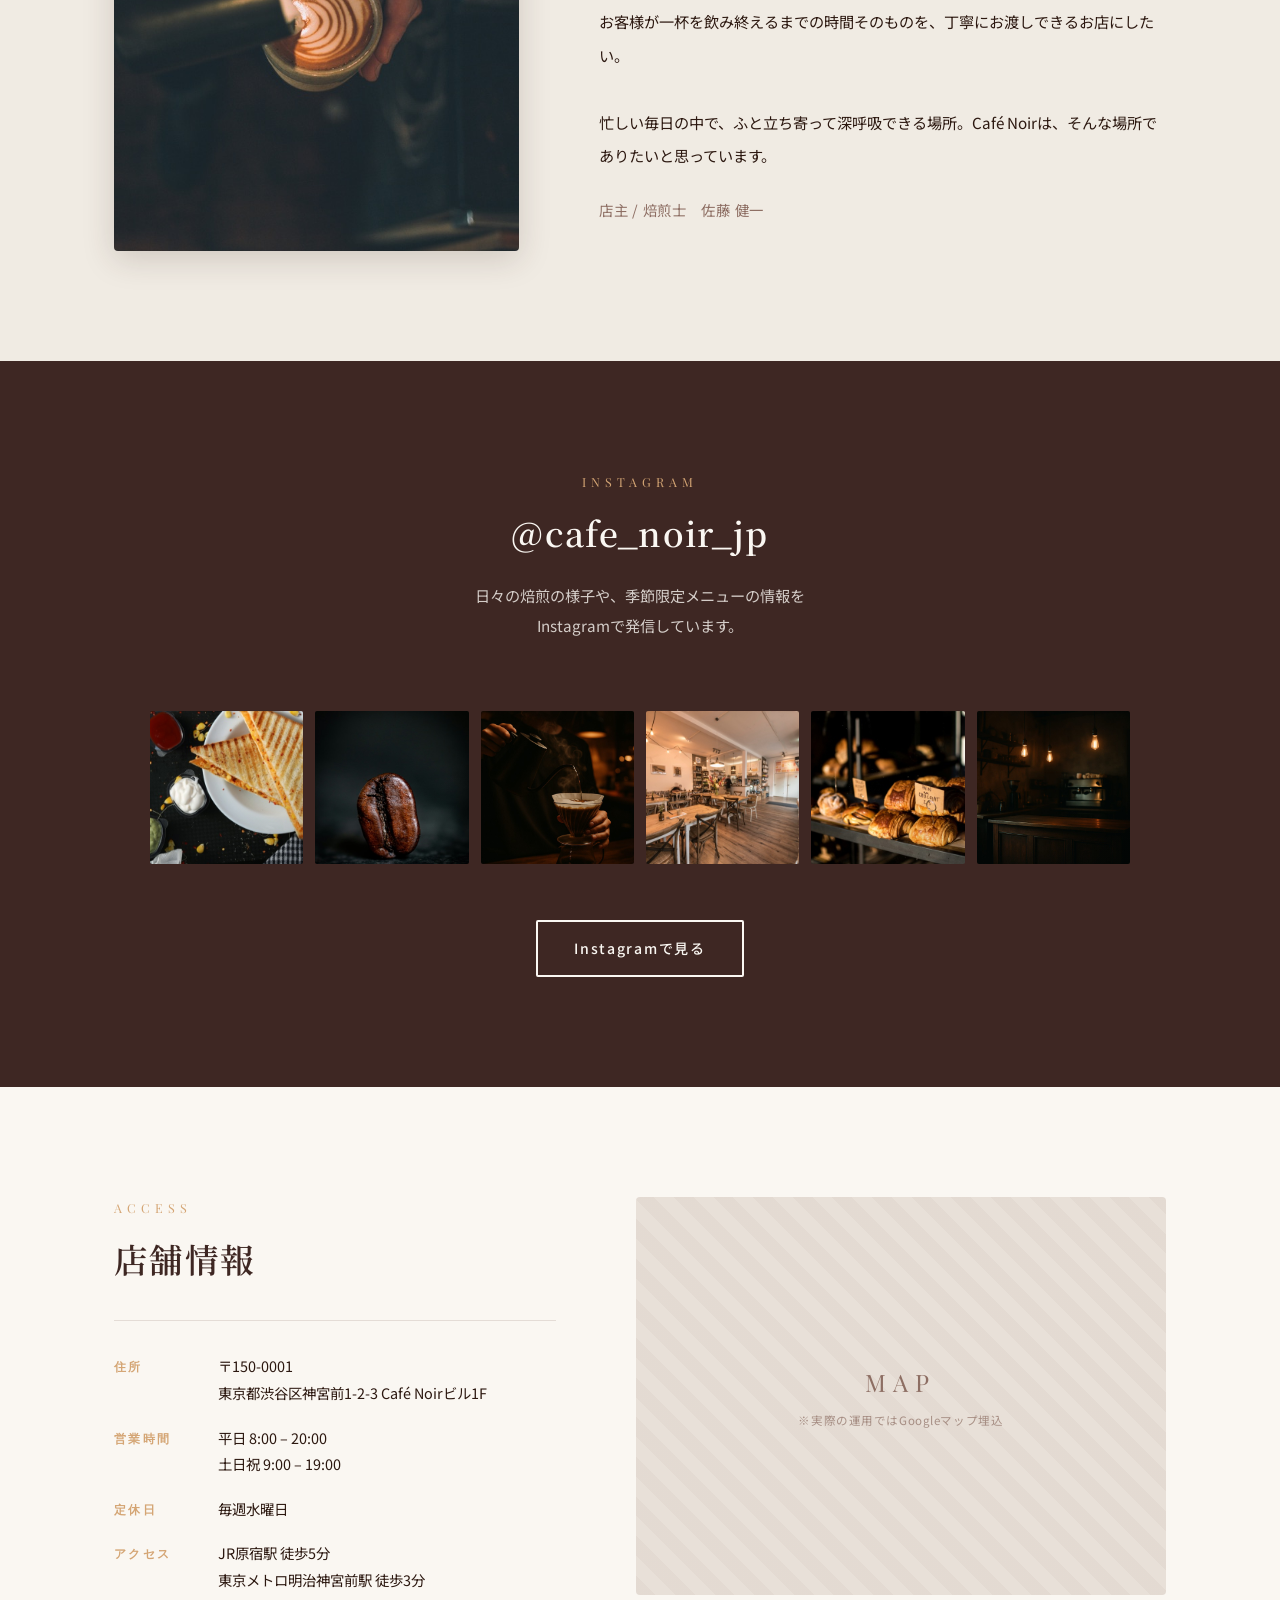
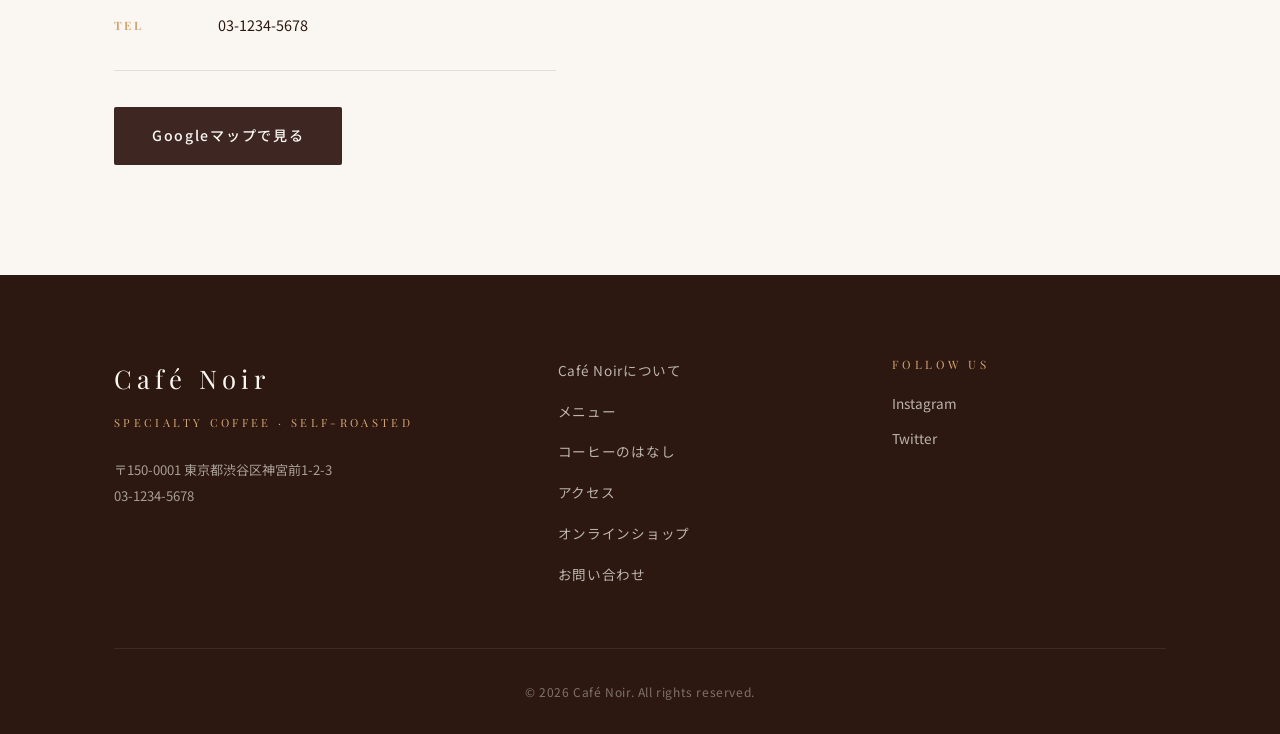
<file: v0.html>
<!DOCTYPE html>
<html lang="ja">
<head>
<meta charset="UTF-8">
<meta name="viewport" content="width=device-width, initial-scale=1.0">
<title>Café Noir – 自家焙煎スペシャルティコーヒー専門店</title>
<link rel="preconnect" href="https://fonts.googleapis.com">
<link rel="preconnect" href="https://fonts.gstatic.com" crossorigin>
<link href="https://fonts.googleapis.com/css2?family=Noto+Sans+JP:wght@300;400;500;700&family=Noto+Serif+JP:wght@400;600;700&family=Playfair+Display:ital,wght@0,400;0,700;1,400&display=swap" rel="stylesheet">
<link rel="stylesheet" href="styles.css">
</head>
<body>

<!-- ========== HEADER ========== -->
<header class="site-header">
  <div class="site-header__inner">
    <a href="#" class="site-logo">
      <span class="site-logo__tagline">SPECIALTY COFFEE · SELF-ROASTED</span>
      <span class="site-logo__name">Café Noir</span>
    </a>
    <nav class="site-nav" aria-label="Primary">
      <ul>
        <li><a href="#" class="is-current">ホーム</a></li>
        <li><a href="#about">Café Noirについて</a></li>
        <li><a href="#menu">メニュー</a></li>
        <li><a href="#story">コーヒーのはなし</a></li>
        <li><a href="#access">アクセス</a></li>
        <li><a href="#shop">オンラインショップ</a></li>
        <li><a href="#contact">お問い合わせ</a></li>
      </ul>
    </nav>
  </div>
</header>

<!-- ========== HERO ========== -->
<section class="hero">
  <div class="hero__inner">
    <p class="hero__en">SPECIALTY COFFEE · SELF-ROASTED</p>
    <h1 class="hero__title">チェーン店では、<br>出会えない時間。</h1>
    <p class="hero__sub">自家焙煎のスペシャルティコーヒーと、<br>あなただけのゆっくりとした時間を。</p>
    <div class="hero__btns">
      <a href="#menu" class="btn btn--primary">メニューを見る</a>
      <a href="#access" class="btn btn--outline">店舗情報</a>
    </div>
  </div>
  <div class="hero__scroll" aria-hidden="true">
    <span>SCROLL</span>
    <i></i>
  </div>
</section>

<!-- ========== WHAT WE BELIEVE ========== -->
<section class="believe" id="about">
  <div class="container">
    <div class="section__head">
      <span class="section__en">WHAT WE BELIEVE</span>
      <h2 class="section__title">私たちが大切にしていること</h2>
      <p class="section__lead">
        ただ「美味しい」だけじゃない。<br>
        飲む人のその日の気分に、そっと寄り添える一杯を。
      </p>
    </div>

    <div class="cards">
      <article class="card">
        <span class="card__num">01</span>
        <h3 class="card__title">豆は、すべてスペシャルティ。</h3>
        <p class="card__text">SCAA（米国スペシャルティコーヒー協会）の評価で80点以上の豆だけを、世界中の生産地から少量ずつ仕入れています。</p>
      </article>
      <article class="card">
        <span class="card__num">02</span>
        <h3 class="card__title">焙煎は、その日のために。</h3>
        <p class="card__text">注文を受けてから挽くだけでなく、その週に飲む分だけを焙煎。新鮮な香りと味わいをそのままお届けします。</p>
      </article>
      <article class="card">
        <span class="card__num">03</span>
        <h3 class="card__title">空間は、あなたの居場所。</h3>
        <p class="card__text">本を読む、人と話す、ただ何もしない。コーヒー一杯の時間が、あなたにとっての「余白」になりますように。</p>
      </article>
    </div>
  </div>
</section>

<!-- ========== OUR COMMITMENT ========== -->
<section class="commitment" id="story">
  <div class="container">
    <div class="section__head section__head--light">
      <span class="section__en">OUR COMMITMENT</span>
      <h2 class="section__title">一杯のコーヒーができるまで</h2>
    </div>

    <div class="commitment__list">
      <div class="commitment__row">
        <div class="commitment__img commitment__img--beans"></div>
        <div class="commitment__text">
          <h3 class="commitment__title">01. 豆を選ぶ</h3>
          <p>エチオピア、コロンビア、グアテマラ。世界中の信頼できる農園から、その年の最も状態の良い豆を厳選。生豆の段階から、すべての豆を私たちの目で確認しています。</p>
          <a href="#" class="link-arrow">詳しく見る</a>
        </div>
      </div>

      <div class="commitment__row commitment__row--rev">
        <div class="commitment__img commitment__img--roast"></div>
        <div class="commitment__text">
          <h3 class="commitment__title">02. 自家焙煎する</h3>
          <p>豆ごとの個性を最大限に引き出すため、焙煎度合いはすべて手動でコントロール。煙の色、豆のはぜる音、立ち上る香り。すべてを五感で見極めます。</p>
          <a href="#" class="link-arrow">焙煎へのこだわり</a>
        </div>
      </div>

      <div class="commitment__row">
        <div class="commitment__img commitment__img--brew"></div>
        <div class="commitment__text">
          <h3 class="commitment__title">03. 一杯ずつ淹れる</h3>
          <p>注文ごとに、ハンドドリップで丁寧に。お湯の温度、注ぎ方、待ち時間。同じ豆でも、淹れ方ひとつで表情が変わります。最高の状態であなたへ。</p>
          <a href="#" class="link-arrow">抽出のはなし</a>
        </div>
      </div>
    </div>
  </div>
</section>

<!-- ========== MENU HIGHLIGHT ========== -->
<section class="menu" id="menu">
  <div class="container">
    <div class="section__head">
      <span class="section__en">MENU HIGHLIGHT</span>
      <h2 class="section__title">本日のおすすめ</h2>
      <p class="section__lead">毎週入荷する豆の中から、特に状態の良いものを<br>本日のおすすめとしてご用意しています。</p>
    </div>

    <div class="menu-cards">
      <article class="menu-card">
        <div class="menu-card__img menu-card__img--drip"></div>
        <div class="menu-card__body">
          <p class="menu-card__cat">DRIP COFFEE</p>
          <p class="menu-card__origin">エチオピア / イルガチェフェ</p>
          <p class="menu-card__desc">柑橘系のフレッシュな酸味と、紅茶のような後味。すっきりと飲みやすい一杯。</p>
          <p class="menu-card__price">¥620</p>
        </div>
      </article>

      <article class="menu-card">
        <div class="menu-card__img menu-card__img--latte"></div>
        <div class="menu-card__body">
          <p class="menu-card__cat">CAFÉ LATTE</p>
          <p class="menu-card__origin">ハウスブレンド</p>
          <p class="menu-card__desc">深煎りのコクとミルクの甘みが調和する、Café Noirの定番。</p>
          <p class="menu-card__price">¥580</p>
        </div>
      </article>

      <article class="menu-card">
        <div class="menu-card__img menu-card__img--season"></div>
        <div class="menu-card__body">
          <p class="menu-card__cat">SEASONAL</p>
          <p class="menu-card__origin">期間限定</p>
          <p class="menu-card__desc">桜の香りをほのかに感じる春限定ブレンド。お花見のお供にも。</p>
          <p class="menu-card__price">¥680</p>
        </div>
      </article>
    </div>

    <div class="section__cta">
      <a href="#" class="btn btn--brown">メニューをすべて見る</a>
    </div>
  </div>
</section>

<!-- ========== OWNER MESSAGE ========== -->
<section class="owner">
  <div class="container">
    <div class="owner__inner">
      <div class="owner__img-wrap">
        <div class="owner__img"></div>
      </div>
      <div class="owner__text">
        <span class="section__en section__en--left">OWNER MESSAGE</span>
        <h2 class="section__title section__title--left">コーヒーの先にある、<br>"時間"を売っています。</h2>
        <p class="owner__body">
          15年間、東京のスペシャルティコーヒー店で焙煎を続けてきました。<br><br>
          独立して自分の店を持つとき、決めていたのは「コーヒーだけを売らない」こと。お客様が一杯を飲み終えるまでの時間そのものを、丁寧にお渡しできるお店にしたい。<br><br>
          忙しい毎日の中で、ふと立ち寄って深呼吸できる場所。Café Noirは、そんな場所でありたいと思っています。
        </p>
        <p class="owner__sign">店主 / 焙煎士　佐藤 健一</p>
      </div>
    </div>
  </div>
</section>

<!-- ========== INSTAGRAM ========== -->
<section class="insta">
  <div class="container">
    <div class="section__head section__head--light">
      <span class="section__en">INSTAGRAM</span>
      <h2 class="section__title">@cafe_noir_jp</h2>
      <p class="section__lead">日々の焙煎の様子や、季節限定メニューの情報を<br>Instagramで発信しています。</p>
    </div>

    <div class="insta-grid">
      <a href="#" class="insta-item insta-item--1"></a>
      <a href="#" class="insta-item insta-item--2"></a>
      <a href="#" class="insta-item insta-item--3"></a>
      <a href="#" class="insta-item insta-item--4"></a>
      <a href="#" class="insta-item insta-item--5"></a>
      <a href="#" class="insta-item insta-item--6"></a>
    </div>

    <div class="section__cta">
      <a href="#" class="btn btn--outline">Instagramで見る</a>
    </div>
  </div>
</section>

<!-- ========== ACCESS ========== -->
<section class="access" id="access">
  <div class="container">
    <div class="access__inner">
      <div class="access__info">
        <span class="section__en section__en--left">ACCESS</span>
        <h2 class="section__title section__title--left">店舗情報</h2>

        <dl class="access__dl">
          <dt>住所</dt>
          <dd>〒150-0001<br>東京都渋谷区神宮前1-2-3 Café Noirビル1F</dd>
          <dt>営業時間</dt>
          <dd>平日 8:00 – 20:00<br>土日祝 9:00 – 19:00</dd>
          <dt>定休日</dt>
          <dd>毎週水曜日</dd>
          <dt>アクセス</dt>
          <dd>JR原宿駅 徒歩5分<br>東京メトロ明治神宮前駅 徒歩3分</dd>
          <dt>TEL</dt>
          <dd>03-1234-5678</dd>
        </dl>

        <a href="#" class="btn btn--brown">Googleマップで見る</a>
      </div>

      <div class="access__map">
        <span>MAP</span>
        <small>※実際の運用ではGoogleマップ埋込</small>
      </div>
    </div>
  </div>
</section>

<!-- ========== FOOTER ========== -->
<footer class="site-footer">
  <div class="container">
    <div class="site-footer__top">
      <div class="site-footer__brand">
        <p class="site-footer__name">Café Noir</p>
        <p class="site-footer__tag">SPECIALTY COFFEE · SELF-ROASTED</p>
        <p class="site-footer__addr">〒150-0001 東京都渋谷区神宮前1-2-3<br>03-1234-5678</p>
      </div>

      <nav class="site-footer__nav" aria-label="Footer">
        <ul>
          <li><a href="#about">Café Noirについて</a></li>
          <li><a href="#menu">メニュー</a></li>
          <li><a href="#story">コーヒーのはなし</a></li>
          <li><a href="#access">アクセス</a></li>
          <li><a href="#shop">オンラインショップ</a></li>
          <li><a href="#contact">お問い合わせ</a></li>
        </ul>
      </nav>

      <div class="site-footer__sns">
        <p class="site-footer__sns-label">FOLLOW US</p>
        <div class="site-footer__sns-links">
          <a href="#" aria-label="Instagram">Instagram</a>
          <a href="#" aria-label="Twitter">Twitter</a>
        </div>
      </div>
    </div>

    <p class="site-footer__copy">© 2026 Café Noir. All rights reserved.</p>
  </div>
</footer>

</body>
</html>
</file>
<file: cinematic.css>
/* ===== Cinematic / Immersive ===== */
*,*::before,*::after{box-sizing:border-box}
html{scroll-behavior:smooth}
body,h1,h2,h3,h4,p,ul,dl,dd,dt,figure{margin:0;padding:0}
ul{list-style:none}
img{max-width:100%;display:block}
a{color:inherit;text-decoration:none}

:root{
  --black:#0d0807; --darker:#1a1410; --brown:#3E2723; --milk:#8D6E63;
  --cara:#D4A574; --bg:#FAF7F2; --text:#FAF7F2;
  --serif-en:'Cormorant Garamond',Georgia,serif;
  --serif-jp:'Noto Serif JP',serif;
  --sans-jp:'Noto Sans JP',sans-serif;
}

body{font-family:var(--sans-jp);background:var(--black);color:var(--text);line-height:1.85;-webkit-font-smoothing:antialiased;font-size:15px;overflow-x:hidden}
img{filter:brightness(0.95)}

/* ===== HEADER ===== */
.hd{position:fixed;top:0;left:0;right:0;z-index:100;display:grid;grid-template-columns:1fr auto 1fr;align-items:center;padding:24px 48px;mix-blend-mode:difference;color:#fff}
.hd__brand{display:flex;flex-direction:column;line-height:1}
.hd__brand span{font-family:var(--serif-en);font-size:1.4rem;letter-spacing:0.18em;font-style:italic}
.hd__brand small{font-family:var(--serif-en);font-size:0.65rem;letter-spacing:0.35em;margin-top:4px;opacity:0.7}
.hd__nav{display:flex;gap:40px;justify-content:center}
.hd__nav a{font-family:var(--serif-en);font-size:0.9rem;letter-spacing:0.2em;font-style:italic;transition:opacity .3s}
.hd__nav a:hover{opacity:0.6}
.hd__lang{justify-self:end;font-family:var(--serif-en);font-size:0.78rem;letter-spacing:0.3em;opacity:0.7;font-style:italic}

/* ===== HERO ===== */
.hero{position:relative;min-height:100vh;display:flex;align-items:center;justify-content:center;text-align:center;overflow:hidden;color:var(--bg)}
.hero__bg{position:absolute;inset:0;background-size:cover;background-position:center;background-attachment:fixed;animation:zoomIn 18s ease-out infinite alternate}
@keyframes zoomIn{from{transform:scale(1)}to{transform:scale(1.08)}}
.hero__veil{position:absolute;inset:0;background:radial-gradient(ellipse at center,rgba(0,0,0,0.35) 0%,rgba(13,8,7,0.85) 100%)}
.hero__inner{position:relative;padding:0 32px;max-width:1000px}
.hero__chap{font-family:var(--serif-en);font-style:italic;font-size:1rem;letter-spacing:0.3em;color:var(--cara);margin-bottom:48px;animation:fade 1.2s .2s both}
.hero__title{font-family:var(--serif-en);font-weight:400;font-size:clamp(3.5rem,9vw,8rem);line-height:1.05;letter-spacing:0.02em;margin-bottom:48px}
.hero__title span{display:block;animation:fade 1.4s both;font-style:italic;font-weight:400}
.hero__title span:nth-child(1){animation-delay:.4s}
.hero__title span:nth-child(2){animation-delay:.7s;color:var(--cara)}
.hero__title span:nth-child(3){animation-delay:1.0s}
.hero__title span:nth-child(4){animation-delay:1.3s;color:var(--cara)}
.hero__title .i{font-style:italic}
.hero__sub{font-size:0.9rem;letter-spacing:0.15em;line-height:2;color:rgba(250,247,242,0.78);animation:fade 1.4s 1.6s both}
@keyframes fade{from{opacity:0;transform:translateY(20px)}to{opacity:1;transform:translateY(0)}}

.hero__bottom{position:absolute;bottom:32px;left:0;right:0;padding:0 48px;display:flex;justify-content:space-between;align-items:center;font-family:var(--serif-en);font-size:0.72rem;letter-spacing:0.3em;font-style:italic;color:rgba(250,247,242,0.6);animation:fade 1.4s 2s both}
.hero__scroll{animation:bounce 2s ease infinite}
@keyframes bounce{0%,100%{transform:translateY(0);opacity:0.6}50%{transform:translateY(8px);opacity:1}}

/* ===== CHAPTER (full-bleed sections) ===== */
.chap{position:relative;min-height:100vh;display:flex;flex-direction:column;justify-content:center;padding:120px 48px;overflow:hidden;color:var(--bg)}
.chap__bg{position:absolute;inset:0;background-size:cover;background-position:center;background-attachment:fixed;will-change:transform}
.chap__veil{position:absolute;inset:0;background:linear-gradient(180deg,rgba(13,8,7,0.85) 0%,rgba(13,8,7,0.55) 50%,rgba(13,8,7,0.92) 100%)}
.chap__head{position:relative;max-width:1300px;margin:0 auto 80px;width:100%}
.chap__head--right{text-align:right}
.chap__no{font-family:var(--serif-en);font-style:italic;font-size:0.85rem;letter-spacing:0.4em;color:var(--cara);display:block;margin-bottom:28px}
.chap__title{font-family:var(--serif-en);font-weight:400;font-style:italic;font-size:clamp(3rem,7vw,6rem);line-height:1.1;color:var(--bg);letter-spacing:0.02em;margin-bottom:24px}
.chap__sub{font-family:var(--serif-jp);font-size:1.05rem;color:var(--cara);letter-spacing:0.05em;font-weight:300}

.chap__body{position:relative;max-width:1300px;margin:0 auto;width:100%}
.chap__body--right{text-align:right}
.chap__body--right .chap__meta{justify-content:flex-end}
.chap__txt{font-family:var(--serif-jp);font-size:clamp(1rem,1.4vw,1.25rem);line-height:2.4;color:rgba(250,247,242,0.92);max-width:680px;margin-bottom:48px;font-weight:300;letter-spacing:0.05em}
.chap__body--right .chap__txt{margin-left:auto}
.chap__meta{display:flex;gap:48px;flex-wrap:wrap;border-top:1px solid rgba(212,165,116,0.3);padding-top:28px;max-width:680px}
.chap__body--right .chap__meta{margin-left:auto}
.chap__meta div{font-family:var(--serif-en);color:var(--bg);font-size:1.1rem;letter-spacing:0.1em;font-style:italic}
.chap__meta span{display:block;font-size:0.65rem;letter-spacing:0.35em;color:var(--cara);margin-bottom:6px;font-style:normal;font-weight:700}

/* ===== DIRECTOR'S NOTE (Owner) ===== */
.director{padding:140px 48px;background:var(--black);border-block:1px solid rgba(212,165,116,0.15);position:relative}
.director::before{content:'';position:absolute;inset:0;background:radial-gradient(ellipse at top right,rgba(212,165,116,0.04),transparent 60%);pointer-events:none}
.director__inner{position:relative;max-width:1200px;margin:0 auto;display:grid;grid-template-columns:0.85fr 1fr;gap:80px;align-items:center}
.director__img{position:relative;aspect-ratio:3/4;overflow:hidden;border:1px solid rgba(212,165,116,0.2)}
.director__img img{width:100%;height:100%;object-fit:cover;filter:brightness(0.85) saturate(0.9)}
.director__img figcaption{position:absolute;bottom:0;left:0;right:0;padding:14px 20px;background:linear-gradient(180deg,transparent,rgba(0,0,0,0.85));color:var(--cara);font-family:var(--serif-en);font-style:italic;font-size:0.75rem;letter-spacing:0.35em;text-align:right}
.director__label{font-family:var(--serif-en);font-style:italic;font-size:0.85rem;letter-spacing:0.4em;color:var(--cara);margin-bottom:36px}
.director__quote{font-family:var(--serif-jp);font-weight:600;font-size:clamp(2rem,4vw,3.4rem);line-height:1.45;color:var(--bg);letter-spacing:0.04em;margin-bottom:18px;position:relative}
.director__quote em{color:var(--cara);font-style:normal;font-family:var(--serif-en);font-size:1.6em;line-height:0;display:inline-block;vertical-align:-0.25em;margin:0 0.05em}
.director__sub{font-family:var(--serif-en);font-style:italic;font-size:0.95rem;letter-spacing:0.25em;color:var(--cara);margin-bottom:48px}
.director__body{font-family:var(--serif-jp);font-size:0.95rem;line-height:2.3;color:rgba(250,247,242,0.82);font-weight:300;letter-spacing:0.04em;margin-bottom:48px}
.director__sig{border-top:1px solid rgba(212,165,116,0.3);padding-top:24px;display:inline-block}
.director__sig span{font-family:var(--serif-en);font-style:italic;font-size:1.4rem;color:var(--cara);display:block;margin-bottom:6px}
.director__sig p{font-family:var(--serif-jp);font-size:0.85rem;letter-spacing:0.15em;color:rgba(250,247,242,0.7);margin:0}

/* ===== TODAY'S PICK card ===== */
.card-pick{background:var(--darker);padding:140px 48px;color:var(--bg);position:relative}
.card-pick::before{content:'';position:absolute;inset:0;background:radial-gradient(ellipse at top,rgba(212,165,116,0.05),transparent 60%);pointer-events:none}
.card-pick__inner{position:relative;max-width:1100px;margin:0 auto;border:1px solid rgba(212,165,116,0.25);padding:80px 64px}
.card-pick__date{font-family:var(--serif-en);font-style:italic;letter-spacing:0.4em;color:var(--cara);font-size:0.85rem}
.card-pick__title{font-family:var(--serif-en);font-style:italic;font-weight:400;font-size:clamp(2.2rem,4vw,3.4rem);margin:18px 0 56px}
.card-pick__row{display:grid;grid-template-columns:1fr 1.2fr;gap:64px;align-items:center}
.card-pick__img{aspect-ratio:1/1;overflow:hidden}
.card-pick__img img{width:100%;height:100%;object-fit:cover}
.card-pick__name{font-family:var(--serif-jp);font-weight:600;font-size:clamp(1.4rem,2.4vw,2rem);line-height:1.5;margin-bottom:28px}
.card-pick__notes{font-family:var(--serif-en);font-style:italic;font-size:0.95rem;letter-spacing:0.1em;line-height:2;color:rgba(250,247,242,0.78);margin-bottom:32px}
.card-pick__price{font-family:var(--serif-en);font-size:2.4rem;color:var(--cara);font-weight:400}
.card-pick__price small{font-size:0.5em;letter-spacing:0.3em;font-style:italic}

/* ===== MENU GALLERY ===== */
.gal{padding:140px 48px;background:var(--darker)}
.gal__head{text-align:center;margin-bottom:80px}
.gal__title{font-family:var(--serif-en);font-style:italic;font-weight:400;font-size:clamp(2.4rem,5vw,4rem);color:var(--bg);margin-top:18px}
.gal__grid{display:grid;grid-template-columns:repeat(3,1fr);gap:24px;max-width:1300px;margin:0 auto}
.gc{background:#1f1714;overflow:hidden}
.gc__img{aspect-ratio:1/1;overflow:hidden}
.gc__img img{width:100%;height:100%;object-fit:cover;transition:transform 1s,filter .6s;filter:brightness(0.85)}
.gc:hover .gc__img img{transform:scale(1.06);filter:brightness(1)}
.gc__b{padding:32px 28px}
.gc__cat{font-family:var(--serif-en);font-style:italic;font-size:0.7rem;letter-spacing:0.35em;color:var(--cara);margin-bottom:8px}
.gc__b h3{font-family:var(--serif-jp);font-weight:600;font-size:1.05rem;color:var(--bg);margin-bottom:12px;line-height:1.6}
.gc__d{font-size:0.86rem;color:rgba(250,247,242,0.65);margin-bottom:20px;line-height:1.95}
.gc__p{font-family:var(--serif-en);font-size:1.4rem;color:var(--cara)}

/* ===== INSTAGRAM strip ===== */
.ig{padding:140px 0 0;background:var(--black)}
.ig__head{text-align:center;margin-bottom:80px;padding:0 48px}
.ig__strip{display:grid;grid-template-columns:repeat(6,1fr);gap:0}
.ig__i{aspect-ratio:1/1;overflow:hidden}
.ig__i img{width:100%;height:100%;object-fit:cover;transition:transform .8s,filter .6s;filter:brightness(0.78) saturate(0.9)}
.ig__i:hover img{transform:scale(1.08);filter:brightness(1) saturate(1)}

/* ===== ACCESS ===== */
.acc{position:relative;padding:140px 48px;color:var(--bg);overflow:hidden;text-align:center}
.acc__bg{position:absolute;inset:0;background-size:cover;background-position:center;background-attachment:fixed}
.acc__veil{position:absolute;inset:0;background:rgba(13,8,7,0.88)}
.acc__inner{position:relative;max-width:700px;margin:0 auto}
.acc__lead{font-family:var(--serif-jp);font-size:1.05rem;line-height:2.2;color:rgba(250,247,242,0.82);margin:32px 0;font-weight:300;letter-spacing:0.04em}
.acc__dl{display:grid;grid-template-columns:auto 1fr;gap:18px 32px;text-align:left;margin:48px auto;max-width:520px;padding:32px 0;border-block:1px solid rgba(212,165,116,0.3)}
.acc__dl dt{font-family:var(--serif-en);font-style:italic;font-size:0.8rem;letter-spacing:0.25em;color:var(--cara)}
.acc__dl dd{font-size:0.92rem;line-height:1.85}
.btn{display:inline-block;padding:18px 40px;border:1px solid var(--cara);color:var(--cara);font-family:var(--serif-en);font-style:italic;font-size:0.95rem;letter-spacing:0.2em;transition:all .3s}
.btn:hover{background:var(--cara);color:var(--brown)}

/* ===== MAP ===== */
.map{background:var(--black);padding:0}
.map__inner{position:relative;width:100%;aspect-ratio:21/9;max-height:560px;overflow:hidden;border-block:1px solid rgba(212,165,116,0.15)}
.map__inner iframe{position:absolute;inset:0;width:100%;height:100%;filter:grayscale(0.3) contrast(1.05) brightness(0.85)}

/* ===== CONTACT ===== */
.contact{background:var(--darker);padding:140px 48px;position:relative}
.contact::before{content:'';position:absolute;inset:0;background:radial-gradient(ellipse at top,rgba(212,165,116,0.05),transparent 60%);pointer-events:none}
.contact__inner{position:relative;max-width:760px;margin:0 auto;text-align:center}
.contact__lead{font-family:var(--serif-jp);font-size:1rem;line-height:2.2;color:rgba(250,247,242,0.75);margin:28px 0 60px;font-weight:300;letter-spacing:0.04em}
.contact__form{text-align:left;display:flex;flex-direction:column;gap:28px}
.contact__row{display:grid;grid-template-columns:1fr 1fr;gap:28px}
.contact__field{display:flex;flex-direction:column;gap:10px}
.contact__field span{font-family:var(--serif-en);font-style:italic;font-size:0.7rem;letter-spacing:0.3em;color:var(--cara);font-weight:700}
.contact__field input,
.contact__field select,
.contact__field textarea{
  background:transparent;
  border:none;
  border-bottom:1px solid rgba(212,165,116,0.4);
  padding:12px 4px;
  color:var(--bg);
  font-family:var(--serif-jp);
  font-size:1rem;
  letter-spacing:0.04em;
  outline:none;
  transition:border-color .3s;
  width:100%;
}
.contact__field input:focus,
.contact__field select:focus,
.contact__field textarea:focus{border-bottom-color:var(--cara)}
.contact__field input::placeholder,
.contact__field textarea::placeholder{color:rgba(250,247,242,0.3)}
.contact__field select{
  -webkit-appearance:none;appearance:none;
  background-image:url("data:image/svg+xml;utf8,<svg xmlns='http://www.w3.org/2000/svg' width='12' height='8' viewBox='0 0 12 8'><path fill='%23D4A574' d='M6 8L0 0h12z'/></svg>");
  background-repeat:no-repeat;
  background-position:right 8px center;
  cursor:pointer;
}
.contact__field select option{background:var(--darker);color:var(--bg)}
.contact__field textarea{resize:vertical;min-height:140px;font-family:var(--serif-jp)}
.contact__note{font-family:var(--serif-en);font-style:italic;font-size:0.8rem;letter-spacing:0.15em;color:rgba(250,247,242,0.45);margin:8px 0 16px}
.contact__form .btn{align-self:center;margin-top:12px;min-width:240px;cursor:pointer;font-family:var(--serif-en);font-style:italic}
.contact__success{
  display:none;
  text-align:center;
  font-family:var(--serif-en);font-style:italic;
  font-size:1.05rem;letter-spacing:0.1em;
  color:var(--cara);
  border:1px solid rgba(212,165,116,0.3);
  padding:32px 24px;
  margin-top:32px;
  line-height:2;
}
.contact__success.is-show{display:block;animation:fade .8s}

@media(max-width:700px){
  .contact{padding:80px 20px}
  .contact__row{grid-template-columns:1fr;gap:24px}
}

/* ===== FOOTER (credits) ===== */
.ft{background:var(--black);padding:80px 48px 32px;border-top:1px solid rgba(212,165,116,0.15)}
.ft__inner{display:grid;grid-template-columns:1.5fr 1fr 1fr;gap:48px;max-width:1200px;margin:0 auto;padding-bottom:60px;border-bottom:1px solid rgba(255,255,255,0.06)}
.ft__name{font-family:var(--serif-en);font-style:italic;font-size:1.8rem;letter-spacing:0.18em;color:var(--bg);margin-bottom:10px}
.ft__tag{font-family:var(--serif-en);font-style:italic;font-size:0.85rem;letter-spacing:0.2em;color:var(--cara)}
.ft h4{font-family:var(--serif-en);font-style:italic;font-size:0.85rem;letter-spacing:0.25em;color:var(--cara);margin-bottom:18px;font-weight:400}
.ft ul{display:flex;flex-direction:column;gap:12px}
.ft__credits li{font-family:var(--serif-en);font-style:italic;font-size:0.9rem;color:rgba(250,247,242,0.65);letter-spacing:0.05em}
.ft__credits li span{display:inline-block;width:80px;font-size:0.65rem;letter-spacing:0.3em;color:var(--cara);font-style:normal;font-weight:700;margin-right:14px}
.ft li,.ft a{font-size:0.85rem;color:rgba(250,247,242,0.65);transition:color .2s}
.ft a:hover{color:var(--cara)}
.ft__copy{text-align:center;font-family:var(--serif-en);font-style:italic;letter-spacing:0.4em;color:rgba(250,247,242,0.4);margin-top:36px;font-size:0.78rem}

/* ===== Responsive ===== */
@media(max-width:1023px){
  .hd{padding:18px 24px;grid-template-columns:1fr 1fr}
  .hd__nav{display:none}
  .hd__lang{display:none}
  .hero__title{font-size:clamp(2.5rem,9vw,5rem)}
  .hero__bottom{padding:0 24px;flex-wrap:wrap;gap:8px;font-size:0.6rem}
  .chap{padding:80px 24px}
  .chap__head--right{text-align:left}
  .chap__body--right{text-align:left}
  .chap__body--right .chap__txt{margin-left:0}
  .chap__body--right .chap__meta{margin-left:0;justify-content:flex-start}
  .director__inner{grid-template-columns:1fr;gap:48px;max-width:520px}
  .director__img{aspect-ratio:4/5;max-width:340px;margin:0 auto}
  .card-pick__inner{padding:48px 24px}
  .card-pick__row{grid-template-columns:1fr;gap:40px}
  .gal__grid{grid-template-columns:1fr 1fr}
  .ig__strip{grid-template-columns:repeat(3,1fr)}
  .ft__inner{grid-template-columns:1fr;gap:36px}
}
@media(max-width:600px){
  .gal__grid{grid-template-columns:1fr;max-width:380px;margin:0 auto}
  .ig__strip{grid-template-columns:repeat(2,1fr)}
  .interlude__quote{font-size:1.4rem}
  .chap__txt{font-size:1rem;line-height:2.1}
  .chap__meta{flex-direction:column;gap:24px}
}
</file>
<file: editorial.css>
/* ===== Editorial Magazine Style ===== */
*,*::before,*::after{box-sizing:border-box}
html{scroll-behavior:smooth}
body,h1,h2,h3,h4,p,ul,dl,dd,dt,figure{margin:0;padding:0}
ul{list-style:none}
img{max-width:100%;display:block}
a{color:inherit;text-decoration:none}

:root{
  --brown:#3E2723; --darker:#1F1411; --milk:#8D6E63; --cara:#D4A574;
  --bg:#FAF7F2; --bg2:#F0EBE3; --text:#2C1810; --white:#fff;
  --serif-jp:'Noto Serif JP',serif;
  --sans-jp:'Noto Sans JP',sans-serif;
  --serif-en:'Playfair Display',Georgia,serif;
}

body{
  font-family:var(--sans-jp);color:var(--text);background:var(--bg);
  line-height:1.85;font-weight:400;-webkit-font-smoothing:antialiased;
  font-size:15px;
}

/* ===== HEADER ===== */
.hd{position:sticky;top:0;z-index:100;background:rgba(250,247,242,0.96);backdrop-filter:blur(12px);border-bottom:1px solid rgba(62,39,35,0.08)}
.hd__bar{display:grid;grid-template-columns:1fr auto 1fr;align-items:center;padding:18px 48px;gap:32px}
.hd__brand{display:flex;align-items:baseline;gap:10px}
.hd__name{font-family:var(--serif-en);font-size:1.5rem;letter-spacing:0.12em;color:var(--brown)}
.hd__est{font-family:var(--serif-en);font-size:0.65rem;letter-spacing:0.3em;color:var(--milk)}
.hd__nav{display:flex;gap:36px;justify-content:center}
.hd__nav a{font-family:var(--serif-en);font-size:0.8rem;letter-spacing:0.18em;color:var(--brown);font-style:italic;font-weight:400;transition:color .2s}
.hd__nav a:hover{color:var(--cara)}
.hd__meta{display:flex;justify-content:flex-end;gap:18px;font-family:var(--serif-en);font-size:0.65rem;letter-spacing:0.2em;color:var(--milk)}
.hd__open{color:#5D7556}

/* ===== HERO ===== */
.hero{padding:80px 48px 100px;border-bottom:1px solid rgba(62,39,35,0.08)}
.hero__grid{display:grid;grid-template-columns:1.1fr 1fr;gap:80px;max-width:1400px;margin:0 auto;align-items:center}
.hero__no{font-family:var(--serif-en);font-style:italic;color:var(--cara);font-size:0.95rem;letter-spacing:0.15em;margin-bottom:24px}
.hero__no::before{content:'';display:inline-block;width:40px;height:1px;background:var(--cara);margin-right:14px;vertical-align:middle}
.hero__kicker{font-family:var(--serif-en);font-size:0.72rem;letter-spacing:0.4em;color:var(--milk);margin-bottom:36px;font-weight:700}
.hero__title{font-family:var(--serif-jp);font-weight:600;font-size:clamp(2.5rem,5.5vw,4.5rem);line-height:1.35;letter-spacing:0.02em;color:var(--brown);margin-bottom:36px}
.hero__title span{display:block}
.hero__title--em{font-family:var(--serif-en);font-style:italic;font-weight:400;color:var(--cara);font-size:1.05em;margin:0.05em 0}
.hero__lead{font-size:1rem;line-height:2.1;color:var(--text);margin-bottom:48px;max-width:480px}
.hero__cta{display:flex;align-items:center;gap:32px;flex-wrap:wrap}

.hero__visual{position:relative;height:600px}
.hero__photo{position:absolute;border-radius:2px;overflow:hidden;box-shadow:0 30px 60px rgba(62,39,35,0.18)}
.hero__photo img{width:100%;height:100%;object-fit:cover}
.hero__photo:first-child{top:0;right:0;width:78%;height:75%}
.hero__photo--sm{bottom:0;left:0;width:48%;height:44%;border:8px solid var(--bg)}
.hero__vtext{position:absolute;left:-40px;top:50%;transform:rotate(-90deg) translateX(-50%);transform-origin:left top;font-family:var(--serif-en);font-size:0.65rem;letter-spacing:0.45em;color:var(--milk);white-space:nowrap}

/* ===== Buttons & Links ===== */
.btn{display:inline-block;padding:16px 36px;background:var(--cara);color:var(--brown);font-size:0.85rem;letter-spacing:0.12em;border:1px solid var(--cara);border-radius:0;transition:all .3s;font-weight:500;cursor:pointer}
.btn:hover{background:transparent;color:var(--cara)}
.btn--brown{background:var(--brown);color:var(--bg);border-color:var(--brown)}
.btn--brown:hover{background:transparent;color:var(--brown)}
.btn--light{background:transparent;color:var(--bg);border-color:var(--bg)}
.btn--light:hover{background:var(--bg);color:var(--brown)}

.lnk{font-family:var(--serif-en);font-size:0.85rem;letter-spacing:0.15em;color:var(--brown);font-style:italic;border-bottom:1px solid var(--brown);padding-bottom:4px;transition:color .2s,border-color .2s}
.lnk em{font-style:normal;margin-left:6px;transition:transform .3s;display:inline-block}
.lnk:hover em{transform:translateX(6px)}
.lnk--dark{color:var(--brown)}
.lnk--cara{color:var(--cara);border-color:var(--cara)}

/* ===== Marquee ===== */
.marq{background:var(--brown);color:var(--bg);overflow:hidden;padding:18px 0;border-block:1px solid rgba(212,165,116,0.2)}
.marq__track{display:flex;gap:0;white-space:nowrap;animation:marq 40s linear infinite;font-family:var(--serif-en);font-size:1.4rem;letter-spacing:0.3em;font-style:italic}
.marq__track span{padding:0 32px}
.marq__track i{color:var(--cara);font-style:normal}
@keyframes marq{from{transform:translateX(0)}to{transform:translateX(-50%)}}

/* ===== TODAY'S PICK ===== */
.pick{background:var(--bg2);padding:120px 48px}
.pick__inner{max-width:1200px;margin:0 auto}
.pick__label{display:flex;justify-content:space-between;align-items:center;border-block:1px solid rgba(62,39,35,0.2);padding:14px 0;margin-bottom:60px;font-family:var(--serif-en);font-size:0.72rem;letter-spacing:0.3em;color:var(--brown)}
.pick__tag{color:var(--cara);font-weight:700}
.pick__grid{display:grid;grid-template-columns:1.1fr 1fr;gap:80px;align-items:center}
.pick__img{aspect-ratio:4/5;overflow:hidden;border-radius:2px;box-shadow:0 30px 60px rgba(62,39,35,0.18)}
.pick__img img{width:100%;height:100%;object-fit:cover}
.pick__origin{font-family:var(--serif-en);font-style:italic;color:var(--cara);font-size:0.95rem;letter-spacing:0.15em;margin-bottom:20px}
.pick__name{font-family:var(--serif-jp);font-weight:600;font-size:clamp(1.8rem,3.2vw,2.6rem);color:var(--brown);line-height:1.5;margin-bottom:36px}
.pick__notes{margin:0 0 36px;border-top:1px solid rgba(62,39,35,0.15)}
.pick__notes li{display:grid;grid-template-columns:120px 1fr;gap:24px;padding:14px 0;border-bottom:1px solid rgba(62,39,35,0.1);font-size:0.92rem}
.pick__notes span{font-family:var(--serif-en);font-size:0.7rem;letter-spacing:0.25em;color:var(--milk);font-weight:700;align-self:center}

/* ===== STATS ===== */
.stats{background:var(--brown);color:var(--bg);padding:80px 48px}
.stats__inner{display:grid;grid-template-columns:repeat(4,1fr);gap:48px;max-width:1200px;margin:0 auto;text-align:center}
.stat{position:relative}
.stat:not(:last-child)::after{content:'';position:absolute;right:-24px;top:20%;bottom:20%;width:1px;background:rgba(212,165,116,0.25)}
.stat__num{font-family:var(--serif-en);font-size:clamp(3rem,5vw,4.5rem);color:var(--cara);font-weight:400;display:block;line-height:1;letter-spacing:0.02em}
.stat__num sup{font-size:0.5em;vertical-align:super}
.stat__lbl{display:block;font-family:var(--serif-en);font-size:0.72rem;letter-spacing:0.3em;color:rgba(250,247,242,0.7);margin-top:18px;font-style:italic}

/* ===== Section common ===== */
.kicker{font-family:var(--serif-en);font-size:0.78rem;letter-spacing:0.3em;color:var(--cara);font-style:italic;font-weight:400;margin-bottom:24px}
.kicker--light{color:var(--cara)}
.kicker--cara{color:var(--cara)}
.h2{font-family:var(--serif-jp);font-weight:600;font-size:clamp(2rem,4vw,3.2rem);line-height:1.45;color:var(--brown);letter-spacing:0.02em}
.h2--left{text-align:left}
.h2--light{color:var(--bg)}
.h2__sm{display:block;font-size:0.6em;color:var(--milk);font-weight:400}
.h2__big{display:block}

/* ===== BELIEVE ===== */
.believe{padding:140px 48px}
.believe__inner{max-width:1200px;margin:0 auto}
.believe__head{text-align:center;margin-bottom:90px}
.believe__list{display:grid;grid-template-columns:repeat(3,1fr);gap:48px;align-items:start}
.bel{position:relative;padding:48px 8px}
.bel--mid{margin-top:60px}
.bel__no{position:absolute;top:-18px;left:0;font-family:var(--serif-en);font-size:5rem;color:var(--cara);opacity:0.18;font-weight:900;letter-spacing:0;line-height:1}
.bel__t{font-family:var(--serif-jp);font-weight:600;font-size:1.2rem;color:var(--brown);margin:0 0 20px;line-height:1.7;position:relative;z-index:2}
.bel p{font-size:0.9rem;line-height:2;color:var(--text)}

/* ===== COMMITMENT ===== */
.cmt{background:var(--brown);color:var(--bg);padding:140px 0;position:relative;overflow:hidden}
.cmt__head{text-align:center;margin-bottom:120px;padding:0 48px}
.cmt__row{max-width:1300px;margin:0 auto 140px;padding:0 48px;display:grid;grid-template-columns:80px 1fr 1.1fr;gap:60px;align-items:center}
.cmt__row:last-child{margin-bottom:0}
.cmt__row--rev{grid-template-columns:1.1fr 1fr 80px}
.cmt__row--rev .cmt__num{order:3;text-align:right}
.cmt__row--rev .cmt__img{order:2}
.cmt__row--rev .cmt__txt{order:1}
.cmt__num{font-family:var(--serif-en);font-size:5rem;color:var(--cara);font-weight:400;line-height:1;font-style:italic;opacity:0.7}
.cmt__img{aspect-ratio:4/3;overflow:hidden;border-radius:2px;box-shadow:0 30px 60px rgba(0,0,0,0.4)}
.cmt__img img{width:100%;height:100%;object-fit:cover;transition:transform .8s}
.cmt__row:hover .cmt__img img{transform:scale(1.04)}
.cmt__txt h3{font-family:var(--serif-jp);font-size:clamp(1.6rem,2.6vw,2.2rem);font-weight:600;color:var(--bg);margin:18px 0 24px;line-height:1.5}
.cmt__txt p{font-size:0.95rem;line-height:2.1;color:rgba(250,247,242,0.78);margin-bottom:28px;max-width:480px}

/* ===== MENU ===== */
.menu{padding:140px 48px}
.menu__inner{max-width:1200px;margin:0 auto}
.menu__head{text-align:center;margin-bottom:80px}
.menu__grid{display:grid;grid-template-columns:repeat(3,1fr);gap:32px}
.mc{background:var(--white);box-shadow:0 4px 24px rgba(62,39,35,0.06);transition:transform .4s,box-shadow .4s;overflow:hidden}
.mc:hover{transform:translateY(-6px);box-shadow:0 18px 40px rgba(62,39,35,0.12)}
.mc__img{aspect-ratio:4/3;overflow:hidden}
.mc__img img{width:100%;height:100%;object-fit:cover;transition:transform .8s}
.mc:hover .mc__img img{transform:scale(1.06)}
.mc__body{padding:32px 28px}
.mc__cat{font-family:var(--serif-en);font-size:0.7rem;letter-spacing:0.3em;color:var(--cara);font-weight:700;margin-bottom:8px}
.mc__t{font-family:var(--serif-jp);font-weight:600;font-size:1.05rem;color:var(--brown);margin:0 0 14px;line-height:1.6}
.mc__d{font-size:0.86rem;line-height:1.95;color:var(--text);margin-bottom:18px}
.mc__p{font-family:var(--serif-en);font-size:1.4rem;color:var(--brown);font-weight:700}
.menu__cta{text-align:center;margin-top:60px}

/* ===== OWNER ===== */
.own{background:var(--bg2);padding:140px 48px}
.own__inner{max-width:1200px;margin:0 auto;display:grid;grid-template-columns:1fr 1.3fr;gap:80px;align-items:center}
.own__img{aspect-ratio:3/4;overflow:hidden;box-shadow:0 30px 60px rgba(62,39,35,0.2)}
.own__img img{width:100%;height:100%;object-fit:cover}
.own__txt p{margin-bottom:20px;font-size:0.95rem;line-height:2.2}
.own__txt .h2{margin:18px 0 32px}
.own__sign{margin-top:32px;font-family:var(--serif-jp);color:var(--brown)}
.own__sign span{font-family:var(--serif-en);font-size:0.7rem;letter-spacing:0.3em;color:var(--milk);display:block;margin-bottom:6px;font-style:italic}

/* ===== INSTAGRAM ===== */
.ig{background:var(--brown);padding:140px 0;color:var(--bg)}
.ig__head{text-align:center;margin-bottom:80px;padding:0 48px}
.ig__grid{display:grid;grid-template-columns:repeat(4,1fr);grid-auto-rows:1fr;gap:8px;max-width:1300px;margin:0 auto;padding:0 48px}
.ig__item{aspect-ratio:1/1;overflow:hidden;position:relative}
.ig__item--big{grid-row:span 2;grid-column:span 2;aspect-ratio:auto}
.ig__item img{width:100%;height:100%;object-fit:cover;transition:transform .6s,filter .6s;filter:brightness(0.92)}
.ig__item:hover img{transform:scale(1.05);filter:brightness(1)}

/* ===== ACCESS ===== */
.acc{background:var(--bg);padding:140px 48px}
.acc__inner{max-width:1200px;margin:0 auto;display:grid;grid-template-columns:1fr 1.3fr;gap:80px;align-items:start}
.acc__dl{display:grid;grid-template-columns:80px 1fr;gap:18px 28px;margin:36px 0;padding:32px 0;border-block:1px solid rgba(62,39,35,0.15)}
.acc__dl dt{font-family:var(--serif-en);font-size:0.7rem;letter-spacing:0.25em;color:var(--cara);font-weight:700;padding-top:4px;font-style:italic}
.acc__dl dd{font-size:0.92rem;line-height:1.85}
.acc__map{aspect-ratio:4/3;background:#E8E0D8;background-image:repeating-linear-gradient(45deg,rgba(141,110,99,0.05),rgba(141,110,99,0.05) 14px,transparent 14px,transparent 28px);display:flex;align-items:center;justify-content:center;font-family:var(--serif-en);font-size:1.5rem;letter-spacing:0.3em;color:var(--milk)}

/* ===== NEWSLETTER ===== */
.news{background:var(--darker);color:var(--bg);padding:120px 48px;text-align:center}
.news__inner{max-width:600px;margin:0 auto}
.news__lead{margin:24px 0 40px;color:rgba(250,247,242,0.75);font-size:0.95rem}
.news__form{display:flex;gap:0;border:1px solid rgba(212,165,116,0.4);background:transparent}
.news__form input{flex:1;padding:18px 24px;background:transparent;border:none;color:var(--bg);font-size:0.95rem;font-family:var(--sans-jp);outline:none}
.news__form input::placeholder{color:rgba(250,247,242,0.4)}
.news__form button{padding:0 36px;background:var(--cara);color:var(--brown);border:none;font-family:var(--sans-jp);font-size:0.85rem;letter-spacing:0.15em;cursor:pointer;font-weight:500;transition:background .2s}
.news__form button:hover{background:var(--bg)}

/* ===== FOOTER ===== */
.ft{background:var(--darker);color:rgba(250,247,242,0.7);padding:80px 48px 32px;border-top:1px solid rgba(255,255,255,0.06)}
.ft__inner{max-width:1200px;margin:0 auto;display:grid;grid-template-columns:1.6fr 1fr 1fr;gap:60px;padding-bottom:60px;border-bottom:1px solid rgba(255,255,255,0.08)}
.ft__name{font-family:var(--serif-en);font-size:1.6rem;color:var(--bg);letter-spacing:0.18em;margin-bottom:12px}
.ft__tag{font-family:var(--serif-en);font-size:0.65rem;letter-spacing:0.3em;color:var(--cara);margin-bottom:24px;font-style:italic}
.ft__addr{font-size:0.82rem;line-height:2;color:rgba(250,247,242,0.55)}
.ft h4{font-family:var(--serif-en);font-size:0.7rem;letter-spacing:0.3em;color:var(--cara);font-weight:700;margin-bottom:18px;font-style:italic}
.ft__nav ul,.ft__sns ul{display:flex;flex-direction:column;gap:12px}
.ft__nav a,.ft__sns a{font-size:0.85rem;color:rgba(250,247,242,0.7);transition:color .2s}
.ft__nav a:hover,.ft__sns a:hover{color:var(--cara)}
.ft__copy{text-align:center;font-family:var(--serif-en);font-size:0.7rem;letter-spacing:0.2em;color:rgba(250,247,242,0.4);margin-top:32px;font-style:italic}

/* ===== Responsive ===== */
@media(max-width:1023px){
  .hero{padding:60px 32px}
  .hero__grid{grid-template-columns:1fr;gap:60px}
  .hero__visual{height:480px}
  .pick__grid{grid-template-columns:1fr;gap:48px}
  .pick__notes li{grid-template-columns:90px 1fr}
  .stats__inner{grid-template-columns:1fr 1fr;gap:32px;row-gap:60px}
  .stat:nth-child(2)::after{display:none}
  .believe__list{grid-template-columns:1fr;gap:24px}
  .bel--mid{margin-top:0}
  .cmt__row{grid-template-columns:1fr;gap:32px}
  .cmt__row--rev{grid-template-columns:1fr}
  .cmt__row--rev .cmt__num,.cmt__row--rev .cmt__img,.cmt__row--rev .cmt__txt{order:initial}
  .cmt__num{font-size:3.5rem}
  .menu__grid{grid-template-columns:1fr 1fr}
  .own__inner{grid-template-columns:1fr;gap:48px}
  .ig__grid{grid-template-columns:repeat(3,1fr)}
  .ig__item--big{grid-row:span 2;grid-column:span 2}
  .acc__inner{grid-template-columns:1fr;gap:40px}
  .ft__inner{grid-template-columns:1fr;gap:40px}
  .hd__bar{padding:14px 24px;grid-template-columns:1fr auto}
  .hd__meta{display:none}
  .hd__nav{gap:24px}
}
@media(max-width:700px){
  .hero{padding:48px 20px}
  .hero__visual{height:400px}
  .pick,.believe,.cmt,.menu,.own,.ig,.acc,.news{padding-inline:20px}
  .menu__grid{grid-template-columns:1fr;max-width:400px;margin:0 auto}
  .ig__grid{grid-template-columns:1fr 1fr;padding:0 20px}
  .ig__item--big{grid-column:span 2;grid-row:span 1;aspect-ratio:1/1}
  .marq__track{font-size:1rem}
  .news__form{flex-direction:column}
  .news__form button{padding:18px}
  .hd__bar{padding:12px 16px}
  .hd__nav{display:none}
  .hd__name{font-size:1.2rem}
}
</file>
<file: minimal.css>
/* ===== Minimal Wamodern ===== */
*,*::before,*::after{box-sizing:border-box}
html{scroll-behavior:smooth}
body,h1,h2,h3,h4,p,ul,dl,dd,dt,figure{margin:0;padding:0}
ul{list-style:none}
img{max-width:100%;display:block}
a{color:inherit;text-decoration:none}

:root{
  --ink:#1a1a1a; --paper:#FBFAF7; --paper-d:#F4F1EB; --line:#1a1a1a;
  --brown:#3E2723; --milk:#8a7565; --cara:#a87f4a;
  --sub:#666;
  --mincho:'Shippori Mincho','Noto Serif JP',serif;
  --gothic:'Noto Sans JP',sans-serif;
  --en:'Cormorant Garamond',Georgia,serif;
}

body{font-family:var(--mincho);background:var(--paper);color:var(--ink);line-height:2;font-weight:400;-webkit-font-smoothing:antialiased;font-size:15px}

/* ===== HEADER ===== */
.hd{display:grid;grid-template-columns:auto 1fr;align-items:center;padding:36px 64px 24px;border-bottom:1px solid var(--ink);max-width:1400px;margin:0 auto;gap:60px}
.hd__brand{display:flex;flex-direction:column;line-height:1.3}
.hd__name{font-family:var(--en);font-size:1.7rem;letter-spacing:0.1em;color:var(--ink);font-weight:400}
.hd__sub{font-family:var(--mincho);font-size:0.78rem;letter-spacing:0.4em;color:var(--sub);margin-top:6px}
.hd__nav{display:flex;justify-content:flex-end;gap:48px}
.hd__nav a{font-family:var(--mincho);font-size:0.92rem;letter-spacing:0.2em;color:var(--ink);transition:color .2s;padding:4px 0;border-bottom:1px solid transparent}
.hd__nav a:hover{color:var(--cara);border-color:var(--cara)}

/* ===== rule ===== */
.rule{text-align:center;padding:0;max-width:1400px;margin:0 auto}
.rule span{display:block;border-top:1px solid var(--ink);position:relative;height:1px;margin:0 64px}
.rule span::after{content:'·';position:absolute;top:-14px;left:50%;transform:translateX(-50%);background:var(--paper);padding:0 16px;color:var(--sub);font-size:1.4rem;line-height:1}

/* ===== HERO ===== */
.hero{padding:80px 64px;max-width:1400px;margin:0 auto}
.hero__grid{display:grid;grid-template-columns:1.1fr 1fr;gap:80px;align-items:center}
.hero__left{position:relative;display:grid;grid-template-columns:auto 1fr;gap:48px}
.hero__vert{writing-mode:vertical-rl;text-orientation:upright;font-family:var(--mincho);font-size:0.92rem;letter-spacing:1em;color:var(--cara);line-height:1.6;height:fit-content;border-left:1px solid var(--ink);padding-left:18px}
.hero__main{}
.hero__num{font-family:var(--mincho);font-size:0.85rem;letter-spacing:0.3em;color:var(--sub);margin-bottom:48px;border-bottom:1px solid var(--ink);padding-bottom:16px;display:inline-block}
.hero__title{font-family:var(--mincho);font-weight:500;font-size:clamp(2.2rem,4.5vw,3.8rem);line-height:1.7;letter-spacing:0.04em;color:var(--ink);margin-bottom:48px}
.hero__lead{font-size:1rem;line-height:2.4;margin-bottom:48px;color:var(--ink)}
.hero__right .hero__photo{aspect-ratio:3/4;overflow:hidden}
.hero__right .hero__photo img{width:100%;height:100%;object-fit:cover;filter:grayscale(0.05) contrast(1.02)}

/* ===== Common ===== */
.kicker{font-family:var(--en);font-size:0.78rem;letter-spacing:0.4em;color:var(--cara);font-style:italic;margin-bottom:18px;display:block}
.h2{font-family:var(--mincho);font-weight:500;font-size:clamp(1.8rem,3.2vw,2.6rem);line-height:1.7;letter-spacing:0.05em;color:var(--ink)}
.h2--l{text-align:left}
.link{font-family:var(--mincho);color:var(--ink);font-size:0.95rem;letter-spacing:0.15em;border-bottom:1px solid var(--ink);padding-bottom:6px;transition:color .2s,border-color .2s}
.link::after{content:' →';transition:margin-left .3s;display:inline-block;margin-left:4px}
.link:hover{color:var(--cara);border-color:var(--cara)}
.link:hover::after{margin-left:10px}
.btn{display:inline-block;padding:16px 40px;border:1px solid var(--ink);font-family:var(--mincho);font-size:0.95rem;letter-spacing:0.2em;color:var(--ink);transition:all .3s}
.btn:hover{background:var(--ink);color:var(--paper)}

/* ===== INTRO ===== */
.intro{padding:120px 64px;text-align:center;max-width:900px;margin:0 auto}
.intro__txt{font-family:var(--mincho);font-size:clamp(1.05rem,1.8vw,1.4rem);line-height:2.6;letter-spacing:0.06em;color:var(--ink);margin-top:28px}

/* ===== BELIEVE ===== */
.believe{padding:120px 64px;max-width:1400px;margin:0 auto}
.believe__head{text-align:center;margin-bottom:90px}
.believe__list{display:grid;grid-template-columns:repeat(3,1fr);gap:0;border-top:1px solid var(--ink);border-bottom:1px solid var(--ink)}
.bel{padding:64px 40px;text-align:center;border-right:1px solid var(--ink);position:relative}
.bel:last-child{border-right:none}
.bel__no{font-family:var(--mincho);font-size:2.6rem;color:var(--cara);font-weight:500;display:block;margin-bottom:32px;line-height:1}
.bel h3{font-family:var(--mincho);font-size:1.15rem;font-weight:500;color:var(--ink);margin-bottom:24px;line-height:1.7;letter-spacing:0.04em}
.bel p{font-size:0.88rem;line-height:2.1;color:var(--ink)}

/* ===== TODAY'S PICK ===== */
.pick{padding:120px 64px;max-width:1200px;margin:0 auto}
.pick__head{text-align:center;margin-bottom:80px}
.pick__date{font-family:var(--mincho);font-size:0.95rem;letter-spacing:0.3em;color:var(--sub);margin-top:12px}
.pick__row{display:grid;grid-template-columns:1fr 1fr;gap:80px;align-items:center}
.pick__img{aspect-ratio:1/1;overflow:hidden}
.pick__img img{width:100%;height:100%;object-fit:cover}
.pick__origin{font-family:var(--en);font-style:italic;font-size:0.95rem;letter-spacing:0.18em;color:var(--cara);margin-bottom:20px}
.pick__txt h3{font-family:var(--mincho);font-weight:500;font-size:clamp(1.5rem,2.6vw,2.2rem);line-height:1.7;color:var(--ink);margin-bottom:28px;letter-spacing:0.04em}
.pick__desc{font-size:0.95rem;line-height:2.2;margin-bottom:36px}
.pick__dl{display:grid;grid-template-columns:auto 1fr;gap:16px 32px;border-top:1px solid var(--ink);padding-top:24px}
.pick__dl dt{font-family:var(--mincho);font-size:0.85rem;color:var(--sub);letter-spacing:0.15em}
.pick__dl dd{font-size:0.92rem;line-height:1.85}

/* ===== COMMITMENT ===== */
.cmt{padding:120px 64px;max-width:1400px;margin:0 auto}
.cmt__head{text-align:center;margin-bottom:90px}
.cmt__steps{display:grid;grid-template-columns:repeat(3,1fr);gap:48px}
.step{text-align:center}
.step__no{font-family:var(--mincho);font-size:2.4rem;color:var(--cara);margin-bottom:32px;line-height:1;font-weight:500}
.step__img{aspect-ratio:1/1;overflow:hidden;margin-bottom:32px}
.step__img img{width:100%;height:100%;object-fit:cover;transition:transform .8s}
.step:hover .step__img img{transform:scale(1.04)}
.step h3{font-family:var(--mincho);font-size:1.2rem;font-weight:500;color:var(--ink);margin-bottom:18px;letter-spacing:0.05em}
.step p{font-size:0.9rem;line-height:2.1;max-width:300px;margin:0 auto}

/* ===== MENU ===== */
.menu{padding:120px 64px;max-width:1400px;margin:0 auto;background:var(--paper-d)}
.menu__head{text-align:center;margin-bottom:80px}
.menu__list{display:grid;grid-template-columns:repeat(3,1fr);gap:48px}
.m{text-align:left}
.m figure{aspect-ratio:1/1;overflow:hidden;margin-bottom:24px}
.m figure img{width:100%;height:100%;object-fit:cover;transition:transform .8s}
.m:hover figure img{transform:scale(1.04)}
.m__cat{font-family:var(--en);font-style:italic;font-size:0.78rem;letter-spacing:0.3em;color:var(--cara);margin-bottom:8px}
.m h3{font-family:var(--mincho);font-size:1.05rem;font-weight:500;color:var(--ink);margin-bottom:14px;letter-spacing:0.04em}
.m__d{font-size:0.88rem;line-height:1.95;margin-bottom:18px}
.m__p{font-family:var(--mincho);font-size:1.1rem;color:var(--ink);font-weight:500;border-top:1px solid var(--ink);padding-top:14px;letter-spacing:0.1em}
.menu__cta{text-align:center;margin-top:60px}

/* ===== OWNER ===== */
.own{padding:120px 64px;max-width:1200px;margin:0 auto}
.own__inner{display:grid;grid-template-columns:1fr 1.3fr;gap:80px;align-items:center}
.own__img{aspect-ratio:3/4;overflow:hidden}
.own__img img{width:100%;height:100%;object-fit:cover}
.own__txt p{margin-bottom:20px;font-size:0.95rem;line-height:2.3}
.own__txt .h2{margin:18px 0 36px}
.own__sign{margin-top:40px;font-family:var(--mincho);color:var(--ink);font-size:1.05rem;letter-spacing:0.1em;border-top:1px solid var(--ink);padding-top:24px;display:inline-block}
.own__sign span{font-family:var(--mincho);font-size:0.78rem;letter-spacing:0.25em;color:var(--sub);display:block;margin-bottom:8px}

/* ===== INSTAGRAM ===== */
.ig{padding:120px 64px;max-width:1200px;margin:0 auto;text-align:center}
.ig__head{margin-bottom:80px}
.ig__grid{display:grid;grid-template-columns:repeat(4,1fr);gap:16px}
.ig__i{aspect-ratio:1/1;overflow:hidden;display:block}
.ig__i img{width:100%;height:100%;object-fit:cover;transition:transform .8s,filter .4s;filter:saturate(0.95)}
.ig__i:hover img{transform:scale(1.06);filter:saturate(1)}

/* ===== ACCESS ===== */
.acc{padding:120px 64px;max-width:1200px;margin:0 auto}
.acc__head{text-align:center;margin-bottom:80px}
.acc__row{display:grid;grid-template-columns:1fr 1fr;gap:80px;align-items:start}
.acc__dl{display:grid;grid-template-columns:auto 1fr;gap:24px 40px;border-top:1px solid var(--ink);border-bottom:1px solid var(--ink);padding:32px 0}
.acc__dl dt{font-family:var(--mincho);font-size:0.92rem;color:var(--sub);letter-spacing:0.2em}
.acc__dl dd{font-size:0.95rem;line-height:2;letter-spacing:0.05em}
.acc__map{aspect-ratio:4/3;background:var(--paper-d);border:1px solid var(--ink);display:flex;align-items:center;justify-content:center;font-family:var(--mincho);font-size:1.4rem;letter-spacing:0.5em;color:var(--sub)}

/* ===== FOOTER ===== */
.ft{padding:80px 64px;border-top:1px solid var(--ink);max-width:1400px;margin:0 auto;text-align:center}
.ft__name{font-family:var(--en);font-size:1.8rem;letter-spacing:0.15em;color:var(--ink);margin-bottom:12px}
.ft__tag{font-family:var(--mincho);font-size:0.85rem;color:var(--sub);letter-spacing:0.2em;margin-bottom:36px}
.ft__nav{display:flex;justify-content:center;gap:18px;flex-wrap:wrap;margin-bottom:36px}
.ft__nav a{font-size:0.9rem;color:var(--ink);transition:color .2s;letter-spacing:0.1em}
.ft__nav a:hover{color:var(--cara)}
.ft__nav span{color:var(--sub)}
.ft__copy{font-family:var(--en);font-size:0.78rem;letter-spacing:0.25em;color:var(--sub);font-style:italic;padding-top:24px;border-top:1px solid var(--ink);max-width:300px;margin:0 auto}

/* ===== Responsive ===== */
@media(max-width:1023px){
  .hd{padding:24px 32px;grid-template-columns:1fr;gap:18px}
  .hd__nav{justify-content:flex-start;gap:24px;flex-wrap:wrap}
  .rule span{margin:0 32px}
  .hero{padding:60px 32px}
  .hero__grid{grid-template-columns:1fr;gap:60px}
  .hero__left{grid-template-columns:auto 1fr;gap:32px}
  .intro,.believe,.pick,.cmt,.menu,.own,.ig,.acc,.ft{padding-inline:32px}
  .believe__list{grid-template-columns:1fr;border-top:1px solid var(--ink)}
  .bel{border-right:none;border-bottom:1px solid var(--ink);padding:48px 24px}
  .bel:last-child{border-bottom:none}
  .pick__row{grid-template-columns:1fr;gap:48px}
  .cmt__steps{grid-template-columns:1fr;gap:60px;max-width:400px;margin:0 auto}
  .menu__list{grid-template-columns:1fr 1fr;gap:32px}
  .own__inner{grid-template-columns:1fr;gap:40px}
  .ig__grid{grid-template-columns:1fr 1fr;gap:12px}
  .acc__row{grid-template-columns:1fr;gap:40px}
}
@media(max-width:600px){
  .hero__left{grid-template-columns:1fr;gap:32px}
  .hero__vert{writing-mode:horizontal-tb;text-orientation:initial;border-left:none;border-bottom:1px solid var(--ink);padding-left:0;padding-bottom:8px;display:inline-block;letter-spacing:0.5em}
  .menu__list{grid-template-columns:1fr;max-width:380px;margin:0 auto}
}
</file>
<file: styles.css>
/* ===================================================
   Café Noir – Static Site Stylesheet
   =================================================== */

/* ===== Reset ===== */
*, *::before, *::after { box-sizing: border-box; }
html { scroll-behavior: smooth; }
body, h1, h2, h3, h4, p, ul, dl, dd, dt, figure { margin: 0; padding: 0; }
ul { list-style: none; }
img { max-width: 100%; display: block; }
a { text-decoration: none; color: inherit; }

/* ===== Variables ===== */
:root {
  --deep-brown:  #3E2723;
  --darker:      #2C1810;
  --lighter:     #5D4037;
  --milk:        #8D6E63;
  --caramel:     #D4A574;
  --bg:          #FAF7F2;
  --bg-alt:      #F0EBE3;
  --text:        #2C1810;
  --white:       #FFFFFF;

  --font-jp-serif: 'Noto Serif JP', 'Georgia', serif;
  --font-jp-sans:  'Noto Sans JP', 'Hiragino Kaku Gothic ProN', sans-serif;
  --font-en:       'Playfair Display', 'Georgia', serif;

  --max-width: 1100px;
  --header-height: 152px;
}

/* ===== Base ===== */
body {
  font-family: var(--font-jp-sans);
  color: var(--text);
  background: var(--bg);
  line-height: 1.8;
  font-weight: 400;
  -webkit-font-smoothing: antialiased;
}

.container {
  width: 100%;
  max-width: var(--max-width);
  margin: 0 auto;
  padding: 0 24px;
}

/* ===================================================
   HEADER
   =================================================== */
.site-header {
  background: var(--deep-brown);
  position: sticky;
  top: 0;
  z-index: 100;
  box-shadow: 0 2px 12px rgba(0,0,0,0.25);
}
.site-header__inner {
  text-align: center;
  padding: 28px 24px 0;
}

.site-logo {
  display: inline-block;
  color: var(--bg);
  text-align: center;
  margin-bottom: 24px;
}
.site-logo__tagline {
  display: block;
  font-family: var(--font-en);
  font-size: 0.7rem;
  letter-spacing: 0.35em;
  color: var(--caramel);
  margin-bottom: 10px;
}
.site-logo__name {
  display: block;
  font-family: var(--font-en);
  font-size: 2rem;
  letter-spacing: 0.2em;
  font-weight: 400;
  line-height: 1;
}

.site-nav {
  border-top: 1px solid rgba(255,255,255,0.08);
}
.site-nav ul {
  display: flex;
  justify-content: center;
  flex-wrap: wrap;
  gap: 0;
}
.site-nav a {
  display: block;
  padding: 18px 22px;
  color: rgba(250, 247, 242, 0.85);
  font-size: 0.82rem;
  letter-spacing: 0.1em;
  transition: color 0.2s ease, background 0.2s ease;
}
.site-nav a:hover { color: var(--caramel); }
.site-nav a.is-current {
  color: var(--caramel);
  background: rgba(255,255,255,0.05);
}

/* ===================================================
   HERO
   =================================================== */
.hero {
  position: relative;
  min-height: calc(100vh - var(--header-height));
  background:
    linear-gradient(135deg, rgba(44,24,16,0.78) 0%, rgba(62,39,35,0.6) 50%, rgba(78,52,46,0.7) 100%),
    url('images/hero.jpg') center/cover no-repeat;
  color: var(--bg);
  display: flex;
  align-items: center;
  justify-content: center;
  padding: 100px 24px;
  overflow: hidden;
}
.hero::before {
  content: '';
  position: absolute;
  inset: 0;
  background:
    radial-gradient(circle at 20% 30%, rgba(212,165,116,0.08), transparent 40%),
    radial-gradient(circle at 80% 70%, rgba(0,0,0,0.25), transparent 50%);
  pointer-events: none;
}
.hero__inner {
  position: relative;
  text-align: center;
  max-width: 720px;
}
.hero__en {
  font-family: var(--font-en);
  font-size: 0.78rem;
  letter-spacing: 0.4em;
  color: var(--caramel);
  margin-bottom: 32px;
}
.hero__title {
  font-family: var(--font-jp-serif);
  font-weight: 600;
  font-size: clamp(2rem, 4.5vw, 3rem);
  line-height: 1.6;
  margin-bottom: 28px;
  letter-spacing: 0.04em;
}
.hero__sub {
  color: var(--caramel);
  font-size: 0.95rem;
  letter-spacing: 0.06em;
  line-height: 2;
  margin-bottom: 48px;
}
.hero__btns {
  display: flex;
  gap: 16px;
  justify-content: center;
  flex-wrap: wrap;
}
.hero__scroll {
  position: absolute;
  bottom: 32px;
  left: 50%;
  transform: translateX(-50%);
  color: rgba(250,247,242,0.5);
  font-family: var(--font-en);
  font-size: 0.7rem;
  letter-spacing: 0.3em;
  display: flex;
  flex-direction: column;
  align-items: center;
  gap: 12px;
}
.hero__scroll i {
  width: 1px;
  height: 36px;
  background: rgba(250,247,242,0.3);
  display: block;
  animation: scrollLine 2s ease-in-out infinite;
}
@keyframes scrollLine {
  0%, 100% { opacity: 0.2; transform: scaleY(0.6); }
  50% { opacity: 1; transform: scaleY(1); }
}

/* ===================================================
   BUTTONS
   =================================================== */
.btn {
  display: inline-block;
  padding: 14px 36px;
  font-family: var(--font-jp-sans);
  font-size: 0.88rem;
  letter-spacing: 0.12em;
  border-radius: 2px;
  border: 2px solid transparent;
  cursor: pointer;
  transition: all 0.3s ease;
  text-align: center;
  font-weight: 500;
}
.btn--primary {
  background: var(--caramel);
  color: var(--deep-brown);
  border-color: var(--caramel);
}
.btn--primary:hover {
  background: transparent;
  color: var(--caramel);
}
.btn--outline {
  background: transparent;
  color: var(--bg);
  border-color: var(--bg);
}
.btn--outline:hover {
  background: var(--bg);
  color: var(--deep-brown);
}
.btn--brown {
  background: var(--deep-brown);
  color: var(--bg);
  border-color: var(--deep-brown);
}
.btn--brown:hover {
  background: transparent;
  color: var(--deep-brown);
}

/* ===================================================
   SECTION COMMON
   =================================================== */
section { padding: 110px 0; }
.section__head {
  text-align: center;
  margin-bottom: 70px;
}
.section__en {
  display: block;
  font-family: var(--font-en);
  font-size: 0.78rem;
  letter-spacing: 0.4em;
  color: var(--caramel);
  margin-bottom: 14px;
}
.section__en--left { text-align: left; }
.section__title {
  font-family: var(--font-jp-serif);
  font-weight: 600;
  font-size: clamp(1.6rem, 3vw, 2.1rem);
  line-height: 1.5;
  color: var(--deep-brown);
  letter-spacing: 0.04em;
  margin-bottom: 22px;
}
.section__title--left { text-align: left; }
.section__lead {
  color: var(--text);
  font-size: 0.95rem;
  line-height: 2;
}
.section__head--light .section__title { color: var(--bg); }
.section__head--light .section__lead { color: rgba(250,247,242,0.8); }
.section__cta { text-align: center; margin-top: 56px; }

/* ===================================================
   WHAT WE BELIEVE
   =================================================== */
.believe { background: var(--bg); }
.cards {
  display: grid;
  grid-template-columns: repeat(3, 1fr);
  gap: 32px;
}
.card {
  background: var(--white);
  padding: 48px 36px;
  border-radius: 4px;
  box-shadow: 0 4px 20px rgba(62,39,35,0.06);
  transition: transform 0.4s ease, box-shadow 0.4s ease;
}
.card:hover {
  transform: translateY(-6px);
  box-shadow: 0 12px 32px rgba(62,39,35,0.12);
}
.card__num {
  font-family: var(--font-en);
  color: var(--caramel);
  font-size: 1.8rem;
  font-weight: 700;
  display: block;
  margin-bottom: 18px;
  line-height: 1;
}
.card__title {
  font-family: var(--font-jp-serif);
  font-size: 1.1rem;
  color: var(--deep-brown);
  margin-bottom: 18px;
  line-height: 1.6;
  font-weight: 600;
}
.card__text {
  font-size: 0.88rem;
  color: var(--text);
  line-height: 2;
}

/* ===================================================
   OUR COMMITMENT
   =================================================== */
.commitment {
  background: var(--deep-brown);
  background-image:
    radial-gradient(circle at 0% 0%, rgba(212,165,116,0.05), transparent 50%),
    radial-gradient(circle at 100% 100%, rgba(141,110,99,0.08), transparent 50%);
}
.commitment__list {
  display: flex;
  flex-direction: column;
  gap: 90px;
}
.commitment__row {
  display: grid;
  grid-template-columns: 1fr 1fr;
  gap: 70px;
  align-items: center;
}
.commitment__row--rev .commitment__img { order: 2; }
.commitment__img {
  aspect-ratio: 4 / 3;
  border-radius: 4px;
  background-color: var(--lighter);
  background-size: cover;
  background-position: center;
  position: relative;
  overflow: hidden;
  box-shadow: 0 8px 32px rgba(0,0,0,0.25);
}
.commitment__img::after {
  content: '';
  position: absolute;
  inset: 0;
  background: linear-gradient(180deg, transparent 70%, rgba(0,0,0,0.25) 100%);
}
.commitment__img--beans { background-image: url('images/beans.jpg'); }
.commitment__img--roast { background-image: url('images/roast.jpg'); }
.commitment__img--brew  { background-image: url('images/brew.jpg'); }
.commitment__title {
  font-family: var(--font-jp-serif);
  font-size: 1.4rem;
  color: var(--caramel);
  margin-bottom: 22px;
  font-weight: 600;
}
.commitment__text p {
  font-size: 0.95rem;
  color: rgba(250,247,242,0.85);
  line-height: 2.2;
  margin-bottom: 26px;
}
.link-arrow {
  display: inline-flex;
  align-items: center;
  gap: 12px;
  color: var(--caramel);
  font-size: 0.85rem;
  letter-spacing: 0.1em;
  border-bottom: 1px solid var(--caramel);
  padding: 0 0 4px;
  transition: gap 0.3s ease, opacity 0.3s ease;
}
.link-arrow::after { content: '→'; }
.link-arrow:hover { gap: 18px; opacity: 0.8; }

/* ===================================================
   MENU HIGHLIGHT
   =================================================== */
.menu { background: var(--bg); }
.menu-cards {
  display: grid;
  grid-template-columns: repeat(3, 1fr);
  gap: 28px;
}
.menu-card {
  background: var(--white);
  border-radius: 4px;
  overflow: hidden;
  box-shadow: 0 2px 16px rgba(62,39,35,0.06);
  transition: transform 0.4s ease;
}
.menu-card:hover { transform: translateY(-6px); }
.menu-card__img {
  aspect-ratio: 4 / 3;
  background-size: cover;
  background-position: center;
  background-color: var(--milk);
}
.menu-card__img--drip   { background-image: url('images/menu-drip.jpg'); }
.menu-card__img--latte  { background-image: url('images/menu-latte.jpg'); }
.menu-card__img--season { background-image: url('images/menu-season.jpg'); }
.menu-card__body { padding: 28px 28px 32px; }
.menu-card__cat {
  font-family: var(--font-en);
  font-size: 0.72rem;
  letter-spacing: 0.25em;
  color: var(--milk);
  margin-bottom: 6px;
  font-weight: 700;
}
.menu-card__origin {
  font-size: 0.78rem;
  color: var(--caramel);
  margin-bottom: 14px;
  letter-spacing: 0.05em;
}
.menu-card__desc {
  font-size: 0.88rem;
  line-height: 1.95;
  color: var(--text);
  margin-bottom: 18px;
}
.menu-card__price {
  font-family: var(--font-en);
  font-size: 1.3rem;
  color: var(--deep-brown);
  font-weight: 700;
}

/* ===================================================
   OWNER MESSAGE
   =================================================== */
.owner { background: var(--bg-alt); }
.owner__inner {
  display: grid;
  grid-template-columns: 1fr 1.4fr;
  gap: 80px;
  align-items: center;
}
.owner__img {
  aspect-ratio: 3 / 4;
  border-radius: 4px;
  background-color: var(--milk);
  background-image: url('images/owner.jpg');
  background-size: cover;
  background-position: center;
  box-shadow: 0 8px 32px rgba(62,39,35,0.18);
}
.owner__body {
  font-size: 0.95rem;
  line-height: 2.2;
  color: var(--text);
  margin: 28px 0 24px;
}
.owner__sign {
  font-size: 0.9rem;
  color: var(--milk);
  letter-spacing: 0.05em;
}

/* ===================================================
   INSTAGRAM
   =================================================== */
.insta { background: var(--deep-brown); }
.insta-grid {
  display: grid;
  grid-template-columns: repeat(6, 1fr);
  gap: 12px;
  max-width: 980px;
  margin: 0 auto;
}
.insta-item {
  aspect-ratio: 1 / 1;
  border-radius: 2px;
  display: block;
  transition: opacity 0.3s ease, transform 0.3s ease;
  position: relative;
  overflow: hidden;
}
.insta-item {
  background-size: cover;
  background-position: center;
}
.insta-item::after {
  content: '';
  position: absolute;
  inset: 0;
  background: linear-gradient(135deg, transparent 60%, rgba(0,0,0,0.15));
  transition: opacity 0.3s ease;
}
.insta-item:hover { transform: scale(0.98); }
.insta-item:hover::after { opacity: 0; }
.insta-item--1 { background-image: url('images/ig1.jpg'); }
.insta-item--2 { background-image: url('images/ig2.jpg'); }
.insta-item--3 { background-image: url('images/ig3.jpg'); }
.insta-item--4 { background-image: url('images/ig4.jpg'); }
.insta-item--5 { background-image: url('images/ig5.jpg'); }
.insta-item--6 { background-image: url('images/ig6.jpg'); }

/* ===================================================
   ACCESS
   =================================================== */
.access { background: var(--bg); }
.access__inner {
  display: grid;
  grid-template-columns: 1fr 1.2fr;
  gap: 80px;
  align-items: start;
}
.access__dl {
  display: grid;
  grid-template-columns: 80px 1fr;
  gap: 18px 24px;
  margin: 36px 0;
  padding: 32px 0;
  border-top: 1px solid rgba(141,110,99,0.2);
  border-bottom: 1px solid rgba(141,110,99,0.2);
}
.access__dl dt {
  font-family: var(--font-en);
  font-size: 0.72rem;
  letter-spacing: 0.2em;
  color: var(--caramel);
  font-weight: 700;
  padding-top: 4px;
}
.access__dl dd {
  font-size: 0.9rem;
  color: var(--text);
  line-height: 1.85;
}
.access__map {
  aspect-ratio: 4 / 3;
  background: #E8E0D8;
  background-image:
    repeating-linear-gradient(45deg, rgba(141,110,99,0.05), rgba(141,110,99,0.05) 14px, transparent 14px, transparent 28px);
  border-radius: 4px;
  display: flex;
  flex-direction: column;
  align-items: center;
  justify-content: center;
  color: var(--milk);
  font-family: var(--font-en);
  font-size: 1.5rem;
  letter-spacing: 0.3em;
  gap: 6px;
}
.access__map small {
  font-family: var(--font-jp-sans);
  font-size: 0.72rem;
  letter-spacing: 0.05em;
  color: var(--milk);
  opacity: 0.7;
}

/* ===================================================
   FOOTER
   =================================================== */
.site-footer {
  background: var(--darker);
  color: rgba(250,247,242,0.7);
  padding: 80px 0 32px;
}
.site-footer__top {
  display: grid;
  grid-template-columns: 1.4fr 1fr 1fr;
  gap: 60px;
  padding-bottom: 60px;
  border-bottom: 1px solid rgba(255,255,255,0.08);
}
.site-footer__name {
  font-family: var(--font-en);
  font-size: 1.6rem;
  color: var(--bg);
  letter-spacing: 0.2em;
  margin-bottom: 12px;
}
.site-footer__tag {
  font-family: var(--font-en);
  font-size: 0.7rem;
  letter-spacing: 0.3em;
  color: var(--caramel);
  margin-bottom: 24px;
}
.site-footer__addr {
  font-size: 0.82rem;
  line-height: 2;
  color: rgba(250,247,242,0.6);
}
.site-footer__nav ul {
  display: flex;
  flex-direction: column;
  gap: 12px;
}
.site-footer__nav a {
  font-size: 0.85rem;
  color: rgba(250,247,242,0.7);
  letter-spacing: 0.05em;
  transition: color 0.2s;
}
.site-footer__nav a:hover { color: var(--caramel); }
.site-footer__sns-label {
  font-family: var(--font-en);
  font-size: 0.72rem;
  letter-spacing: 0.3em;
  color: var(--caramel);
  margin-bottom: 16px;
}
.site-footer__sns-links {
  display: flex;
  flex-direction: column;
  gap: 10px;
}
.site-footer__sns-links a {
  font-size: 0.85rem;
  color: rgba(250,247,242,0.7);
}
.site-footer__sns-links a:hover { color: var(--caramel); }

.site-footer__copy {
  text-align: center;
  font-size: 0.75rem;
  color: rgba(250,247,242,0.4);
  margin-top: 32px;
  letter-spacing: 0.05em;
}

/* ===================================================
   RESPONSIVE
   =================================================== */
@media (max-width: 1023px) {
  .cards { grid-template-columns: 1fr 1fr; }
  .menu-cards { grid-template-columns: 1fr 1fr; }
  .commitment__row { grid-template-columns: 1fr; gap: 32px; }
  .commitment__row--rev .commitment__img { order: -1; }
  .owner__inner { grid-template-columns: 1fr; gap: 40px; max-width: 600px; margin: 0 auto; }
  .access__inner { grid-template-columns: 1fr; gap: 40px; }
  .insta-grid { grid-template-columns: repeat(3, 1fr); }
  .site-footer__top { grid-template-columns: 1fr; gap: 40px; }
  .site-footer__nav ul { flex-direction: row; flex-wrap: wrap; gap: 18px; }
}

@media (max-width: 700px) {
  section { padding: 80px 0; }
  .container { padding: 0 20px; }
  .site-header__inner { padding: 24px 16px 0; }
  .site-logo__name { font-size: 1.6rem; }
  .site-nav ul { gap: 0; }
  .site-nav a { padding: 14px 12px; font-size: 0.75rem; }
  .hero { padding: 80px 24px 100px; min-height: 80vh; }
  .hero__title { font-size: 1.7rem; line-height: 1.65; }
  .hero__sub { font-size: 0.88rem; }
  .hero__btns { flex-direction: column; align-items: center; }
  .btn { width: 100%; max-width: 280px; }
  .cards { grid-template-columns: 1fr; gap: 20px; }
  .menu-cards { grid-template-columns: 1fr; max-width: 380px; margin: 0 auto; }
  .insta-grid { grid-template-columns: repeat(2, 1fr); }
  .section__head { margin-bottom: 50px; }
  .access__dl { grid-template-columns: 70px 1fr; }
}
</file>
